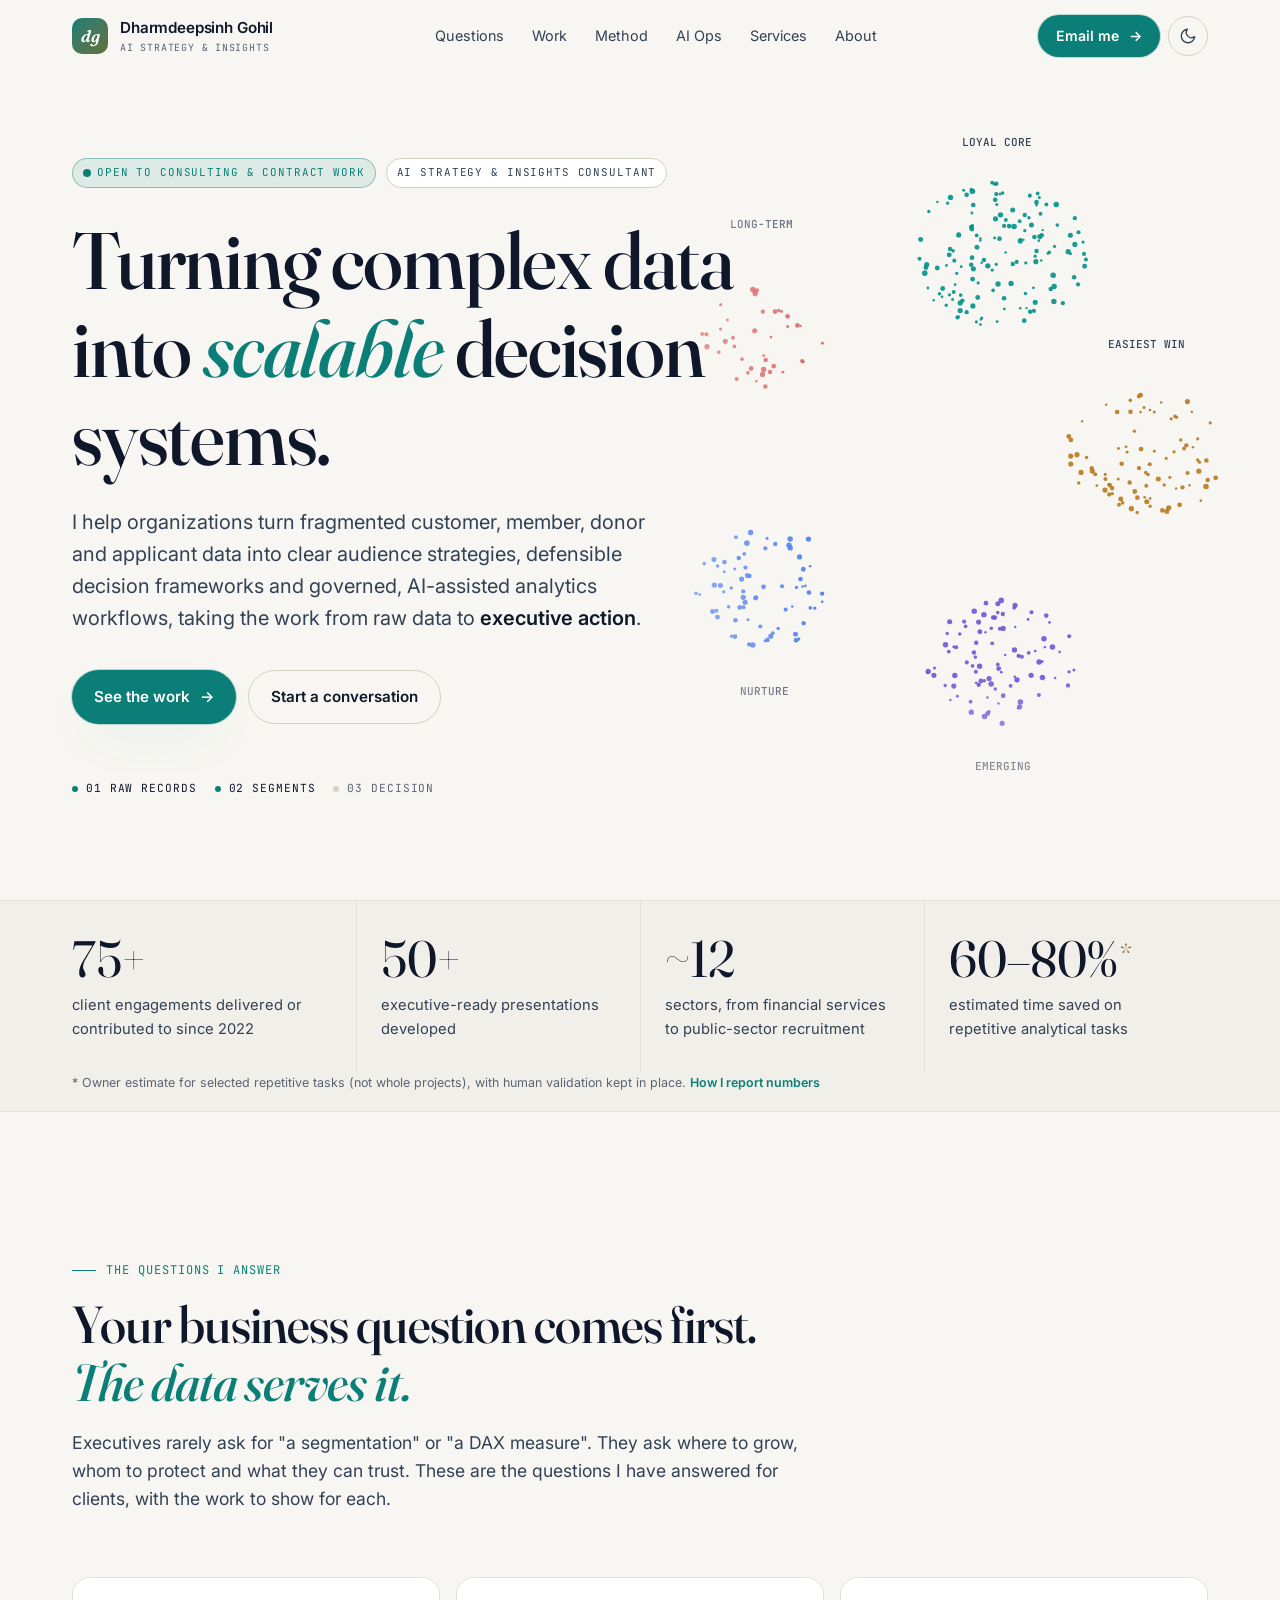
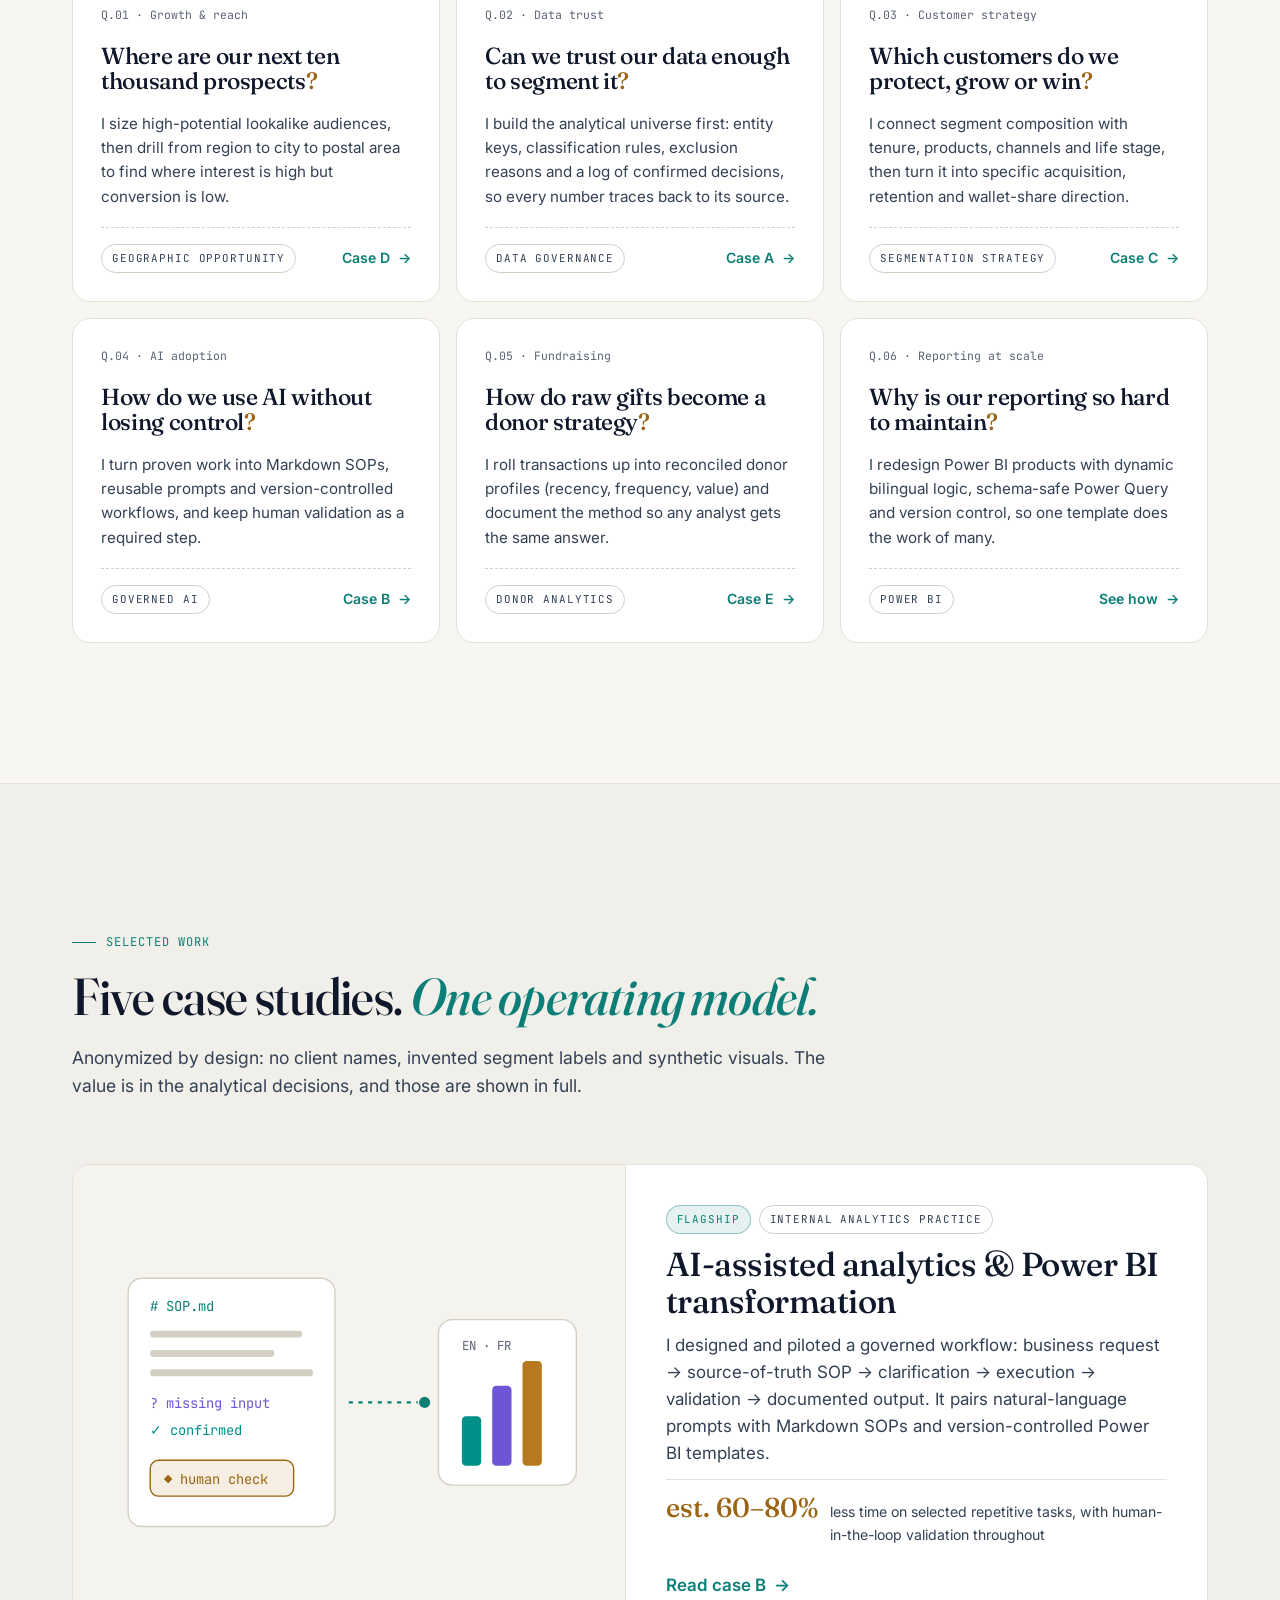
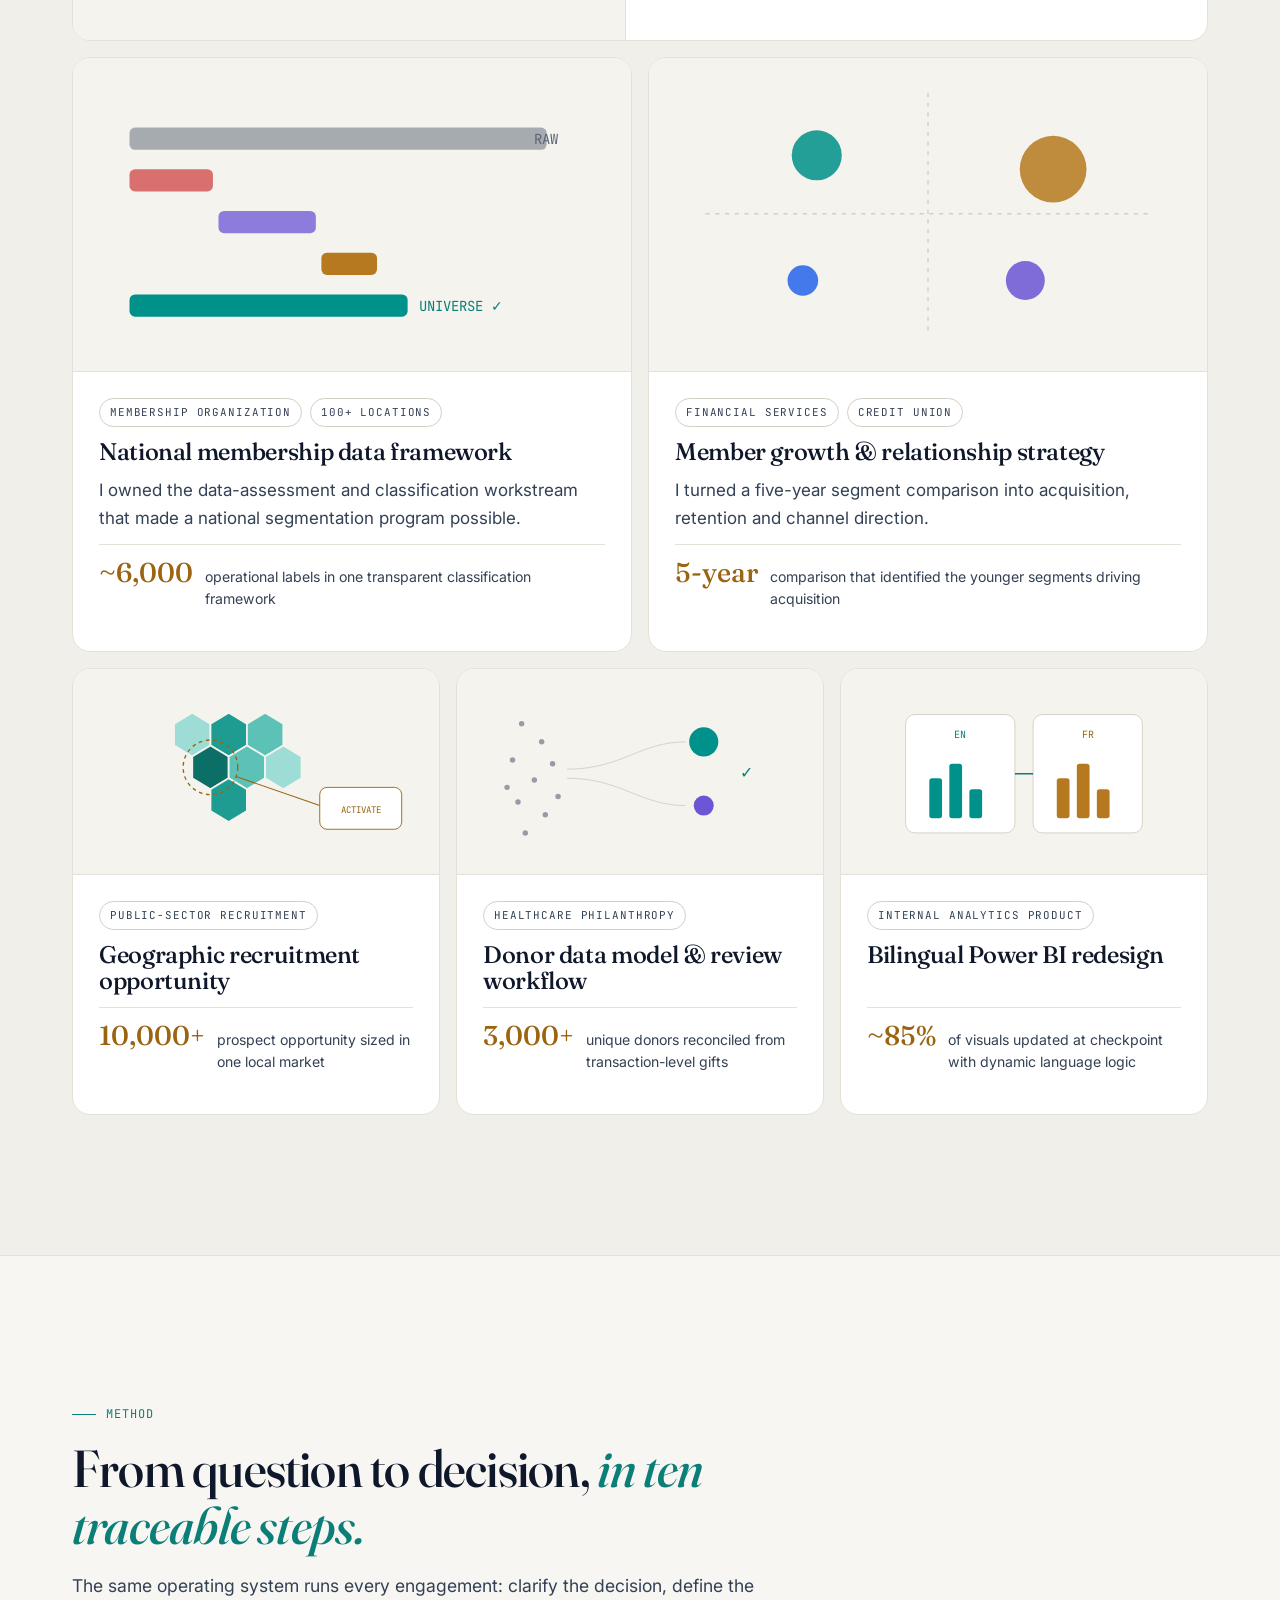
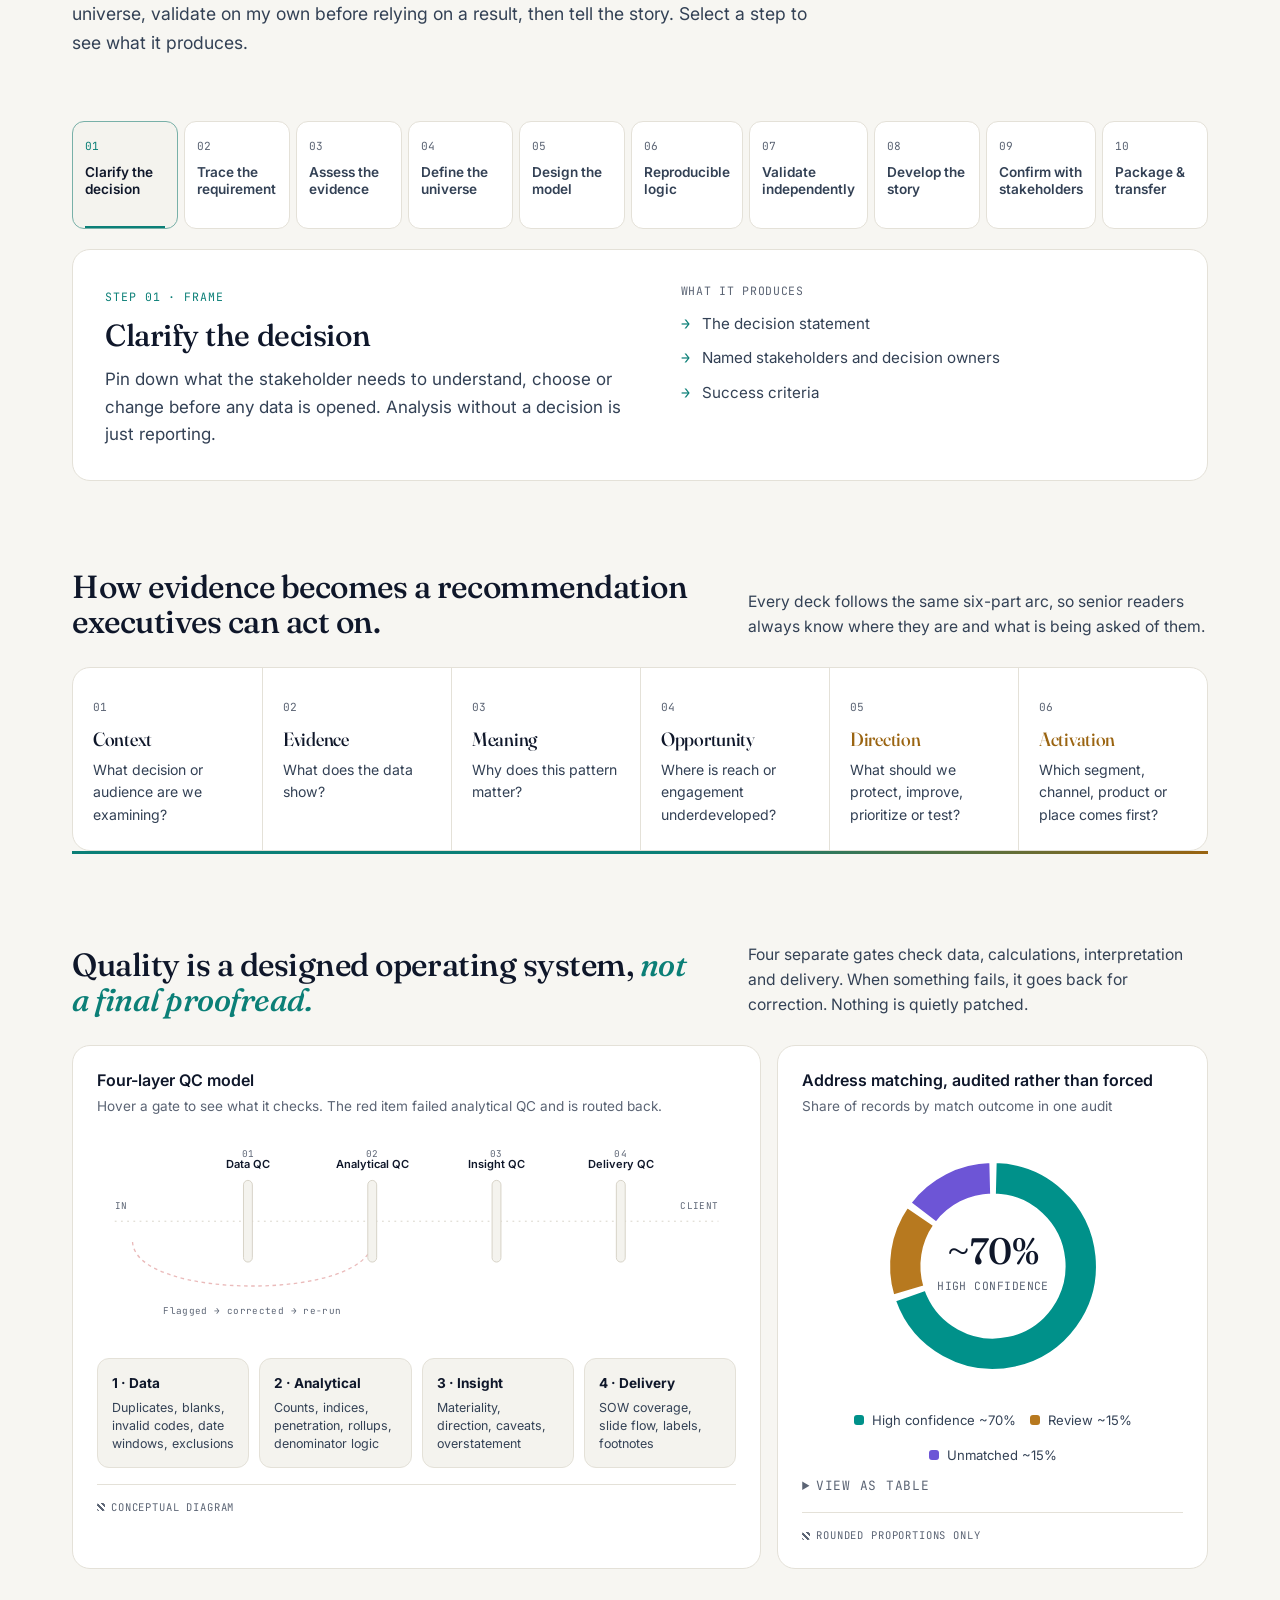
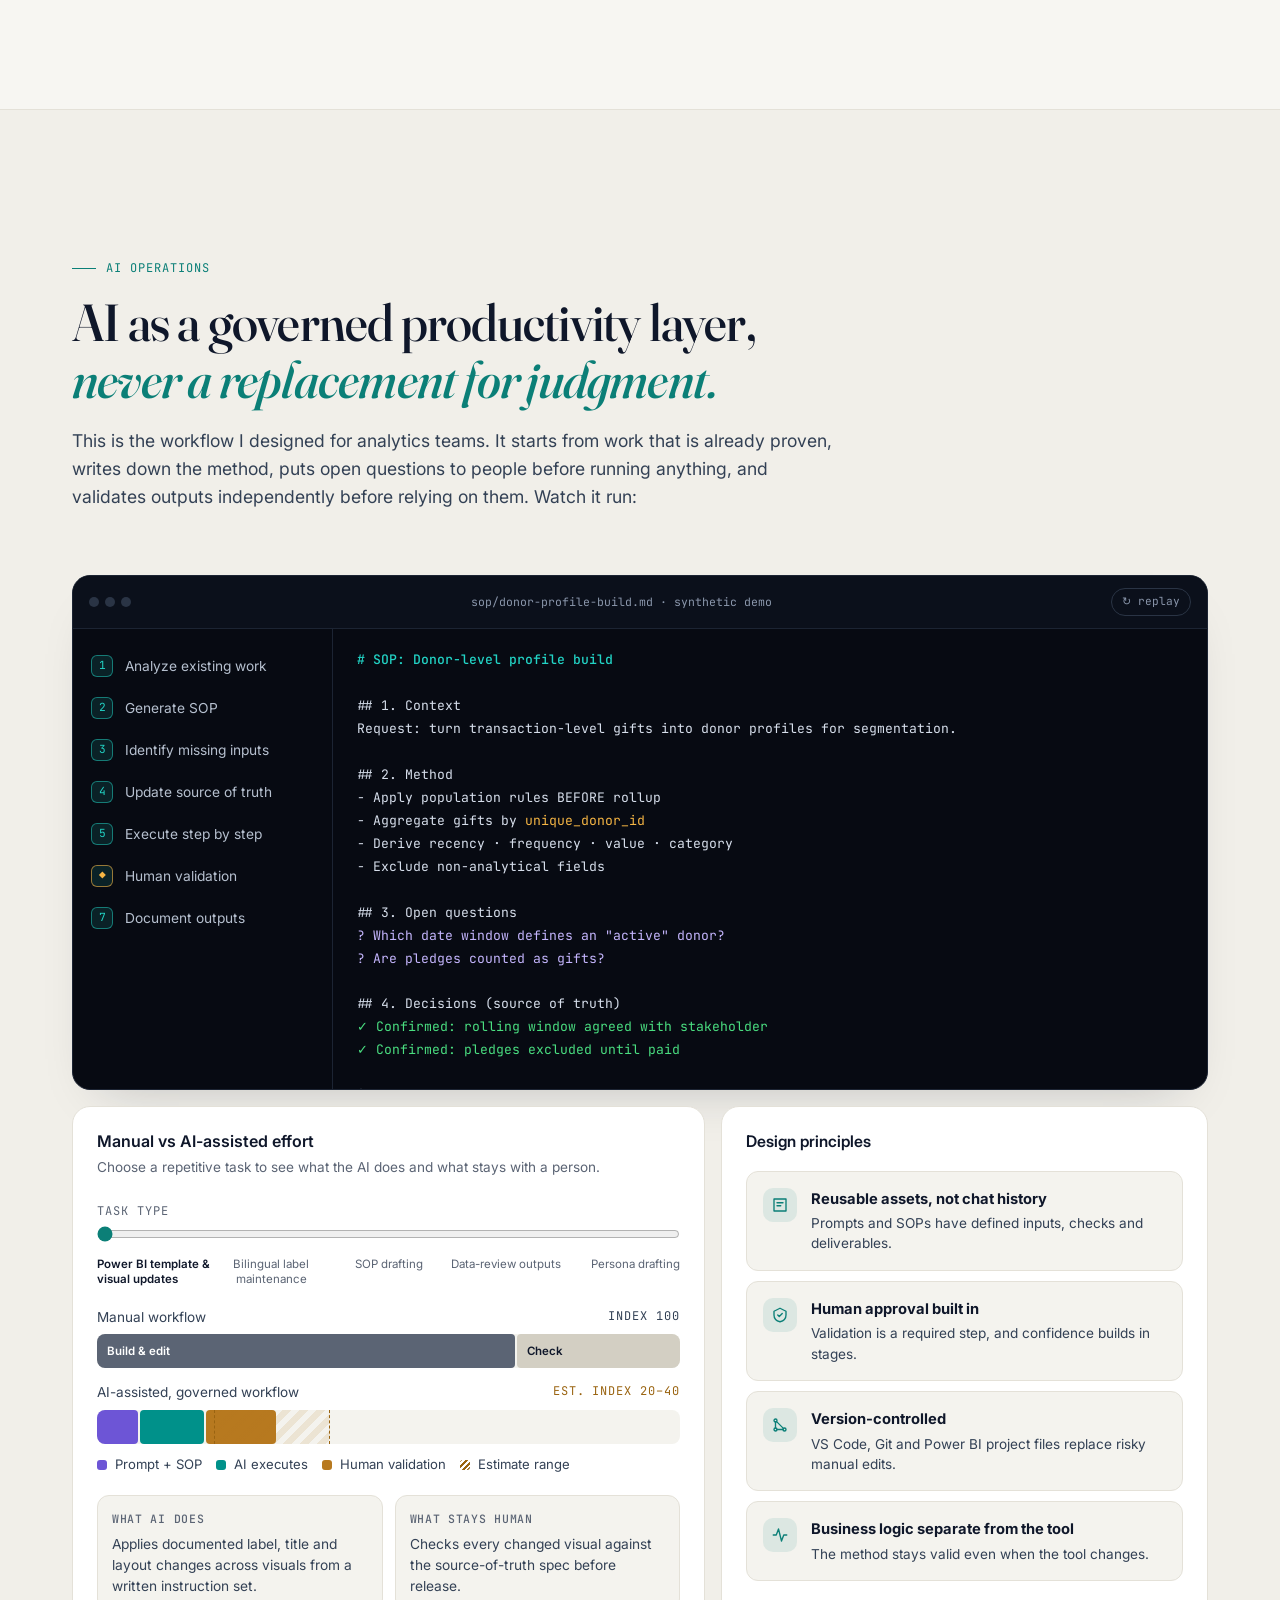
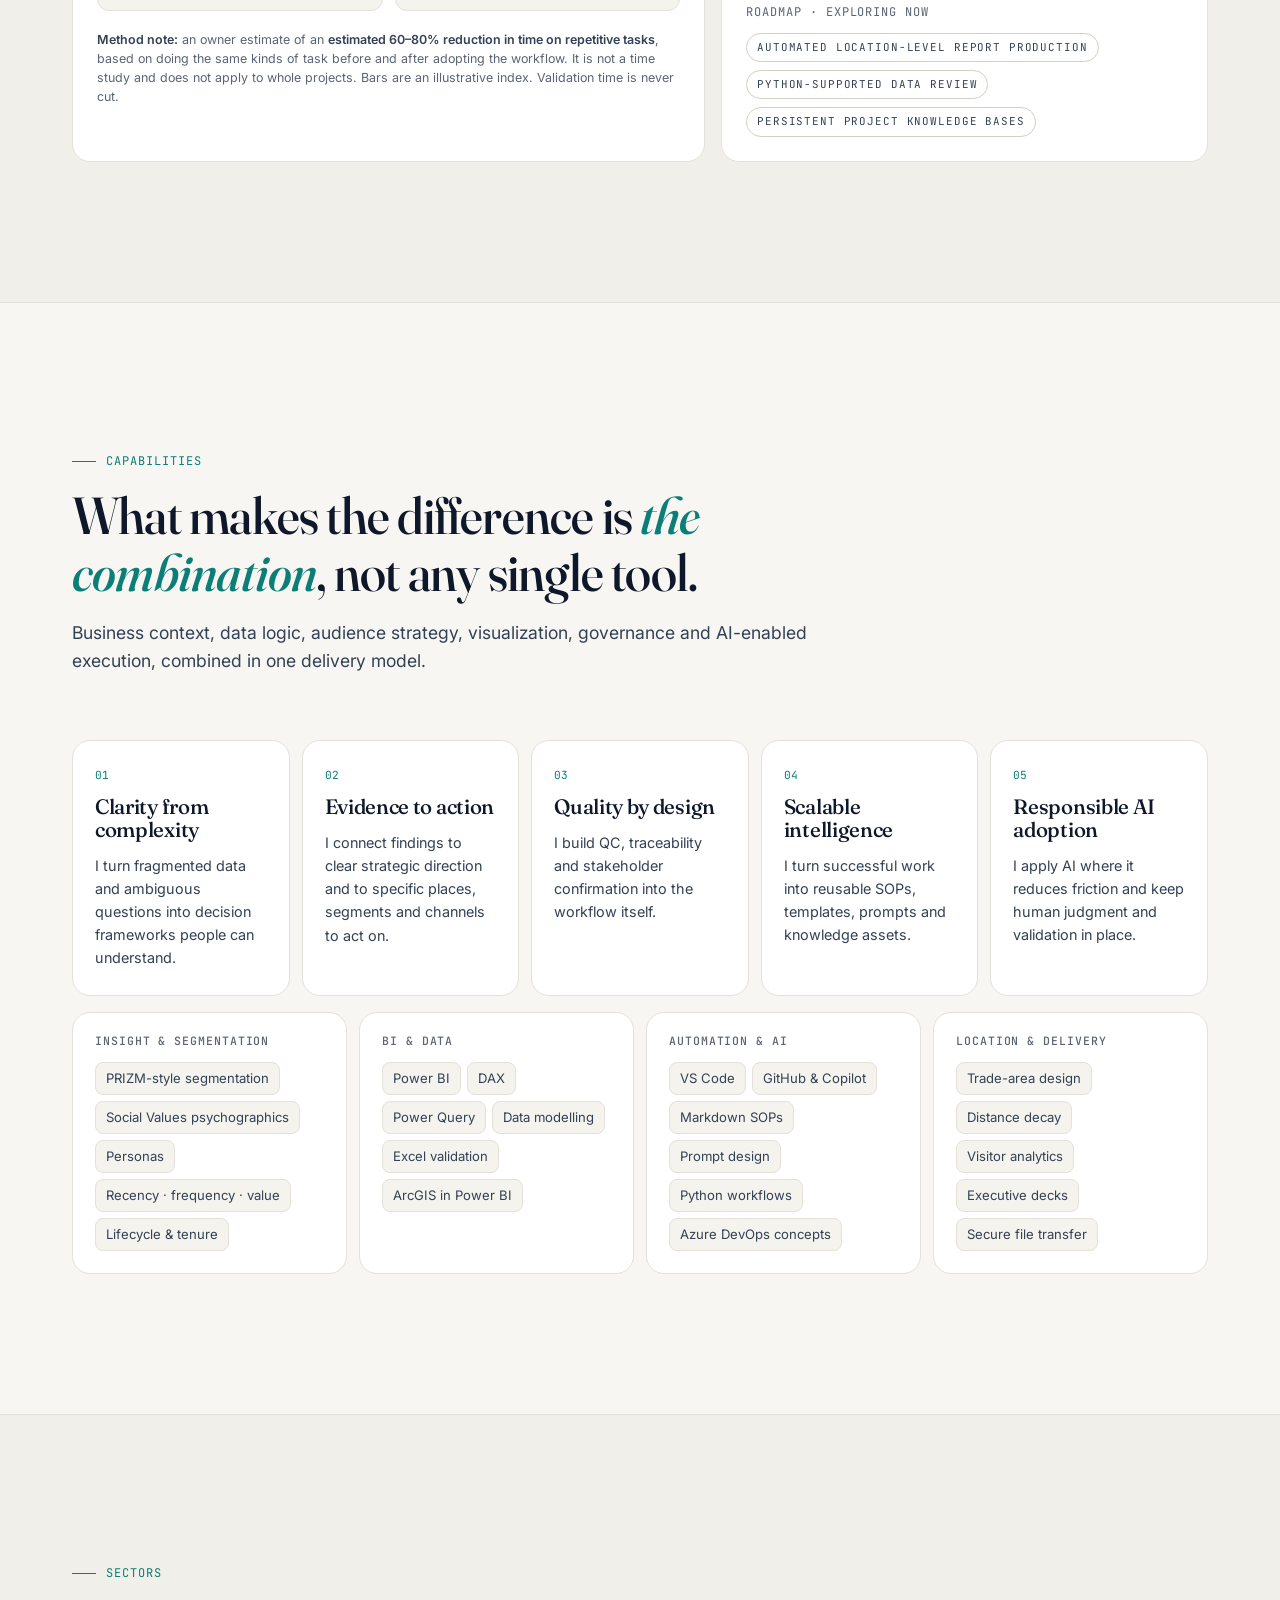
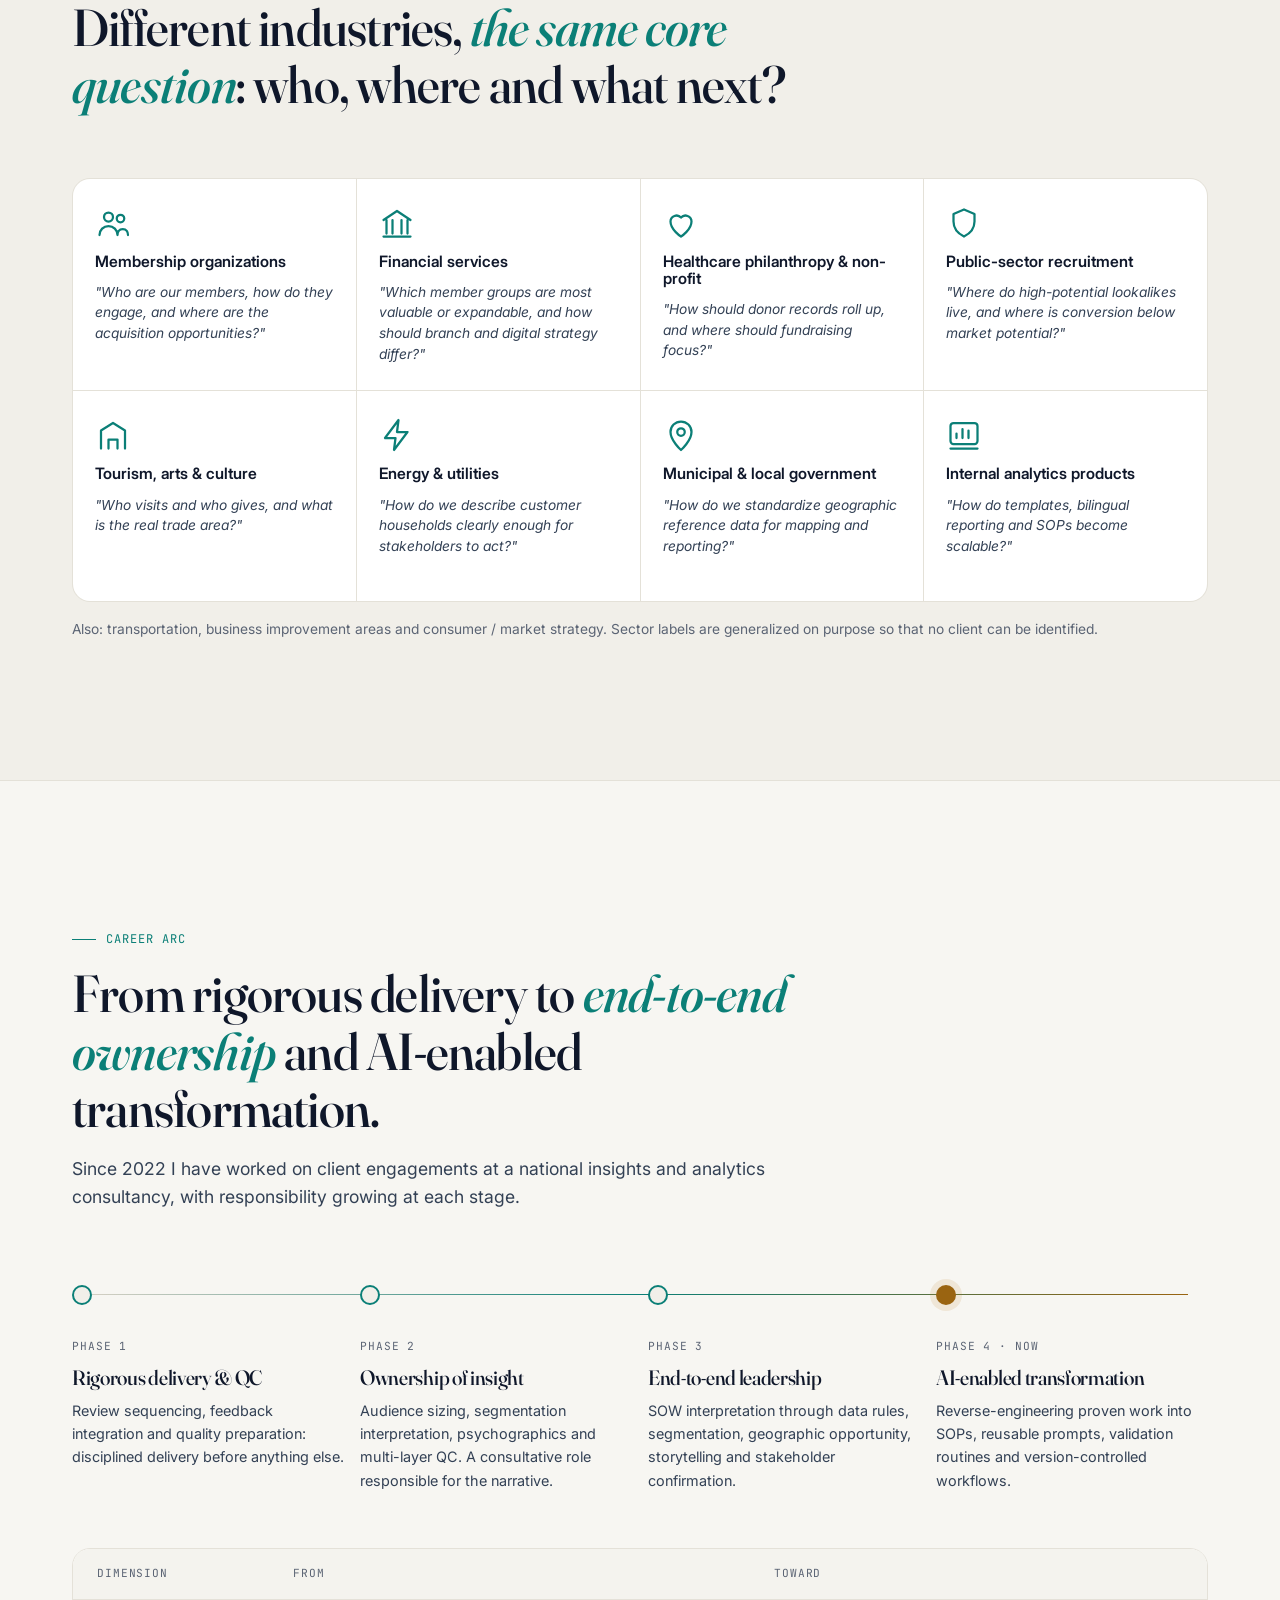
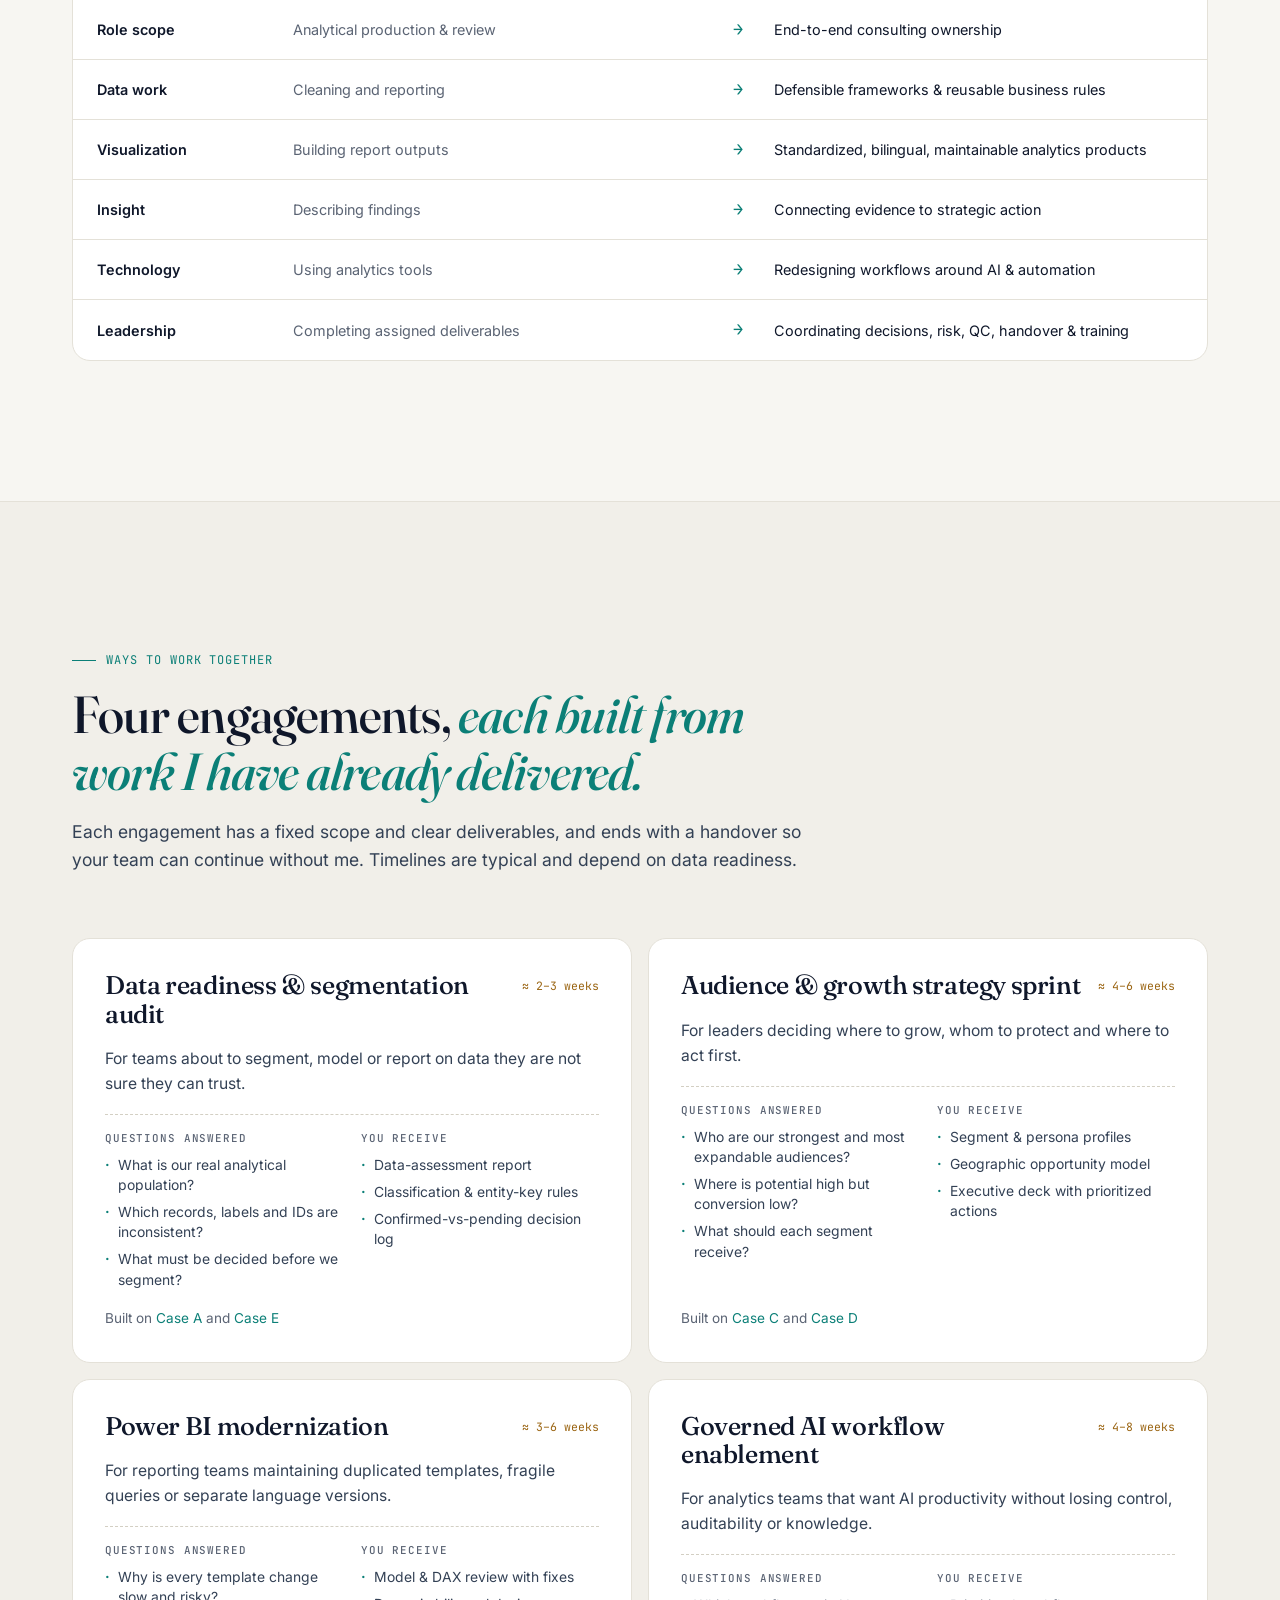
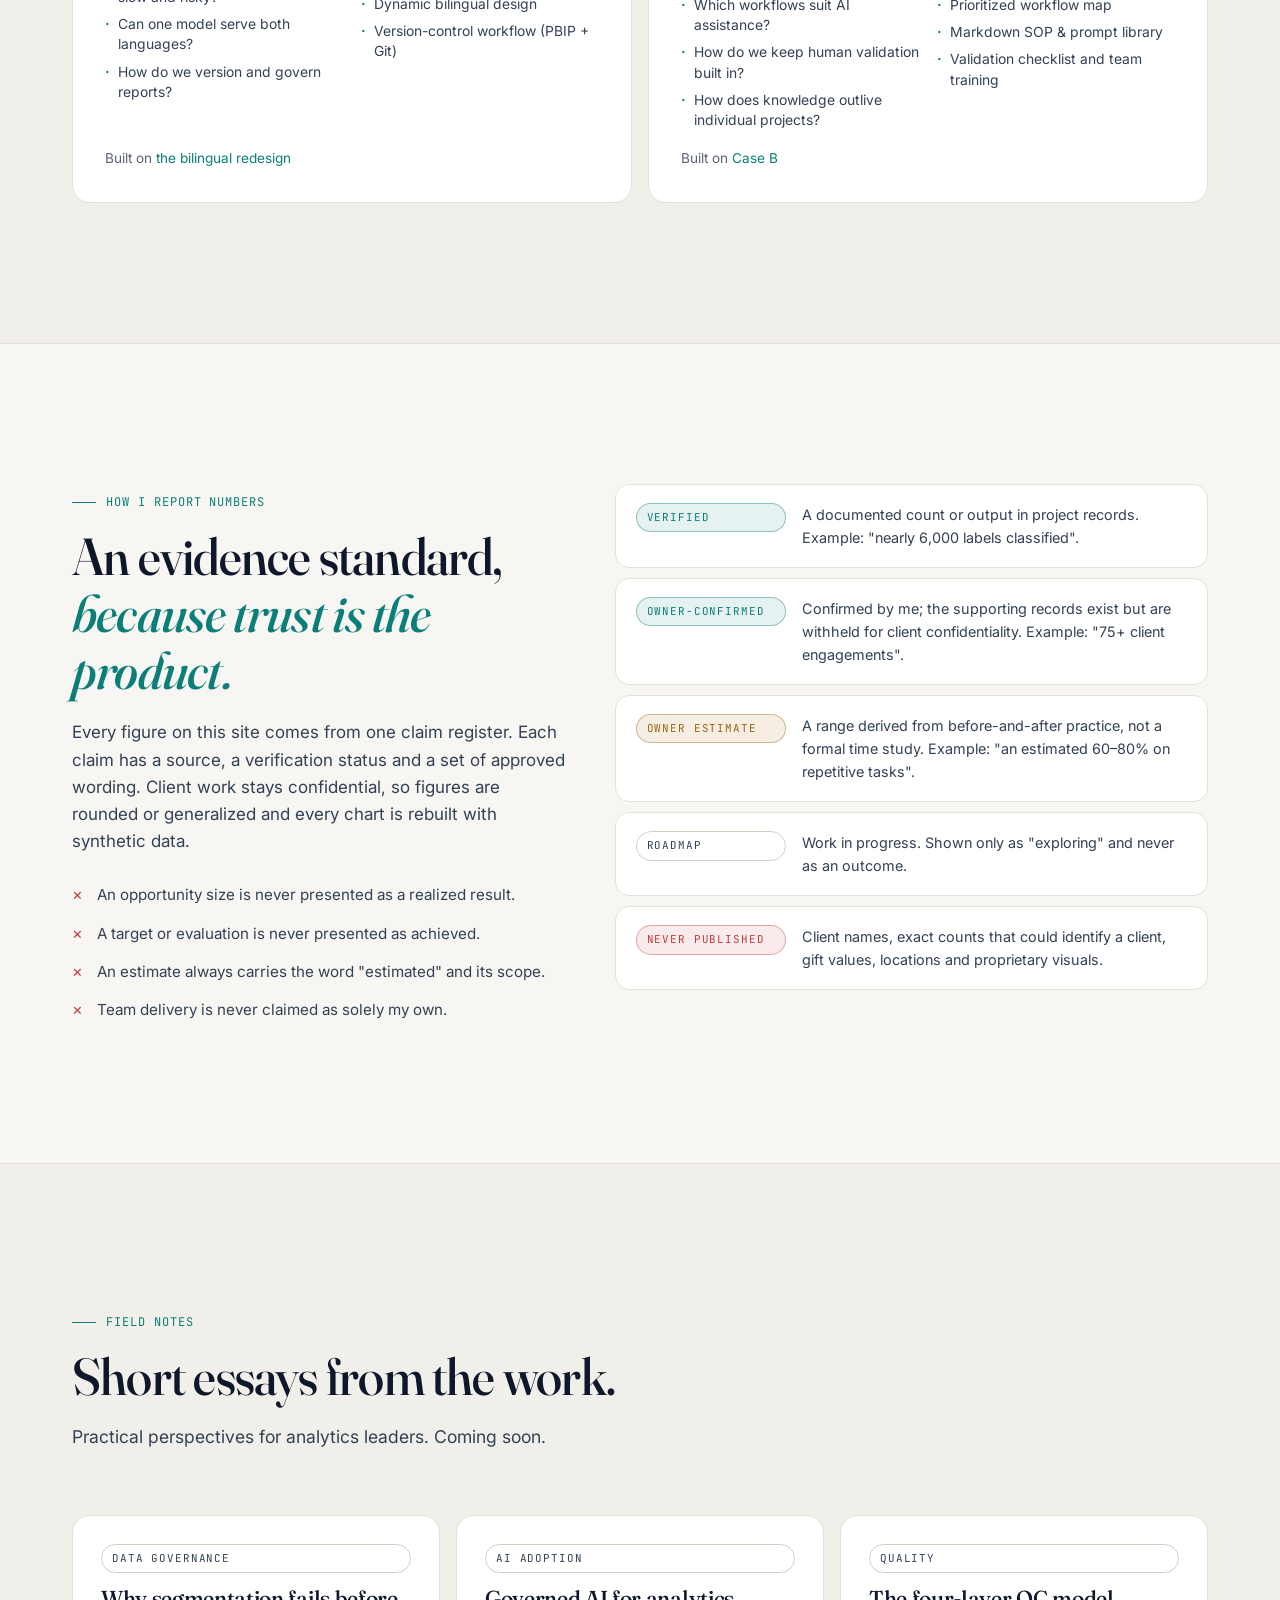
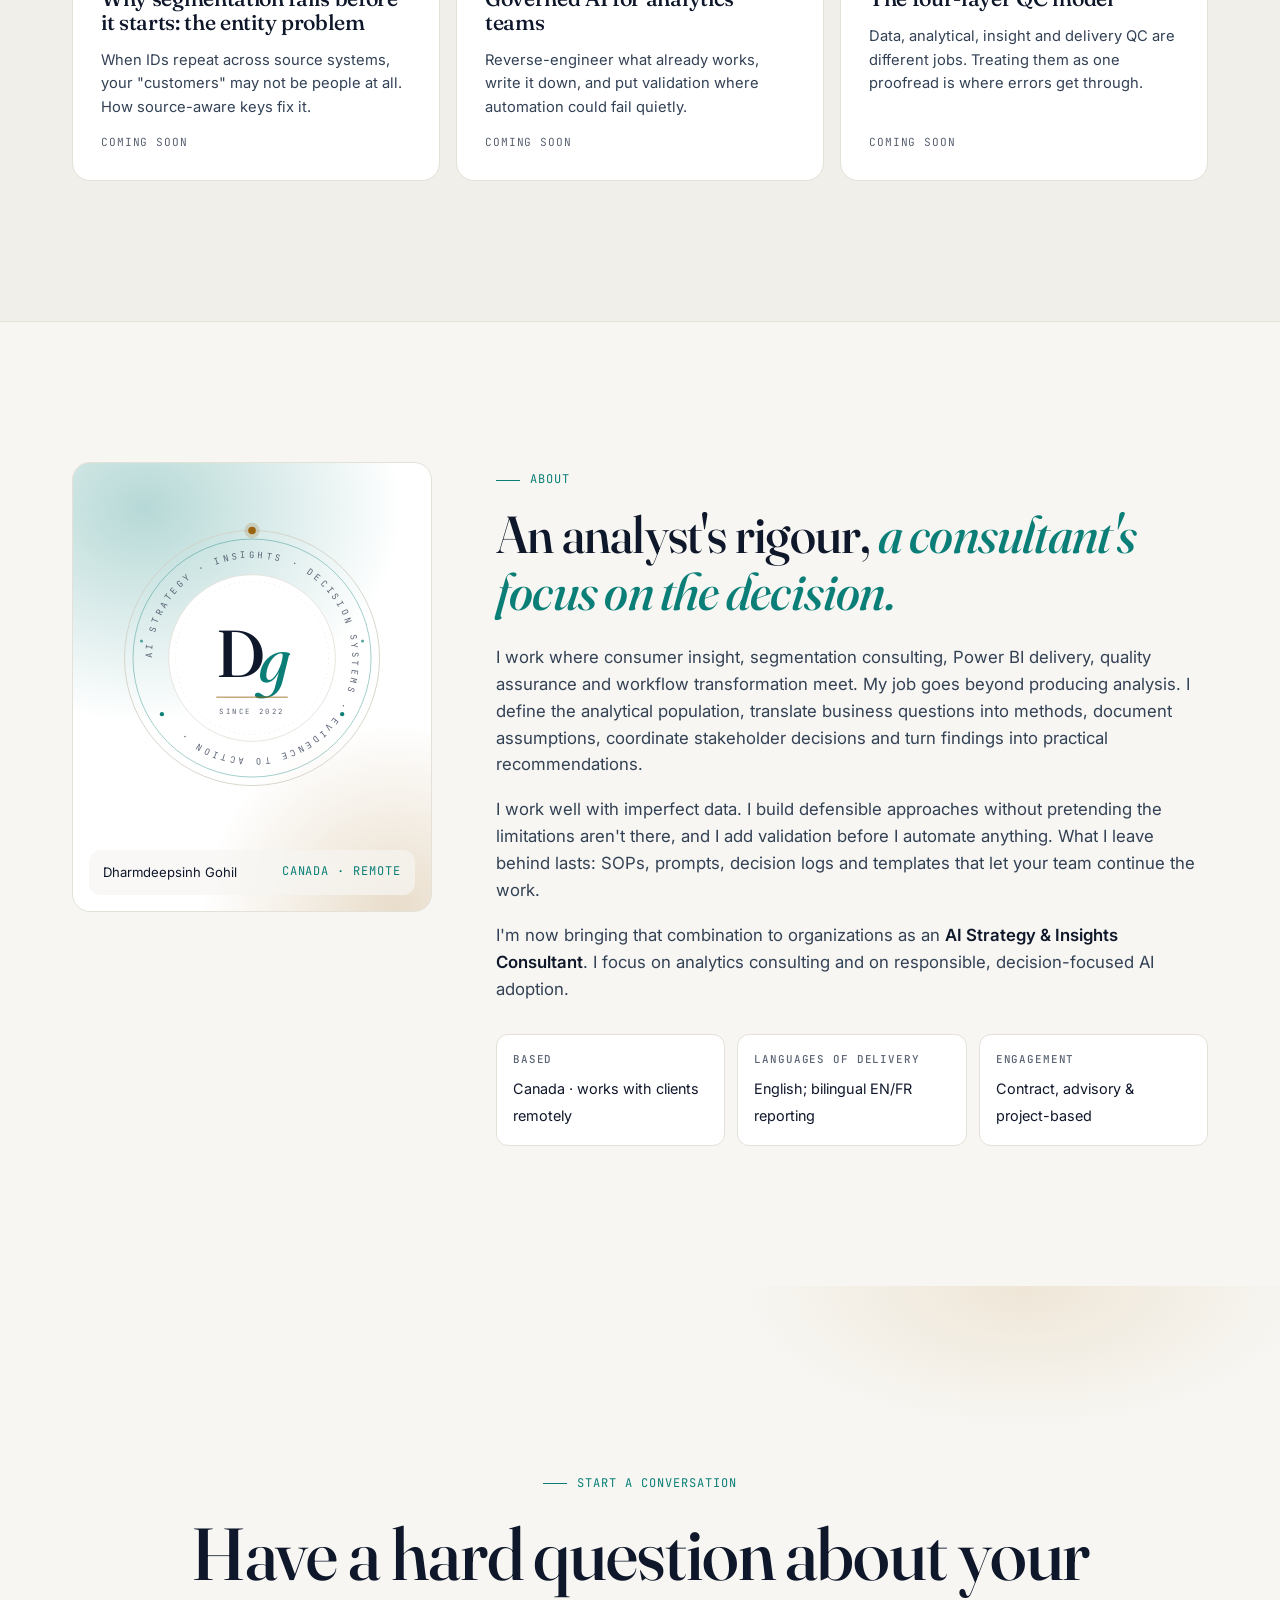
<file: index.html>
<!DOCTYPE html>
<html lang="en" class="no-js">
<head>
<meta charset="UTF-8">
<meta name="viewport" content="width=device-width, initial-scale=1">
<title>Dharmdeepsinh Gohil | AI Strategy &amp; Insights Consultant</title>
<meta name="description" content="AI Strategy & Insights Consultant. I turn fragmented customer, member, donor and applicant data into audience strategies, defensible decision frameworks and governed AI-assisted analytics workflows. 75+ client engagements.">
<meta name="author" content="Dharmdeepsinh Gohil">
<meta name="theme-color" content="#0A0E17">
<link rel="canonical" href="https://www.dharmdeepsinh-gohil.com/">
<meta property="og:type" content="website">
<meta property="og:title" content="Dharmdeepsinh Gohil | AI Strategy & Insights Consultant">
<meta property="og:description" content="Turning complex data into scalable decision systems: segmentation, audience strategy, Power BI and governed AI workflows.">
<meta property="og:image" content="https://www.dharmdeepsinh-gohil.com/assets/img/og.png">
<meta property="og:url" content="https://www.dharmdeepsinh-gohil.com/">
<meta name="twitter:card" content="summary_large_image">
<link rel="icon" href="assets/img/favicon.svg" type="image/svg+xml">
<script>
  try { var t = localStorage.getItem('theme'); if (t === 'light' || t === 'dark') document.documentElement.setAttribute('data-theme', t); } catch (e) {}
</script>
<link rel="preconnect" href="https://fonts.googleapis.com">
<link rel="preconnect" href="https://fonts.gstatic.com" crossorigin>
<link href="https://fonts.googleapis.com/css2?family=Fraunces:ital,opsz,wght@0,9..144,400;0,9..144,500;0,9..144,600;1,9..144,400;1,9..144,500&family=Inter:wght@400;500;600;700&family=JetBrains+Mono:wght@400;500&display=swap" rel="stylesheet">
<link rel="stylesheet" href="styles.css">
<script type="application/ld+json">
{
  "@context": "https://schema.org",
  "@graph": [
    {
      "@type": "Person",
      "name": "Dharmdeepsinh Gohil",
      "jobTitle": "AI Strategy & Insights Consultant",
      "url": "https://www.dharmdeepsinh-gohil.com/",
      "email": "mailto:connect.dharmdeepsinh.gohil@gmail.com",
      "sameAs": ["https://www.linkedin.com/in/dharmdeepsinh"],
      "knowsAbout": ["Customer segmentation", "Audience strategy", "Power BI", "DAX", "Data governance", "AI-assisted analytics workflows", "Geographic opportunity analysis", "Executive storytelling"]
    },
    {
      "@type": "ProfessionalService",
      "name": "Dharmdeepsinh Gohil: Insights & AI Strategy Consulting",
      "url": "https://www.dharmdeepsinh-gohil.com/",
      "areaServed": "Worldwide (remote)",
      "serviceType": ["Data readiness & segmentation audit", "Audience & growth strategy", "Power BI modernization", "Governed AI workflow enablement"]
    }
  ]
}
</script>
</head>
<body>
<a class="skip-link" href="#main">Skip to content</a>

<header class="nav">
  <div class="container nav-inner">
    <a href="#top" class="brand" aria-label="Dharmdeepsinh Gohil, home">
      <span class="brand-mark">dg</span>
      <span class="brand-name">Dharmdeepsinh Gohil<small>AI Strategy &amp; Insights</small></span>
    </a>
    <nav class="nav-links" id="navLinks" aria-label="Primary">
      <a href="#questions">Questions</a>
      <a href="#work">Work</a>
      <a href="#method">Method</a>
      <a href="#ai">AI&nbsp;Ops</a>
      <a href="#services">Services</a>
      <a href="#about">About</a>
    </nav>
    <div class="nav-actions">
      <a class="btn btn-primary nav-cta" data-email href="#contact">Email me <span class="arrow">→</span></a>
      <button class="icon-btn theme-toggle" id="themeToggle" type="button" aria-label="Toggle theme">
        <svg class="moon" viewBox="0 0 24 24" fill="none" stroke="currentColor" stroke-width="1.8" stroke-linecap="round" stroke-linejoin="round"><path d="M21 12.8A9 9 0 1 1 11.2 3a7 7 0 0 0 9.8 9.8z"/></svg>
        <svg class="sun" viewBox="0 0 24 24" fill="none" stroke="currentColor" stroke-width="1.8" stroke-linecap="round"><circle cx="12" cy="12" r="4"/><path d="M12 2v2M12 20v2M4.9 4.9l1.4 1.4M17.7 17.7l1.4 1.4M2 12h2M20 12h2M4.9 19.1l1.4-1.4M17.7 6.3l1.4-1.4"/></svg>
      </button>
      <button class="icon-btn menu-btn" id="menuBtn" type="button" aria-label="Open menu" aria-expanded="false" aria-controls="navLinks">
        <svg viewBox="0 0 24 24" fill="none" stroke="currentColor" stroke-width="1.8" stroke-linecap="round"><path d="M4 7h16M4 12h16M4 17h10"/></svg>
      </button>
    </div>
  </div>
</header>

<main id="main">

<!-- ============ HERO ============ -->
<section class="hero" id="top">
  <div class="hero-canvas-wrap" data-viz="hero-field"></div>
  <div class="container">
    <div class="hero-content">
      <div class="hero-kicker reveal">
        <span class="chip signal"><span class="status-dot" aria-hidden="true"></span>Open to consulting &amp; contract work</span>
        <span class="chip">AI Strategy &amp; Insights Consultant</span>
      </div>
      <h1 class="reveal reveal-d1">
        <span class="line">Turning complex data</span>
        <span class="line">into <em class="accent">scalable</em> decision</span>
        <span class="line">systems.</span>
      </h1>
      <p class="hero-lede reveal reveal-d2">
        I help organizations turn fragmented customer, member, donor and applicant data into clear audience strategies,
        defensible decision frameworks and governed, AI-assisted analytics workflows, taking the work from raw data to
        <strong>executive action</strong>.
      </p>
      <div class="hero-ctas reveal reveal-d3">
        <a href="#work" class="btn btn-primary">See the work <span class="arrow">→</span></a>
        <a href="#contact" class="btn btn-ghost">Start a conversation</a>
      </div>
      <div class="phase-indicator reveal reveal-d3" aria-hidden="true">
        <span data-phase="0">01 Raw records</span>
        <span data-phase="1">02 Segments</span>
        <span data-phase="2">03 Decision</span>
      </div>
    </div>
  </div>
</section>

<!-- ============ PROOF ============ -->
<section class="proof" aria-label="Career evidence at a glance">
  <div class="container">
    <div class="proof-grid">
      <div class="proof-item"><div class="proof-num"><span data-count="75" data-suffix="+">75+</span></div><div class="proof-label">client engagements delivered or contributed to since 2022</div></div>
      <div class="proof-item"><div class="proof-num"><span data-count="50" data-suffix="+">50+</span></div><div class="proof-label">executive-ready presentations developed</div></div>
      <div class="proof-item"><div class="proof-num">~<span data-count="12">12</span></div><div class="proof-label">sectors, from financial services to public-sector recruitment</div></div>
      <div class="proof-item"><div class="proof-num">60–80%<sup>*</sup></div><div class="proof-label">estimated time saved on repetitive analytical tasks</div></div>
    </div>
    <p class="proof-note">* Owner estimate for selected repetitive tasks (not whole projects), with human validation kept in place. <a class="link-arrow" href="#evidence" style="font-size:inherit">How I report numbers</a></p>
  </div>
</section>

<!-- ============ QUESTIONS ============ -->
<section class="section" id="questions">
  <div class="container">
    <div class="section-head reveal">
      <span class="eyebrow">The questions I answer</span>
      <h2>Your business question comes first. <em class="accent">The data serves it.</em></h2>
      <p>Executives rarely ask for "a segmentation" or "a DAX measure". They ask where to grow, whom to protect and what they can trust. These are the questions I have answered for clients, with the work to show for each.</p>
    </div>
    <div class="questions-grid">
      <a class="q-card reveal" href="work/geographic-recruitment.html">
        <span class="q-num">Q.01 · Growth &amp; reach</span>
        <h3>Where are our next ten thousand prospects<span class="qmark">?</span></h3>
        <p class="q-answer">I size high-potential lookalike audiences, then drill from region to city to postal area to find where interest is high but conversion is low.</p>
        <div class="q-meta"><span class="chip">Geographic opportunity</span><span class="link-arrow">Case D <span class="arrow">→</span></span></div>
      </a>
      <a class="q-card reveal reveal-d1" href="work/membership-data-framework.html">
        <span class="q-num">Q.02 · Data trust</span>
        <h3>Can we trust our data enough to segment it<span class="qmark">?</span></h3>
        <p class="q-answer">I build the analytical universe first: entity keys, classification rules, exclusion reasons and a log of confirmed decisions, so every number traces back to its source.</p>
        <div class="q-meta"><span class="chip">Data governance</span><span class="link-arrow">Case A <span class="arrow">→</span></span></div>
      </a>
      <a class="q-card reveal reveal-d2" href="work/financial-growth-strategy.html">
        <span class="q-num">Q.03 · Customer strategy</span>
        <h3>Which customers do we protect, grow or win<span class="qmark">?</span></h3>
        <p class="q-answer">I connect segment composition with tenure, products, channels and life stage, then turn it into specific acquisition, retention and wallet-share direction.</p>
        <div class="q-meta"><span class="chip">Segmentation strategy</span><span class="link-arrow">Case C <span class="arrow">→</span></span></div>
      </a>
      <a class="q-card reveal" href="work/ai-analytics-transformation.html">
        <span class="q-num">Q.04 · AI adoption</span>
        <h3>How do we use AI without losing control<span class="qmark">?</span></h3>
        <p class="q-answer">I turn proven work into Markdown SOPs, reusable prompts and version-controlled workflows, and keep human validation as a required step.</p>
        <div class="q-meta"><span class="chip">Governed AI</span><span class="link-arrow">Case B <span class="arrow">→</span></span></div>
      </a>
      <a class="q-card reveal reveal-d1" href="work/donor-data-model.html">
        <span class="q-num">Q.05 · Fundraising</span>
        <h3>How do raw gifts become a donor strategy<span class="qmark">?</span></h3>
        <p class="q-answer">I roll transactions up into reconciled donor profiles (recency, frequency, value) and document the method so any analyst gets the same answer.</p>
        <div class="q-meta"><span class="chip">Donor analytics</span><span class="link-arrow">Case E <span class="arrow">→</span></span></div>
      </a>
      <a class="q-card reveal reveal-d2" href="work/ai-analytics-transformation.html#bilingual">
        <span class="q-num">Q.06 · Reporting at scale</span>
        <h3>Why is our reporting so hard to maintain<span class="qmark">?</span></h3>
        <p class="q-answer">I redesign Power BI products with dynamic bilingual logic, schema-safe Power Query and version control, so one template does the work of many.</p>
        <div class="q-meta"><span class="chip">Power BI</span><span class="link-arrow">See how <span class="arrow">→</span></span></div>
      </a>
    </div>
  </div>
</section>

<!-- ============ WORK ============ -->
<section class="section section-alt" id="work">
  <div class="container">
    <div class="section-head reveal">
      <span class="eyebrow">Selected work</span>
      <h2>Five case studies. <em class="accent">One operating model.</em></h2>
      <p>Anonymized by design: no client names, invented segment labels and synthetic visuals. The value is in the analytical decisions, and those are shown in full.</p>
    </div>

    <div class="work-grid">
      <a class="work-card feature reveal" href="work/ai-analytics-transformation.html">
        <div class="work-visual">
          <svg class="thumb" viewBox="0 0 400 260" aria-hidden="true">
            <g font-family="JetBrains Mono, monospace" font-size="10">
              <rect x="40" y="40" width="150" height="180" rx="10" fill="var(--surface)" stroke="var(--line-strong)"/>
              <text x="56" y="64" fill="var(--signal)"># SOP.md</text>
              <rect x="56" y="78" width="110" height="5" rx="2" fill="var(--line-strong)"/>
              <rect x="56" y="92" width="90" height="5" rx="2" fill="var(--line-strong)"/>
              <rect x="56" y="106" width="118" height="5" rx="2" fill="var(--line-strong)"/>
              <text x="56" y="134" fill="var(--s3)">? missing input</text>
              <text x="56" y="154" fill="var(--s1)">✓ confirmed</text>
              <rect x="56" y="172" width="104" height="26" rx="6" fill="var(--decision-soft)" stroke="var(--decision)"/>
              <text x="66" y="189" fill="var(--decision)">◆ human check</text>
            </g>
            <g class="t-dot t-move" style="--tx:-8px">
              <path d="M200 130 H250" stroke="var(--signal)" stroke-width="1.5" stroke-dasharray="3 4"/>
              <circle cx="255" cy="130" r="4" fill="var(--signal)"/>
            </g>
            <rect x="265" y="70" width="100" height="120" rx="10" fill="var(--surface)" stroke="var(--line-strong)"/>
            <rect class="t-bar t-grow" x="282" y="140" width="14" height="36" rx="3" fill="var(--s1)"/>
            <rect class="t-bar t-grow" x="304" y="118" width="14" height="58" rx="3" fill="var(--s3)"/>
            <rect class="t-bar t-grow" x="326" y="100" width="14" height="76" rx="3" fill="var(--s2)"/>
            <text x="282" y="92" font-family="JetBrains Mono, monospace" font-size="9" fill="var(--muted)">EN · FR</text>
          </svg>
        </div>
        <div class="work-body">
          <div class="work-tags"><span class="chip signal">Flagship</span><span class="chip">Internal analytics practice</span></div>
          <h3>AI-assisted analytics &amp; Power BI transformation</h3>
          <p>I designed and piloted a governed workflow: business request → source-of-truth SOP → clarification → execution → validation → documented output. It pairs natural-language prompts with Markdown SOPs and version-controlled Power BI templates.</p>
          <div class="work-metric"><b>est. 60–80%</b><span>less time on selected repetitive tasks, with human-in-the-loop validation throughout</span></div>
          <span class="link-arrow">Read case B <span class="arrow">→</span></span>
        </div>
      </a>

      <a class="work-card reveal" href="work/membership-data-framework.html">
        <div class="work-visual">
          <svg class="thumb" viewBox="0 0 400 225" aria-hidden="true">
            <g>
              <rect x="40" y="50" width="300" height="16" rx="4" fill="var(--muted)" opacity=".5"/>
              <rect class="t-bar" x="40" y="80" width="60" height="16" rx="4" fill="var(--s4)" opacity=".75"/>
              <rect class="t-bar" x="104" y="110" width="70" height="16" rx="4" fill="var(--s3)" opacity=".75"/>
              <rect class="t-bar" x="178" y="140" width="40" height="16" rx="4" fill="var(--s2)"/>
              <rect x="40" y="170" width="200" height="16" rx="4" fill="var(--s1)"/>
              <text x="248" y="182" font-family="JetBrains Mono, monospace" font-size="10" fill="var(--signal)">UNIVERSE ✓</text>
              <text x="348" y="62" font-family="JetBrains Mono, monospace" font-size="10" fill="var(--muted)" text-anchor="end">RAW</text>
            </g>
          </svg>
        </div>
        <div class="work-body">
          <div class="work-tags"><span class="chip">Membership organization</span><span class="chip">100+ locations</span></div>
          <h3>National membership data framework</h3>
          <p>I owned the data-assessment and classification workstream that made a national segmentation program possible.</p>
          <div class="work-metric"><b>~6,000</b><span>operational labels in one transparent classification framework</span></div>
        </div>
      </a>

      <a class="work-card reveal reveal-d1" href="work/financial-growth-strategy.html">
        <div class="work-visual">
          <svg class="thumb" viewBox="0 0 400 225" aria-hidden="true">
            <line x1="200" y1="25" x2="200" y2="200" stroke="var(--line-strong)" stroke-dasharray="3 4"/>
            <line x1="40" y1="112" x2="360" y2="112" stroke="var(--line-strong)" stroke-dasharray="3 4"/>
            <circle class="t-dot t-move" style="--tx:10px;--ty:-8px" cx="120" cy="70" r="18" fill="var(--s1)" opacity=".85"/>
            <circle class="t-dot t-move" style="--tx:-6px;--ty:-10px" cx="290" cy="80" r="24" fill="var(--s2)" opacity=".85"/>
            <circle class="t-dot t-move" style="--tx:8px;--ty:6px" cx="270" cy="160" r="14" fill="var(--s3)" opacity=".85"/>
            <circle class="t-dot" cx="110" cy="160" r="11" fill="var(--s5)" opacity=".85"/>
          </svg>
        </div>
        <div class="work-body">
          <div class="work-tags"><span class="chip">Financial services</span><span class="chip">Credit union</span></div>
          <h3>Member growth &amp; relationship strategy</h3>
          <p>I turned a five-year segment comparison into acquisition, retention and channel direction.</p>
          <div class="work-metric"><b>5-year</b><span>comparison that identified the younger segments driving acquisition</span></div>
        </div>
      </a>

      <a class="work-card third reveal" href="work/geographic-recruitment.html">
        <div class="work-visual">
          <svg class="thumb" viewBox="0 0 400 225" aria-hidden="true">
            <g stroke="var(--surface-2)" stroke-width="2">
              <polygon points="110,60 130,48 150,60 150,84 130,96 110,84" fill="var(--q2)"/>
              <polygon points="150,60 170,48 190,60 190,84 170,96 150,84" fill="var(--q4)"/>
              <polygon points="190,60 210,48 230,60 230,84 210,96 190,84" fill="var(--q3)"/>
              <polygon points="130,96 150,84 170,96 170,120 150,132 130,120" fill="var(--q5)"/>
              <polygon points="170,96 190,84 210,96 210,120 190,132 170,120" fill="var(--q3)"/>
              <polygon points="210,96 230,84 250,96 250,120 230,132 210,120" fill="var(--q2)"/>
              <polygon points="150,132 170,120 190,132 190,156 170,168 150,156" fill="var(--q4)"/>
            </g>
            <circle class="t-dot" cx="150" cy="108" r="30" fill="none" stroke="var(--decision)" stroke-width="1.5" stroke-dasharray="4 4"/>
            <path d="M178 118 L270 150" stroke="var(--decision)" stroke-width="1.2"/>
            <rect x="270" y="130" width="90" height="46" rx="8" fill="var(--surface)" stroke="var(--decision)"/>
            <text x="315" y="158" text-anchor="middle" font-family="JetBrains Mono, monospace" font-size="10" fill="var(--decision)">ACTIVATE</text>
          </svg>
        </div>
        <div class="work-body">
          <div class="work-tags"><span class="chip">Public-sector recruitment</span></div>
          <h3>Geographic recruitment opportunity</h3>
          <div class="work-metric"><b>10,000+</b><span>prospect opportunity sized in one local market</span></div>
        </div>
      </a>

      <a class="work-card third reveal reveal-d1" href="work/donor-data-model.html">
        <div class="work-visual">
          <svg class="thumb" viewBox="0 0 400 225" aria-hidden="true">
            <g fill="var(--muted)" opacity=".6">
              <circle cx="70" cy="60" r="3"/><circle cx="92" cy="80" r="3"/><circle cx="60" cy="100" r="3"/><circle cx="84" cy="122" r="3"/><circle cx="66" cy="146" r="3"/><circle cx="96" cy="160" r="3"/><circle cx="74" cy="180" r="3"/><circle cx="104" cy="104" r="3"/><circle cx="110" cy="140" r="3"/><circle cx="54" cy="130" r="3"/>
            </g>
            <path d="M120 110 C 180 110, 200 80, 250 80 M120 120 C 180 120, 200 150, 250 150" fill="none" stroke="var(--line-strong)"/>
            <circle class="t-dot" cx="270" cy="80" r="16" fill="var(--s1)"/>
            <circle class="t-dot" cx="270" cy="150" r="11" fill="var(--s3)"/>
            <text x="310" y="120" font-family="JetBrains Mono, monospace" font-size="18" fill="var(--signal)">✓</text>
          </svg>
        </div>
        <div class="work-body">
          <div class="work-tags"><span class="chip">Healthcare philanthropy</span></div>
          <h3>Donor data model &amp; review workflow</h3>
          <div class="work-metric"><b>3,000+</b><span>unique donors reconciled from transaction-level gifts</span></div>
        </div>
      </a>

      <a class="work-card third reveal reveal-d2" href="work/ai-analytics-transformation.html#bilingual">
        <div class="work-visual">
          <svg class="thumb" viewBox="0 0 400 225" aria-hidden="true">
            <rect x="70" y="50" width="120" height="130" rx="10" fill="var(--surface)" stroke="var(--line-strong)"/>
            <rect x="210" y="50" width="120" height="130" rx="10" fill="var(--surface)" stroke="var(--line-strong)"/>
            <text x="130" y="76" text-anchor="middle" font-family="JetBrains Mono, monospace" font-size="11" fill="var(--signal)">EN</text>
            <text x="270" y="76" text-anchor="middle" font-family="JetBrains Mono, monospace" font-size="11" fill="var(--decision)">FR</text>
            <rect class="t-bar t-grow" x="96" y="120" width="14" height="44" rx="3" fill="var(--s1)"/><rect class="t-bar t-grow" x="118" y="104" width="14" height="60" rx="3" fill="var(--s1)"/><rect class="t-bar t-grow" x="140" y="132" width="14" height="32" rx="3" fill="var(--s1)"/>
            <rect class="t-bar t-grow" x="236" y="120" width="14" height="44" rx="3" fill="var(--s2)"/><rect class="t-bar t-grow" x="258" y="104" width="14" height="60" rx="3" fill="var(--s2)"/><rect class="t-bar t-grow" x="280" y="132" width="14" height="32" rx="3" fill="var(--s2)"/>
            <path d="M190 115 H210" stroke="var(--signal)" stroke-width="1.5"/>
          </svg>
        </div>
        <div class="work-body">
          <div class="work-tags"><span class="chip">Internal analytics product</span></div>
          <h3>Bilingual Power BI redesign</h3>
          <div class="work-metric"><b>~85%</b><span>of visuals updated at checkpoint with dynamic language logic</span></div>
        </div>
      </a>
    </div>
  </div>
</section>

<!-- ============ METHOD ============ -->
<section class="section" id="method">
  <div class="container">
    <div class="section-head reveal">
      <span class="eyebrow">Method</span>
      <h2>From question to decision, <em class="accent">in ten traceable steps.</em></h2>
      <p>The same operating system runs every engagement: clarify the decision, define the universe, validate on my own before relying on a result, then tell the story. Select a step to see what it produces.</p>
    </div>

    <div class="method-rail reveal" role="tablist" aria-label="Methodology steps">
      <button class="method-step" role="tab" id="ms-0" aria-controls="methodPanel"><span class="n">01</span><span class="t">Clarify the decision</span></button>
      <button class="method-step" role="tab" id="ms-1" aria-controls="methodPanel"><span class="n">02</span><span class="t">Trace the requirement</span></button>
      <button class="method-step" role="tab" id="ms-2" aria-controls="methodPanel"><span class="n">03</span><span class="t">Assess the evidence</span></button>
      <button class="method-step" role="tab" id="ms-3" aria-controls="methodPanel"><span class="n">04</span><span class="t">Define the universe</span></button>
      <button class="method-step" role="tab" id="ms-4" aria-controls="methodPanel"><span class="n">05</span><span class="t">Design the model</span></button>
      <button class="method-step" role="tab" id="ms-5" aria-controls="methodPanel"><span class="n">06</span><span class="t">Reproducible logic</span></button>
      <button class="method-step" role="tab" id="ms-6" aria-controls="methodPanel"><span class="n">07</span><span class="t">Validate independently</span></button>
      <button class="method-step group-decide" role="tab" id="ms-7" aria-controls="methodPanel"><span class="n">08</span><span class="t">Develop the story</span></button>
      <button class="method-step group-decide" role="tab" id="ms-8" aria-controls="methodPanel"><span class="n">09</span><span class="t">Confirm with stakeholders</span></button>
      <button class="method-step group-decide" role="tab" id="ms-9" aria-controls="methodPanel"><span class="n">10</span><span class="t">Package &amp; transfer</span></button>
    </div>
    <div class="method-panel reveal" id="methodPanel" role="tabpanel" aria-live="polite"></div>
    <script type="application/json" id="method-data">
    [
      {"phase":"Frame","title":"Clarify the decision","body":"Pin down what the stakeholder needs to understand, choose or change before any data is opened. Analysis without a decision is just reporting.","outputs":["The decision statement","Named stakeholders and decision owners","Success criteria"]},
      {"phase":"Frame","title":"Trace the requirement","body":"Map the decision to the SOW, business question, project objective or stakeholder request. The SOW is treated as a scope control, not background reading.","outputs":["Question-to-deliverable map","Explicit scope boundaries","Early risk flags"]},
      {"phase":"Evidence","title":"Assess the evidence","body":"Review source files, metadata, record structures, known limitations and missing information, and surface the issues that need a stakeholder decision.","outputs":["Data-assessment document","Open-questions list","Source-coverage summary"]},
      {"phase":"Evidence","title":"Define the analytical universe","body":"Set inclusion, exclusion, time-period, geography, entity and source-of-truth rules. Separate operational records from analytical entities.","outputs":["Population rules","Exclusion reasons, recorded rather than silently dropped","Entity and key definitions"]},
      {"phase":"Build","title":"Design the analytical model","body":"Select units of analysis, rollups, cohorts, profiles, comparison groups and validation metrics that answer the decision.","outputs":["Model design","Comparison basis","Metric definitions"]},
      {"phase":"Build","title":"Create reproducible logic","body":"Document classifications, calculations, assumptions, dependencies and exception handling so another analyst can follow every rollup.","outputs":["Classification logic","Calculation notes","Assumption register"]},
      {"phase":"Build","title":"Validate independently","body":"Recreate distributions, spot-check records and compare outputs across tools. Automated outputs are trusted only after an independent check.","outputs":["Reconciliation tables","Spot-check log","Cross-tool comparison"]},
      {"phase":"Decide","title":"Develop the story","body":"Move from finding to meaning, implication, opportunity and action: context, evidence, meaning, opportunity, direction and activation.","outputs":["Takeaway headlines","Executive narrative","Speaker notes"]},
      {"phase":"Decide","title":"Confirm with stakeholders","body":"Separate confirmed decisions from assumptions and unresolved items, so nothing becomes a hidden assumption.","outputs":["Confirmed-vs-pending decision log","Client choices required","Updated source of truth"]},
      {"phase":"Decide","title":"Package & transfer","body":"Produce executive-ready outputs plus the SOPs, logs and knowledge-transfer materials that let the work continue without me.","outputs":["Executive deck & full report","SOPs and handover notes","Secure delivery and data deletion"]}
    ]
    </script>

    <div class="subhead reveal">
      <h3>How evidence becomes a recommendation executives can act on.</h3>
      <p>Every deck follows the same six-part arc, so senior readers always know where they are and what is being asked of them.</p>
    </div>
    <div class="reveal">
      <div class="story-arc">
        <div class="arc-step"><span class="n">01</span><h4>Context</h4><p>What decision or audience are we examining?</p></div>
        <div class="arc-step"><span class="n">02</span><h4>Evidence</h4><p>What does the data show?</p></div>
        <div class="arc-step"><span class="n">03</span><h4>Meaning</h4><p>Why does this pattern matter?</p></div>
        <div class="arc-step"><span class="n">04</span><h4>Opportunity</h4><p>Where is reach or engagement underdeveloped?</p></div>
        <div class="arc-step"><span class="n">05</span><h4>Direction</h4><p>What should we protect, improve, prioritize or test?</p></div>
        <div class="arc-step"><span class="n">06</span><h4>Activation</h4><p>Which segment, channel, product or place comes first?</p></div>
      </div>
      <div class="arc-bar" aria-hidden="true"></div>
    </div>

    <div class="subhead reveal">
      <h3>Quality is a designed operating system, <em class="accent">not a final proofread.</em></h3>
      <p>Four separate gates check data, calculations, interpretation and delivery. When something fails, it goes back for correction. Nothing is quietly patched.</p>
    </div>
    <div class="qc-layout">
      <figure class="viz-card reveal">
        <div class="viz-head">
          <div><figcaption class="viz-title">Four-layer QC model</figcaption><p class="viz-sub">Hover a gate to see what it checks. The red item failed analytical QC and is routed back.</p></div>
        </div>
        <div class="viz-body" data-viz="qc-gates"></div>
        <div class="qc-list">
          <div><b>1 · Data</b><p>Duplicates, blanks, invalid codes, date windows, exclusions</p></div>
          <div><b>2 · Analytical</b><p>Counts, indices, penetration, rollups, denominator logic</p></div>
          <div><b>3 · Insight</b><p>Materiality, direction, caveats, overstatement</p></div>
          <div><b>4 · Delivery</b><p>SOW coverage, slide flow, labels, footnotes</p></div>
        </div>
        <div class="viz-foot"><span class="synthetic-badge">Conceptual diagram</span></div>
      </figure>
      <figure class="viz-card reveal reveal-d1">
        <div class="viz-head">
          <div><figcaption class="viz-title">Address matching, audited rather than forced</figcaption><p class="viz-sub">Share of records by match outcome in one audit</p></div>
        </div>
        <div class="viz-body" data-viz="match-donut"></div>
        <div class="legend" style="justify-content:center;margin-top:14px">
          <span><i style="background:var(--s1)"></i>High confidence ~70%</span>
          <span><i style="background:var(--s2)"></i>Review ~15%</span>
          <span><i style="background:var(--s3)"></i>Unmatched ~15%</span>
        </div>
        <details class="viz-table"><summary>View as table</summary>
          <table><thead><tr><th>Outcome</th><th>Share (rounded)</th></tr></thead>
          <tbody><tr><td>High-confidence match</td><td>~70%</td></tr><tr><td>Routed to review</td><td>~15%</td></tr><tr><td>Left unmatched</td><td>~15%</td></tr></tbody></table>
        </details>
        <div class="viz-foot"><span class="synthetic-badge">Rounded proportions only</span></div>
      </figure>
    </div>
  </div>
</section>

<!-- ============ AI OPS ============ -->
<section class="section section-alt" id="ai">
  <div class="container">
    <div class="section-head reveal">
      <span class="eyebrow">AI operations</span>
      <h2>AI as a governed productivity layer, <em class="accent">never a replacement for judgment.</em></h2>
      <p>This is the workflow I designed for analytics teams. It starts from work that is already proven, writes down the method, puts open questions to people before running anything, and validates outputs independently before relying on them. Watch it run:</p>
    </div>

    <div class="ai-grid">
      <div class="terminal reveal" data-viz="sop-terminal" aria-label="Animated demonstration of an AI-assisted SOP workflow with a human approval step">
        <div class="term-bar">
          <div class="term-dots" aria-hidden="true"><i></i><i></i><i></i></div>
          <span class="term-file">sop/donor-profile-build.md · synthetic demo</span>
          <button class="term-replay" type="button">↻ replay</button>
        </div>
        <div class="term-body">
          <ol class="term-steps"></ol>
          <div class="term-code" aria-live="off"></div>
        </div>
      </div>

      <div class="ai-row">
        <figure class="viz-card reveal">
          <div class="viz-head">
            <div><figcaption class="viz-title">Manual vs AI-assisted effort</figcaption><p class="viz-sub">Choose a repetitive task to see what the AI does and what stays with a person.</p></div>
          </div>
          <div class="viz-body" data-viz="effort-slider"></div>
        </figure>
        <div class="viz-card reveal reveal-d1">
          <div class="viz-head"><div><h3 class="viz-title">Design principles</h3></div></div>
          <div class="principles">
            <div class="principle"><span class="ic"><svg viewBox="0 0 24 24" fill="none" stroke="currentColor" stroke-width="1.8" stroke-linecap="round" stroke-linejoin="round"><path d="M4 4h16v16H4z"/><path d="M8 9h8M8 13h5"/></svg></span><div><b>Reusable assets, not chat history</b><p>Prompts and SOPs have defined inputs, checks and deliverables.</p></div></div>
            <div class="principle"><span class="ic"><svg viewBox="0 0 24 24" fill="none" stroke="currentColor" stroke-width="1.8" stroke-linecap="round" stroke-linejoin="round"><path d="M12 3l8 4v5c0 5-3.5 8-8 9-4.5-1-8-4-8-9V7z"/><path d="M9 12l2 2 4-4"/></svg></span><div><b>Human approval built in</b><p>Validation is a required step, and confidence builds in stages.</p></div></div>
            <div class="principle"><span class="ic"><svg viewBox="0 0 24 24" fill="none" stroke="currentColor" stroke-width="1.8" stroke-linecap="round" stroke-linejoin="round"><circle cx="6" cy="6" r="2"/><circle cx="18" cy="18" r="2"/><circle cx="6" cy="18" r="2"/><path d="M6 8v8M8 18h8M7.5 7.5l9 9"/></svg></span><div><b>Version-controlled</b><p>VS Code, Git and Power BI project files replace risky manual edits.</p></div></div>
            <div class="principle"><span class="ic"><svg viewBox="0 0 24 24" fill="none" stroke="currentColor" stroke-width="1.8" stroke-linecap="round" stroke-linejoin="round"><path d="M3 12h4l3-8 4 16 3-8h4"/></svg></span><div><b>Business logic separate from the tool</b><p>The method stays valid even when the tool changes.</p></div></div>
          </div>
          <p class="mono" style="color:var(--muted);margin:22px 0 10px">Roadmap · exploring now</p>
          <div class="roadmap">
            <span class="chip">Automated location-level report production</span>
            <span class="chip">Python-supported data review</span>
            <span class="chip">Persistent project knowledge bases</span>
          </div>
        </div>
      </div>
    </div>
  </div>
</section>

<!-- ============ CAPABILITIES ============ -->
<section class="section" id="capabilities">
  <div class="container">
    <div class="section-head reveal">
      <span class="eyebrow">Capabilities</span>
      <h2>What makes the difference is <em class="accent">the combination</em>, not any single tool.</h2>
      <p>Business context, data logic, audience strategy, visualization, governance and AI-enabled execution, combined in one delivery model.</p>
    </div>
    <div class="pillars">
      <div class="pillar reveal"><span class="n">01</span><h3>Clarity from complexity</h3><p>I turn fragmented data and ambiguous questions into decision frameworks people can understand.</p></div>
      <div class="pillar reveal reveal-d1"><span class="n">02</span><h3>Evidence to action</h3><p>I connect findings to clear strategic direction and to specific places, segments and channels to act on.</p></div>
      <div class="pillar reveal reveal-d2"><span class="n">03</span><h3>Quality by design</h3><p>I build QC, traceability and stakeholder confirmation into the workflow itself.</p></div>
      <div class="pillar reveal reveal-d3"><span class="n">04</span><h3>Scalable intelligence</h3><p>I turn successful work into reusable SOPs, templates, prompts and knowledge assets.</p></div>
      <div class="pillar reveal"><span class="n">05</span><h3>Responsible AI adoption</h3><p>I apply AI where it reduces friction and keep human judgment and validation in place.</p></div>
    </div>
    <div class="toolbelt reveal">
      <div class="tool-group"><h4>Insight &amp; segmentation</h4><ul><li>PRIZM-style segmentation</li><li>Social Values psychographics</li><li>Personas</li><li>Recency · frequency · value</li><li>Lifecycle &amp; tenure</li></ul></div>
      <div class="tool-group"><h4>BI &amp; data</h4><ul><li>Power BI</li><li>DAX</li><li>Power Query</li><li>Data modelling</li><li>Excel validation</li><li>ArcGIS in Power BI</li></ul></div>
      <div class="tool-group"><h4>Automation &amp; AI</h4><ul><li>VS Code</li><li>GitHub &amp; Copilot</li><li>Markdown SOPs</li><li>Prompt design</li><li>Python workflows</li><li>Azure DevOps concepts</li></ul></div>
      <div class="tool-group"><h4>Location &amp; delivery</h4><ul><li>Trade-area design</li><li>Distance decay</li><li>Visitor analytics</li><li>Executive decks</li><li>Secure file transfer</li></ul></div>
    </div>
  </div>
</section>

<!-- ============ SECTORS ============ -->
<section class="section section-alt" id="sectors">
  <div class="container">
    <div class="section-head reveal">
      <span class="eyebrow">Sectors</span>
      <h2>Different industries, <em class="accent">the same core question</em>: who, where and what next?</h2>
    </div>
    <div class="sectors reveal">
      <div class="sector"><svg class="ic" viewBox="0 0 24 24" fill="none" stroke="currentColor" stroke-width="1.5" stroke-linecap="round" stroke-linejoin="round"><circle cx="9" cy="8" r="3"/><circle cx="17" cy="9" r="2.5"/><path d="M3 20c0-3.3 2.7-6 6-6s6 2.7 6 6M15 20c0-2 1-4 3.5-4S22 18 22 20"/></svg><h4>Membership organizations</h4><p>"Who are our members, how do they engage, and where are the acquisition opportunities?"</p></div>
      <div class="sector"><svg class="ic" viewBox="0 0 24 24" fill="none" stroke="currentColor" stroke-width="1.5" stroke-linecap="round" stroke-linejoin="round"><path d="M3 10l9-6 9 6M5 10v9M19 10v9M9 10v9M15 10v9M3 21h18"/></svg><h4>Financial services</h4><p>"Which member groups are most valuable or expandable, and how should branch and digital strategy differ?"</p></div>
      <div class="sector"><svg class="ic" viewBox="0 0 24 24" fill="none" stroke="currentColor" stroke-width="1.5" stroke-linecap="round" stroke-linejoin="round"><path d="M12 21s-7-4.5-7-10a4 4 0 0 1 7-2.6A4 4 0 0 1 19 11c0 5.5-7 10-7 10z"/></svg><h4>Healthcare philanthropy &amp; non-profit</h4><p>"How should donor records roll up, and where should fundraising focus?"</p></div>
      <div class="sector"><svg class="ic" viewBox="0 0 24 24" fill="none" stroke="currentColor" stroke-width="1.5" stroke-linecap="round" stroke-linejoin="round"><path d="M12 3l7 3v5c0 4.5-3 8-7 10-4-2-7-5.5-7-10V6z"/></svg><h4>Public-sector recruitment</h4><p>"Where do high-potential lookalikes live, and where is conversion below market potential?"</p></div>
      <div class="sector"><svg class="ic" viewBox="0 0 24 24" fill="none" stroke="currentColor" stroke-width="1.5" stroke-linecap="round" stroke-linejoin="round"><path d="M4 21V9l8-5 8 5v12M9 21v-6h6v6"/></svg><h4>Tourism, arts &amp; culture</h4><p>"Who visits and who gives, and what is the real trade area?"</p></div>
      <div class="sector"><svg class="ic" viewBox="0 0 24 24" fill="none" stroke="currentColor" stroke-width="1.5" stroke-linecap="round" stroke-linejoin="round"><path d="M13 2L4 14h7l-1 8 9-12h-7z"/></svg><h4>Energy &amp; utilities</h4><p>"How do we describe customer households clearly enough for stakeholders to act?"</p></div>
      <div class="sector"><svg class="ic" viewBox="0 0 24 24" fill="none" stroke="currentColor" stroke-width="1.5" stroke-linecap="round" stroke-linejoin="round"><path d="M12 22s7-6.2 7-12a7 7 0 1 0-14 0c0 5.8 7 12 7 12z"/><circle cx="12" cy="10" r="2.5"/></svg><h4>Municipal &amp; local government</h4><p>"How do we standardize geographic reference data for mapping and reporting?"</p></div>
      <div class="sector"><svg class="ic" viewBox="0 0 24 24" fill="none" stroke="currentColor" stroke-width="1.5" stroke-linecap="round" stroke-linejoin="round"><rect x="3" y="4" width="18" height="14" rx="2"/><path d="M7 14v-3M11 14V8M15 14v-5M3 21h18"/></svg><h4>Internal analytics products</h4><p>"How do templates, bilingual reporting and SOPs become scalable?"</p></div>
    </div>
    <p class="sector-note reveal">Also: transportation, business improvement areas and consumer / market strategy. Sector labels are generalized on purpose so that no client can be identified.</p>
  </div>
</section>

<!-- ============ CAREER ============ -->
<section class="section" id="career">
  <div class="container">
    <div class="section-head reveal">
      <span class="eyebrow">Career arc</span>
      <h2>From rigorous delivery to <em class="accent">end-to-end ownership</em> and AI-enabled transformation.</h2>
      <p>Since 2022 I have worked on client engagements at a national insights and analytics consultancy, with responsibility growing at each stage.</p>
    </div>
    <div class="phases reveal">
      <div class="phase"><span class="dot"></span><span class="n">Phase 1</span><h4>Rigorous delivery &amp; QC</h4><p>Review sequencing, feedback integration and quality preparation: disciplined delivery before anything else.</p></div>
      <div class="phase"><span class="dot"></span><span class="n">Phase 2</span><h4>Ownership of insight</h4><p>Audience sizing, segmentation interpretation, psychographics and multi-layer QC. A consultative role responsible for the narrative.</p></div>
      <div class="phase"><span class="dot"></span><span class="n">Phase 3</span><h4>End-to-end leadership</h4><p>SOW interpretation through data rules, segmentation, geographic opportunity, storytelling and stakeholder confirmation.</p></div>
      <div class="phase"><span class="dot"></span><span class="n">Phase 4 · now</span><h4>AI-enabled transformation</h4><p>Reverse-engineering proven work into SOPs, reusable prompts, validation routines and version-controlled workflows.</p></div>
    </div>
    <div class="shift reveal" role="table" aria-label="How the role has evolved">
      <div class="shift-row head" role="row"><span role="columnheader">Dimension</span><span role="columnheader">From</span><span aria-hidden="true"></span><span role="columnheader">Toward</span></div>
      <div class="shift-row" role="row"><span class="dim" role="cell">Role scope</span><span class="from" role="cell">Analytical production &amp; review</span><span class="arr" aria-hidden="true">→</span><span class="to" role="cell">End-to-end consulting ownership</span></div>
      <div class="shift-row" role="row"><span class="dim" role="cell">Data work</span><span class="from" role="cell">Cleaning and reporting</span><span class="arr" aria-hidden="true">→</span><span class="to" role="cell">Defensible frameworks &amp; reusable business rules</span></div>
      <div class="shift-row" role="row"><span class="dim" role="cell">Visualization</span><span class="from" role="cell">Building report outputs</span><span class="arr" aria-hidden="true">→</span><span class="to" role="cell">Standardized, bilingual, maintainable analytics products</span></div>
      <div class="shift-row" role="row"><span class="dim" role="cell">Insight</span><span class="from" role="cell">Describing findings</span><span class="arr" aria-hidden="true">→</span><span class="to" role="cell">Connecting evidence to strategic action</span></div>
      <div class="shift-row" role="row"><span class="dim" role="cell">Technology</span><span class="from" role="cell">Using analytics tools</span><span class="arr" aria-hidden="true">→</span><span class="to" role="cell">Redesigning workflows around AI &amp; automation</span></div>
      <div class="shift-row" role="row"><span class="dim" role="cell">Leadership</span><span class="from" role="cell">Completing assigned deliverables</span><span class="arr" aria-hidden="true">→</span><span class="to" role="cell">Coordinating decisions, risk, QC, handover &amp; training</span></div>
    </div>
  </div>
</section>

<!-- ============ SERVICES ============ -->
<section class="section section-alt" id="services">
  <div class="container">
    <div class="section-head reveal">
      <span class="eyebrow">Ways to work together</span>
      <h2>Four engagements, <em class="accent">each built from work I have already delivered.</em></h2>
      <p>Each engagement has a fixed scope and clear deliverables, and ends with a handover so your team can continue without me. Timelines are typical and depend on data readiness.</p>
    </div>
    <div class="services">
      <article class="service reveal">
        <div class="service-top"><h3>Data readiness &amp; segmentation audit</h3><span class="dur">≈ 2–3 weeks</span></div>
        <p class="for">For teams about to segment, model or report on data they are not sure they can trust.</p>
        <div class="service-cols">
          <div><h4>Questions answered</h4><ul><li>What is our real analytical population?</li><li>Which records, labels and IDs are inconsistent?</li><li>What must be decided before we segment?</li></ul></div>
          <div><h4>You receive</h4><ul><li>Data-assessment report</li><li>Classification &amp; entity-key rules</li><li>Confirmed-vs-pending decision log</li></ul></div>
        </div>
        <p class="proof-link">Built on <a href="work/membership-data-framework.html">Case A</a> and <a href="work/donor-data-model.html">Case E</a></p>
      </article>
      <article class="service reveal reveal-d1">
        <div class="service-top"><h3>Audience &amp; growth strategy sprint</h3><span class="dur">≈ 4–6 weeks</span></div>
        <p class="for">For leaders deciding where to grow, whom to protect and where to act first.</p>
        <div class="service-cols">
          <div><h4>Questions answered</h4><ul><li>Who are our strongest and most expandable audiences?</li><li>Where is potential high but conversion low?</li><li>What should each segment receive?</li></ul></div>
          <div><h4>You receive</h4><ul><li>Segment &amp; persona profiles</li><li>Geographic opportunity model</li><li>Executive deck with prioritized actions</li></ul></div>
        </div>
        <p class="proof-link">Built on <a href="work/financial-growth-strategy.html">Case C</a> and <a href="work/geographic-recruitment.html">Case D</a></p>
      </article>
      <article class="service reveal">
        <div class="service-top"><h3>Power BI modernization</h3><span class="dur">≈ 3–6 weeks</span></div>
        <p class="for">For reporting teams maintaining duplicated templates, fragile queries or separate language versions.</p>
        <div class="service-cols">
          <div><h4>Questions answered</h4><ul><li>Why is every template change slow and risky?</li><li>Can one model serve both languages?</li><li>How do we version and govern reports?</li></ul></div>
          <div><h4>You receive</h4><ul><li>Model &amp; DAX review with fixes</li><li>Dynamic bilingual design</li><li>Version-control workflow (PBIP + Git)</li></ul></div>
        </div>
        <p class="proof-link">Built on <a href="work/ai-analytics-transformation.html#bilingual">the bilingual redesign</a></p>
      </article>
      <article class="service reveal reveal-d1">
        <div class="service-top"><h3>Governed AI workflow enablement</h3><span class="dur">≈ 4–8 weeks</span></div>
        <p class="for">For analytics teams that want AI productivity without losing control, auditability or knowledge.</p>
        <div class="service-cols">
          <div><h4>Questions answered</h4><ul><li>Which workflows suit AI assistance?</li><li>How do we keep human validation built in?</li><li>How does knowledge outlive individual projects?</li></ul></div>
          <div><h4>You receive</h4><ul><li>Prioritized workflow map</li><li>Markdown SOP &amp; prompt library</li><li>Validation checklist and team training</li></ul></div>
        </div>
        <p class="proof-link">Built on <a href="work/ai-analytics-transformation.html">Case B</a></p>
      </article>
    </div>
  </div>
</section>

<!-- ============ EVIDENCE STANDARD ============ -->
<section class="section" id="evidence">
  <div class="container evidence">
    <div class="reveal">
      <span class="eyebrow">How I report numbers</span>
      <h2 style="margin:16px 0 20px">An evidence standard, <em class="accent">because trust is the product.</em></h2>
      <p>Every figure on this site comes from one claim register. Each claim has a source, a verification status and a set of approved wording. Client work stays confidential, so figures are rounded or generalized and every chart is rebuilt with synthetic data.</p>
      <ul class="rules">
        <li>An opportunity size is never presented as a realized result.</li>
        <li>A target or evaluation is never presented as achieved.</li>
        <li>An estimate always carries the word "estimated" and its scope.</li>
        <li>Team delivery is never claimed as solely my own.</li>
      </ul>
    </div>
    <div class="tags-table reveal reveal-d1">
      <div class="tag-row"><span class="chip signal">Verified</span><p>A documented count or output in project records. Example: "nearly 6,000 labels classified".</p></div>
      <div class="tag-row"><span class="chip signal">Owner-confirmed</span><p>Confirmed by me; the supporting records exist but are withheld for client confidentiality. Example: "75+ client engagements".</p></div>
      <div class="tag-row"><span class="chip decision">Owner estimate</span><p>A range derived from before-and-after practice, not a formal time study. Example: "an estimated 60–80% on repetitive tasks".</p></div>
      <div class="tag-row"><span class="chip">Roadmap</span><p>Work in progress. Shown only as "exploring" and never as an outcome.</p></div>
      <div class="tag-row"><span class="chip risk">Never published</span><p>Client names, exact counts that could identify a client, gift values, locations and proprietary visuals.</p></div>
    </div>
  </div>
</section>

<!-- ============ FIELD NOTES ============ -->
<section class="section section-alt" id="notes">
  <div class="container">
    <div class="section-head reveal">
      <span class="eyebrow">Field notes</span>
      <h2>Short essays from the work.</h2>
      <p>Practical perspectives for analytics leaders. Coming soon.</p>
    </div>
    <div class="notes">
      <article class="note reveal"><span class="chip">Data governance</span><h3>Why segmentation fails before it starts: the entity problem</h3><p>When IDs repeat across source systems, your "customers" may not be people at all. How source-aware keys fix it.</p><span class="soon">Coming soon</span></article>
      <article class="note reveal reveal-d1"><span class="chip">AI adoption</span><h3>Governed AI for analytics teams</h3><p>Reverse-engineer what already works, write it down, and put validation where automation could fail quietly.</p><span class="soon">Coming soon</span></article>
      <article class="note reveal reveal-d2"><span class="chip">Quality</span><h3>The four-layer QC model</h3><p>Data, analytical, insight and delivery QC are different jobs. Treating them as one proofread is where errors get through.</p><span class="soon">Coming soon</span></article>
    </div>
  </div>
</section>

<!-- ============ ABOUT ============ -->
<section class="section" id="about">
  <div class="container about">
    <figure class="portrait reveal">
      <!-- Emblem placeholder. To use a photo instead: <img src="assets/img/headshot.jpg" alt="Dharmdeepsinh Gohil"> -->
      <svg class="emblem" viewBox="0 0 320 320" role="img" aria-label="Dharmdeepsinh Gohil monogram emblem">
        <defs><path id="emblemRing" d="M160 160 m-118 0 a118 118 0 1 1 236 0 a118 118 0 1 1 -236 0"/></defs>
        <circle cx="160" cy="160" r="150" fill="none" stroke="var(--line-strong)" stroke-width="1"/>
        <circle cx="160" cy="160" r="140" fill="none" stroke="var(--signal)" stroke-width="0.8" opacity=".55"/>
        <g class="emblem-ring">
          <text font-family="JetBrains Mono, monospace" font-size="10.5" letter-spacing="4.2" fill="var(--muted)">
            <textPath href="#emblemRing">AI STRATEGY · INSIGHTS · DECISION SYSTEMS · EVIDENCE TO ACTION ·</textPath>
          </text>
        </g>
        <circle cx="160" cy="160" r="98" fill="var(--surface)" stroke="var(--line)" stroke-width="1"/>
        <circle cx="160" cy="160" r="90" fill="none" stroke="var(--line-strong)" stroke-width="0.6" stroke-dasharray="1 5"/>
        <text x="146" y="182" text-anchor="middle" font-family="Fraunces, Georgia, serif" font-size="78" font-weight="500" fill="var(--text)">D</text>
        <text x="186" y="188" text-anchor="middle" font-family="Fraunces, Georgia, serif" font-style="italic" font-size="78" font-weight="400" fill="var(--signal)">g</text>
        <line x1="118" y1="206" x2="202" y2="206" stroke="var(--decision)" stroke-width="1"/>
        <text x="160" y="226" text-anchor="middle" font-family="JetBrains Mono, monospace" font-size="8.5" letter-spacing="3" fill="var(--muted)">SINCE 2022</text>
        <circle cx="160" cy="10" r="4.5" fill="var(--decision)"/>
        <circle cx="160" cy="10" r="9" fill="var(--decision)" opacity=".2"/>
        <circle cx="266" cy="226" r="2.5" fill="var(--signal)"/>
        <circle cx="54" cy="226" r="2.5" fill="var(--signal)"/>
        <circle cx="30" cy="140" r="1.8" fill="var(--signal)" opacity=".7"/>
        <circle cx="290" cy="140" r="1.8" fill="var(--signal)" opacity=".7"/>
      </svg>
      <figcaption><span>Dharmdeepsinh Gohil</span><span class="mono" style="color:var(--signal)">Canada · Remote</span></figcaption>
    </figure>
    <div class="about-text reveal reveal-d1">
      <span class="eyebrow">About</span>
      <h2>An analyst's rigour, <em class="accent">a consultant's focus on the decision.</em></h2>
      <p>I work where consumer insight, segmentation consulting, Power BI delivery, quality assurance and workflow transformation meet. My job goes beyond producing analysis. I define the analytical population, translate business questions into methods, document assumptions, coordinate stakeholder decisions and turn findings into practical recommendations.</p>
      <p>I work well with imperfect data. I build defensible approaches without pretending the limitations aren't there, and I add validation before I automate anything. What I leave behind lasts: SOPs, prompts, decision logs and templates that let your team continue the work.</p>
      <p>I'm now bringing that combination to organizations as an <strong>AI Strategy &amp; Insights Consultant</strong>. I focus on analytics consulting and on responsible, decision-focused AI adoption.</p>
      <div class="about-facts">
        <div><b>Based</b><span>Canada · works with clients remotely</span></div>
        <div><b>Languages of delivery</b><span>English; bilingual EN/FR reporting</span></div>
        <div><b>Engagement</b><span>Contract, advisory &amp; project-based</span></div>
      </div>
    </div>
  </div>
</section>

<!-- ============ CONTACT ============ -->
<section class="contact" id="contact">
  <div class="container">
    <span class="eyebrow reveal" style="justify-content:center">Start a conversation</span>
    <h2 class="reveal reveal-d1">Have a hard question about your data? <em class="accent">Let's make it a decision.</em></h2>
    <p class="reveal reveal-d2">Tell me the decision you're facing and the data you have. I'll reply with a first read on how I'd approach it.</p>
    <div class="contact-prompts reveal reveal-d2" aria-label="Typical starting points">
      <span class="chip">"We don't trust our member data"</span>
      <span class="chip">"Where should we grow next?"</span>
      <span class="chip">"Our Power BI is unmaintainable"</span>
      <span class="chip">"How do we adopt AI safely?"</span>
    </div>
    <div class="contact-actions reveal reveal-d3">
      <a class="btn btn-primary" data-email href="#">Email me <span class="arrow">→</span></a>
      <a class="btn btn-ghost" data-linkedin href="#">Connect on LinkedIn</a>
    </div>
    <a class="contact-email reveal" data-email data-email-text href="mailto:connect.dharmdeepsinh.gohil@gmail.com">connect.dharmdeepsinh.gohil@gmail.com</a>
  </div>
</section>

</main>

<footer class="footer">
  <div class="container footer-inner">
    <p>© <span data-year>2026</span> Dharmdeepsinh Gohil. Case studies are anonymized and use synthetic visuals. No client names, proprietary materials or identifying figures are published. Metrics follow the evidence standard above.</p>
    <div class="footer-links">
      <a data-linkedin href="#">LinkedIn</a>
      <a data-email href="#">Email</a>
      <a href="#top">Back to top ↑</a>
    </div>
  </div>
</footer>

<script src="assets/js/viz/core.js" defer></script>
<script src="assets/js/viz/hero-field.js" defer></script>
<script src="assets/js/viz/qc-gates.js" defer></script>
<script src="assets/js/viz/match-donut.js" defer></script>
<script src="assets/js/viz/sop-terminal.js" defer></script>
<script src="assets/js/viz/effort-slider.js" defer></script>
<script src="script.js" defer></script>
</body>
</html>
</file>
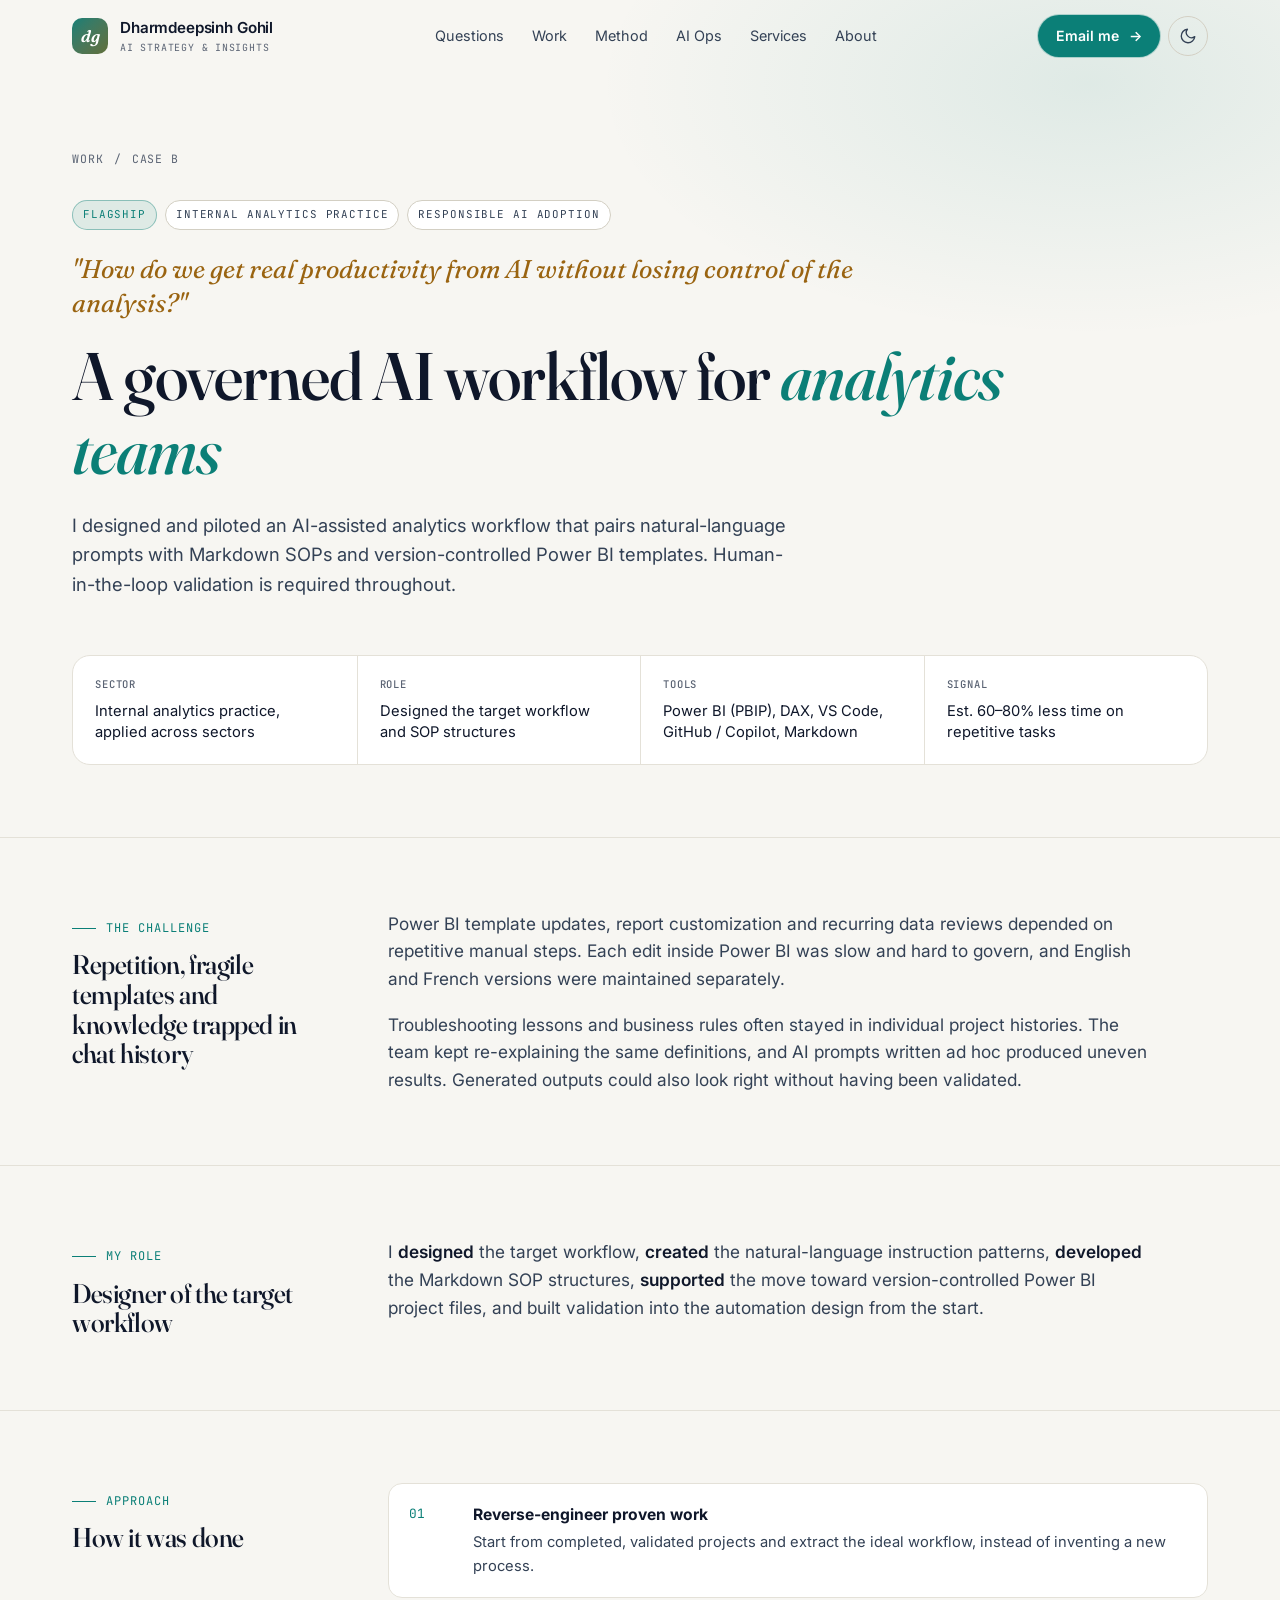
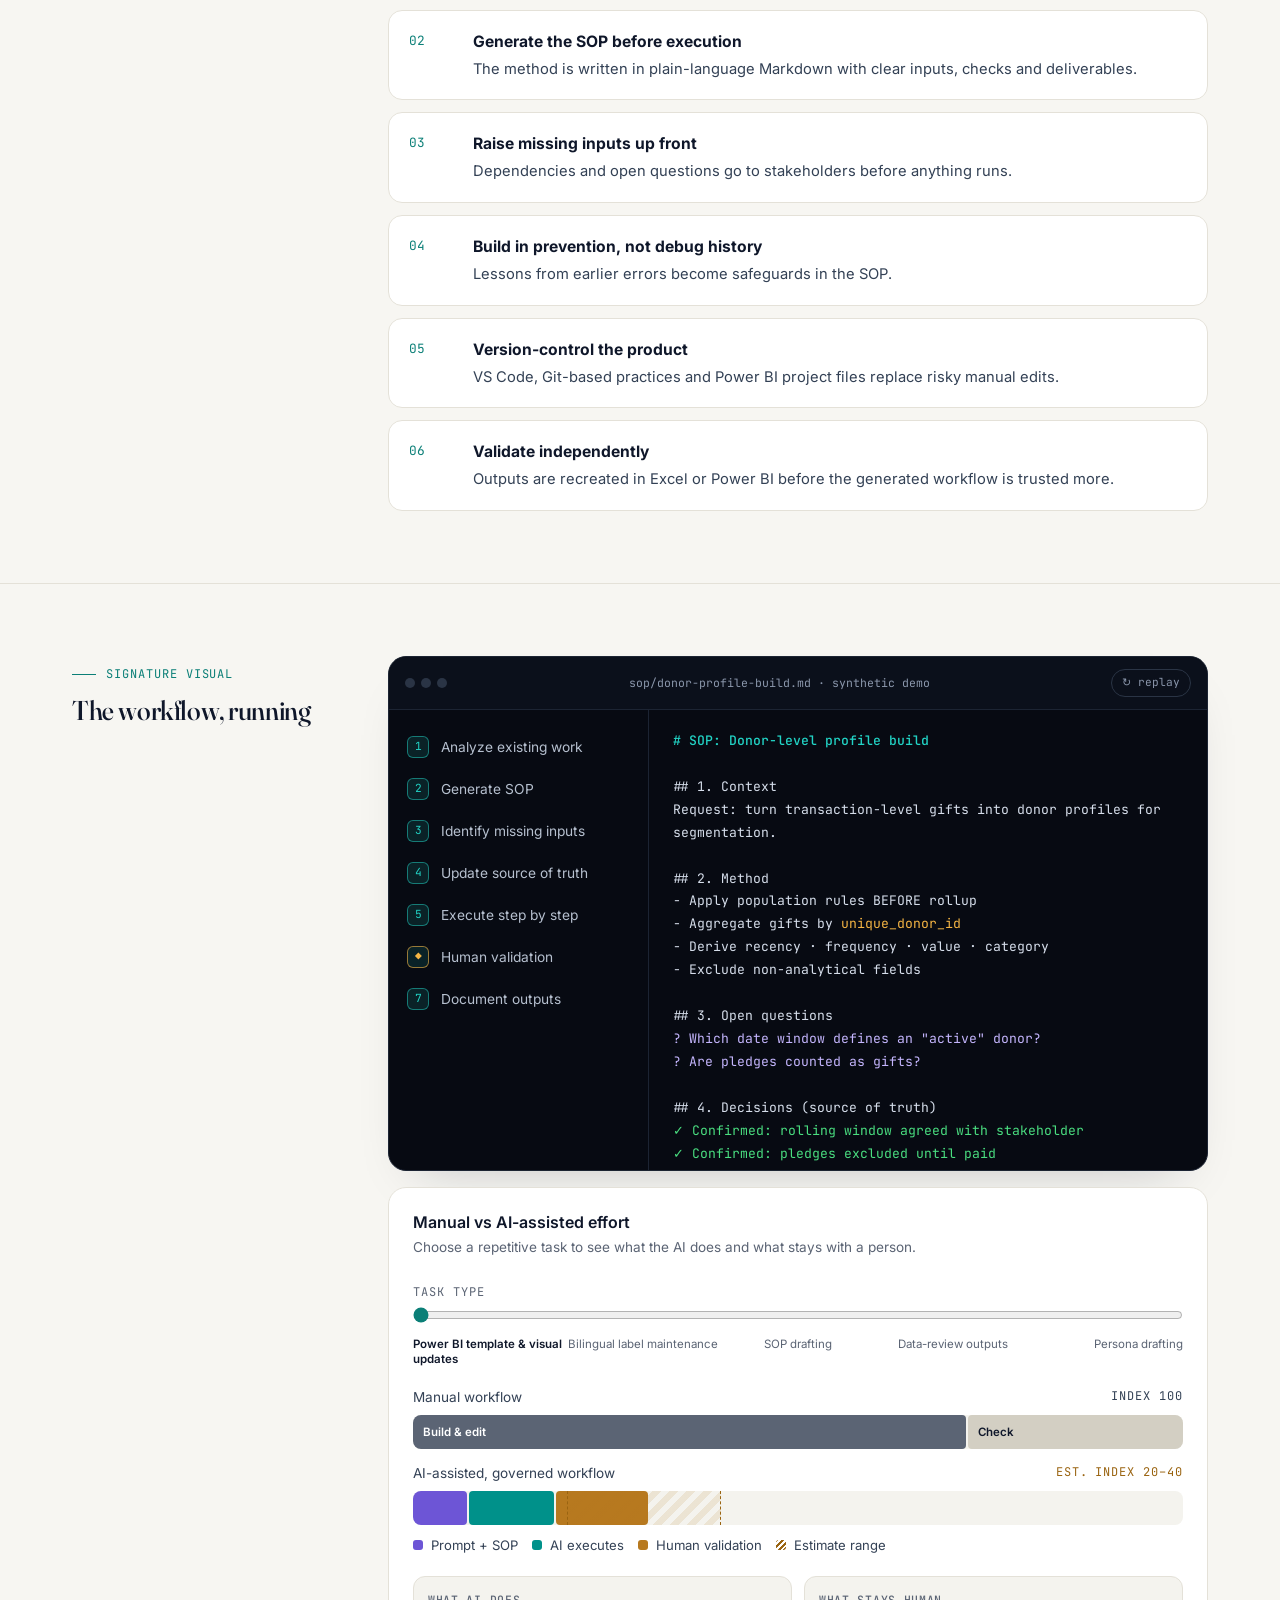
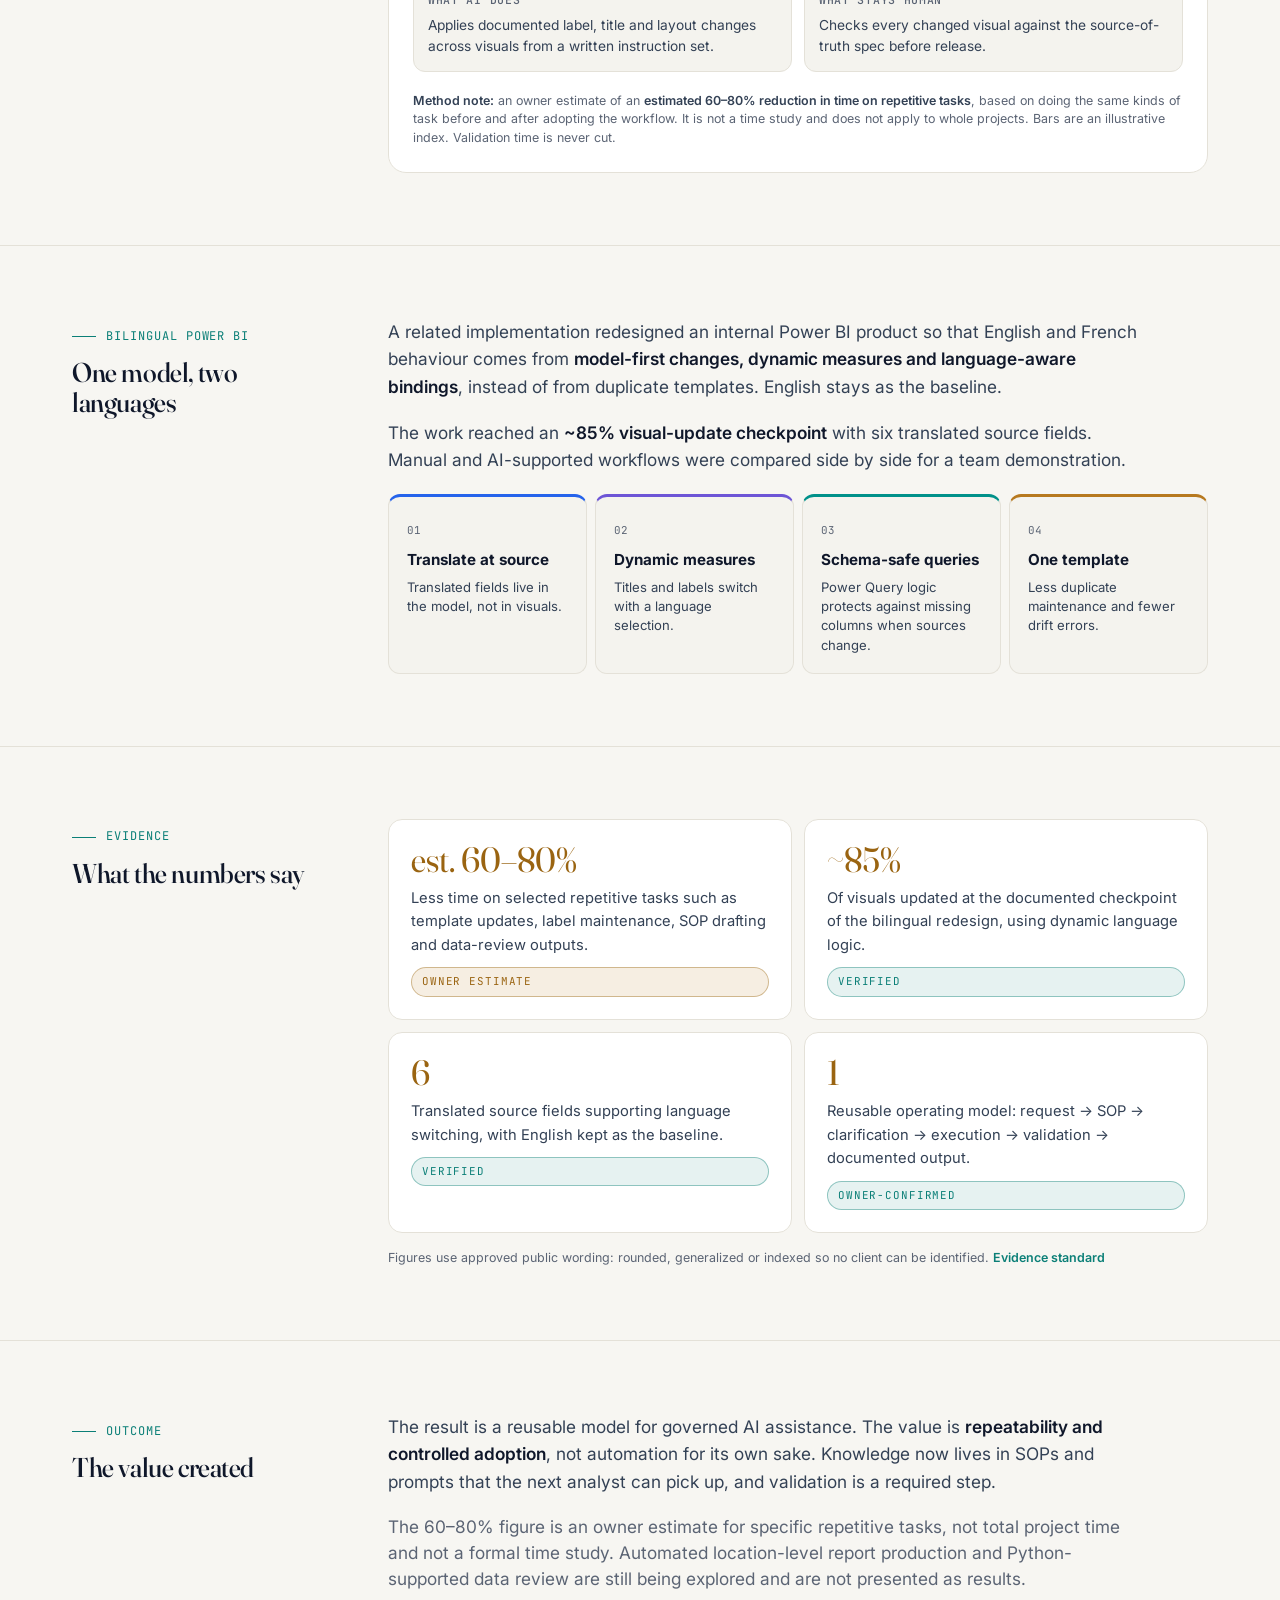
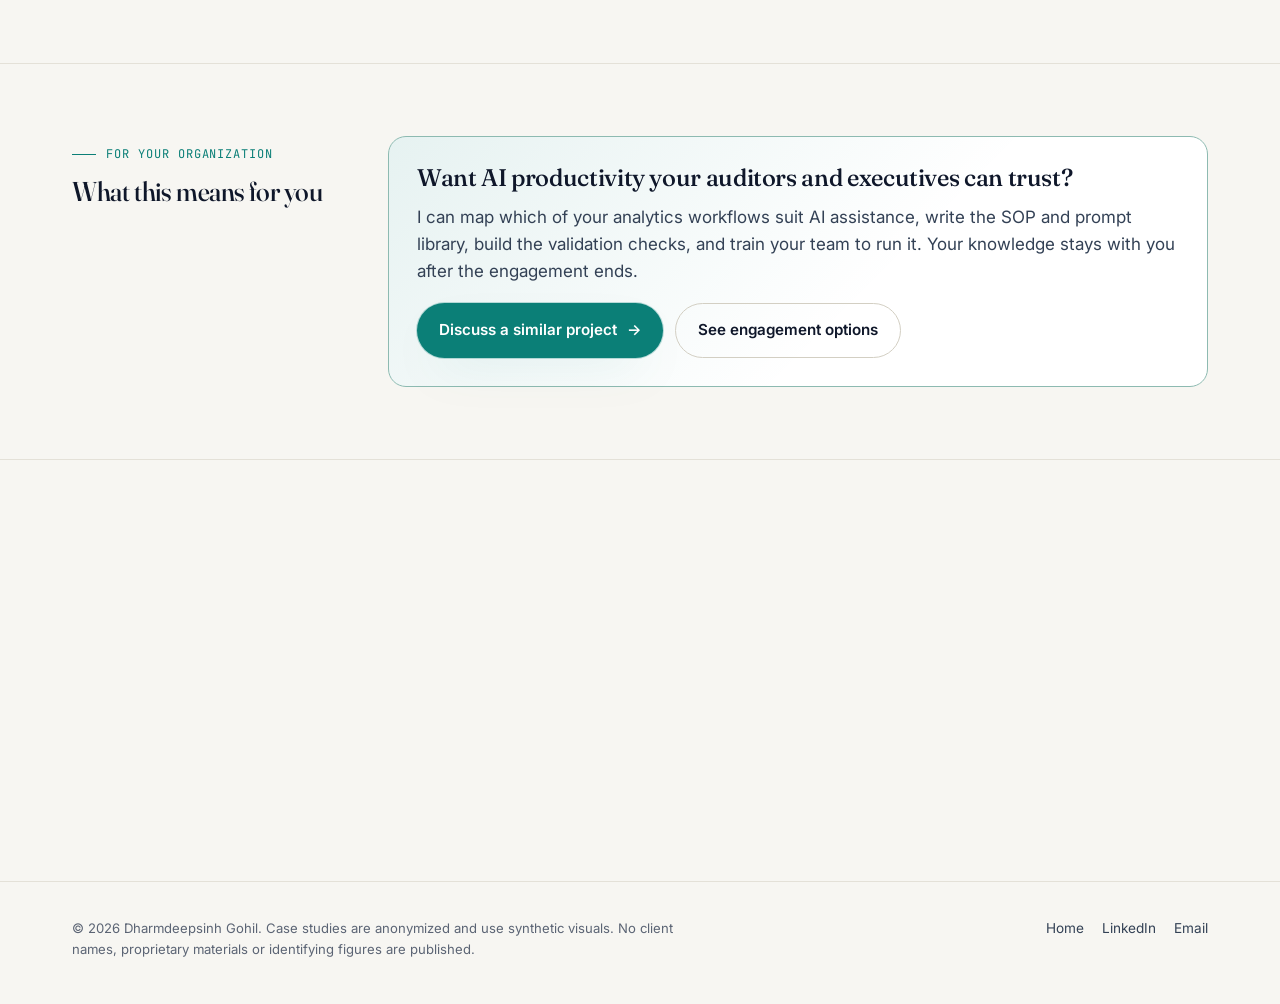
<file: work/ai-analytics-transformation.html>
<!DOCTYPE html>
<html lang="en" class="no-js">
<head>
<meta charset="UTF-8">
<meta name="viewport" content="width=device-width, initial-scale=1">
<title>AI-Assisted Analytics & Power BI Transformation | Dharmdeepsinh Gohil</title>
<meta name="description" content="Case study: a governed AI-assisted analytics workflow pairing natural-language prompts with Markdown SOPs and version-controlled Power BI templates, with an estimated 60–80% time saving on repetitive tasks.">
<meta name="theme-color" content="#0A0E17">
<link rel="canonical" href="https://www.dharmdeepsinh-gohil.com/work/ai-analytics-transformation.html">
<meta property="og:type" content="article">
<meta property="og:title" content="AI-Assisted Analytics &amp; Power BI Transformation | Case study">
<meta property="og:description" content="Case study: a governed AI-assisted analytics workflow pairing natural-language prompts with Markdown SOPs and version-controlled Power BI templates, with an estimated 60–80% time saving on repetitive tasks.">
<meta property="og:image" content="https://www.dharmdeepsinh-gohil.com/assets/img/og.png">
<meta name="twitter:card" content="summary_large_image">
<link rel="icon" href="../assets/img/favicon.svg" type="image/svg+xml">
<script>
  try { var t = localStorage.getItem('theme'); if (t === 'light' || t === 'dark') document.documentElement.setAttribute('data-theme', t); } catch (e) {}
</script>
<link rel="preconnect" href="https://fonts.googleapis.com">
<link rel="preconnect" href="https://fonts.gstatic.com" crossorigin>
<link href="https://fonts.googleapis.com/css2?family=Fraunces:ital,opsz,wght@0,9..144,400;0,9..144,500;0,9..144,600;1,9..144,400;1,9..144,500&family=Inter:wght@400;500;600;700&family=JetBrains+Mono:wght@400;500&display=swap" rel="stylesheet">
<link rel="stylesheet" href="../styles.css">
</head>
<body>
<a class="skip-link" href="#main">Skip to content</a>
<header class="nav">
  <div class="container nav-inner">
    <a href="../index.html" class="brand" aria-label="Dharmdeepsinh Gohil, home">
      <span class="brand-mark">dg</span>
      <span class="brand-name">Dharmdeepsinh Gohil<small>AI Strategy &amp; Insights</small></span>
    </a>
    <nav class="nav-links" id="navLinks" aria-label="Primary">
      <a href="../index.html#questions">Questions</a>
      <a href="../index.html#work">Work</a>
      <a href="../index.html#method">Method</a>
      <a href="../index.html#ai">AI&nbsp;Ops</a>
      <a href="../index.html#services">Services</a>
      <a href="../index.html#about">About</a>
    </nav>
    <div class="nav-actions">
      <a class="btn btn-primary nav-cta" data-email data-subject="Enquiry: AI-assisted analytics &amp; Power BI transformation" href="../index.html#contact">Email me <span class="arrow">→</span></a>
      <button class="icon-btn theme-toggle" id="themeToggle" type="button" aria-label="Toggle theme">
        <svg class="moon" viewBox="0 0 24 24" fill="none" stroke="currentColor" stroke-width="1.8" stroke-linecap="round" stroke-linejoin="round"><path d="M21 12.8A9 9 0 1 1 11.2 3a7 7 0 0 0 9.8 9.8z"/></svg>
        <svg class="sun" viewBox="0 0 24 24" fill="none" stroke="currentColor" stroke-width="1.8" stroke-linecap="round"><circle cx="12" cy="12" r="4"/><path d="M12 2v2M12 20v2M4.9 4.9l1.4 1.4M17.7 17.7l1.4 1.4M2 12h2M20 12h2M4.9 19.1l1.4-1.4M17.7 6.3l1.4-1.4"/></svg>
      </button>
      <button class="icon-btn menu-btn" id="menuBtn" type="button" aria-label="Open menu" aria-expanded="false" aria-controls="navLinks">
        <svg viewBox="0 0 24 24" fill="none" stroke="currentColor" stroke-width="1.8" stroke-linecap="round"><path d="M4 7h16M4 12h16M4 17h10"/></svg>
      </button>
    </div>
  </div>
</header>

<main id="main">
<section class="case-hero">
  <div class="container">
    <nav class="breadcrumb reveal" aria-label="Breadcrumb"><a href="../index.html#work">Work</a><span>/</span><span>Case B</span></nav>
    <div class="work-tags reveal"><span class="chip signal">Flagship</span><span class="chip ">Internal analytics practice</span><span class="chip ">Responsible AI adoption</span></div>
    <p class="q reveal">"How do we get real productivity from AI without losing control of the analysis?"</p>
    <h1 class="reveal reveal-d1">A governed AI workflow for <em class="accent">analytics teams</em></h1>
    <p class="lede reveal reveal-d2">I designed and piloted an AI-assisted analytics workflow that pairs natural-language prompts with Markdown SOPs and version-controlled Power BI templates. Human-in-the-loop validation is required throughout.</p>
    <div class="case-meta reveal reveal-d3"><div><b>Sector</b><span>Internal analytics practice, applied across sectors</span></div><div><b>Role</b><span>Designed the target workflow and SOP structures</span></div><div><b>Tools</b><span>Power BI (PBIP), DAX, VS Code, GitHub / Copilot, Markdown</span></div><div><b>Signal</b><span>Est. 60–80% less time on repetitive tasks</span></div></div>
  </div>
</section>

<section class="case-section">
  <div class="container case-grid">
    <div class="label reveal"><span class="eyebrow">The challenge</span><h2>Repetition, fragile templates and knowledge trapped in chat history</h2></div>
    <div class="reveal"><div class="prose"><p>Power BI template updates, report customization and recurring data reviews depended on repetitive manual steps. Each edit inside Power BI was slow and hard to govern, and English and French versions were maintained separately.</p><p>Troubleshooting lessons and business rules often stayed in individual project histories. The team kept re-explaining the same definitions, and AI prompts written ad hoc produced uneven results. Generated outputs could also look right without having been validated.</p></div></div>
  </div>
</section>
<section class="case-section">
  <div class="container case-grid">
    <div class="label reveal"><span class="eyebrow">My role</span><h2>Designer of the target workflow</h2></div>
    <div class="reveal"><div class="prose"><p>I <strong>designed</strong> the target workflow, <strong>created</strong> the natural-language instruction patterns, <strong>developed</strong> the Markdown SOP structures, <strong>supported</strong> the move toward version-controlled Power BI project files, and built validation into the automation design from the start.</p></div></div>
  </div>
</section>
<section class="case-section">
  <div class="container case-grid">
    <div class="label reveal"><span class="eyebrow">Approach</span><h2>How it was done</h2></div>
    <div class="reveal"><ol class="steps"><li><div><b>Reverse-engineer proven work</b><p>Start from completed, validated projects and extract the ideal workflow, instead of inventing a new process.</p></div></li><li><div><b>Generate the SOP before execution</b><p>The method is written in plain-language Markdown with clear inputs, checks and deliverables.</p></div></li><li><div><b>Raise missing inputs up front</b><p>Dependencies and open questions go to stakeholders before anything runs.</p></div></li><li><div><b>Build in prevention, not debug history</b><p>Lessons from earlier errors become safeguards in the SOP.</p></div></li><li><div><b>Version-control the product</b><p>VS Code, Git-based practices and Power BI project files replace risky manual edits.</p></div></li><li><div><b>Validate independently</b><p>Outputs are recreated in Excel or Power BI before the generated workflow is trusted more.</p></div></li></ol></div>
  </div>
</section>
<section class="case-section">
  <div class="container case-grid">
    <div class="label reveal"><span class="eyebrow">Signature visual</span><h2>The workflow, running</h2></div>
    <div class="reveal"><div class="viz-stack"><div class="terminal" data-viz="sop-terminal" aria-label="Animated demonstration of an AI-assisted SOP workflow with a human approval step">
  <div class="term-bar"><div class="term-dots" aria-hidden="true"><i></i><i></i><i></i></div><span class="term-file">sop/donor-profile-build.md · synthetic demo</span><button class="term-replay" type="button">↻ replay</button></div>
  <div class="term-body"><ol class="term-steps"></ol><div class="term-code" aria-live="off"></div></div>
</div>
<figure class="viz-card"><div class="viz-head"><div><figcaption class="viz-title">Manual vs AI-assisted effort</figcaption><p class="viz-sub">Choose a repetitive task to see what the AI does and what stays with a person.</p></div></div><div class="viz-body" data-viz="effort-slider"></div></figure></div></div>
  </div>
</section>
<section class="case-section" id="bilingual">
  <div class="container case-grid">
    <div class="label reveal"><span class="eyebrow">Bilingual Power BI</span><h2>One model, two languages</h2></div>
    <div class="reveal"><div class="prose"><p>A related implementation redesigned an internal Power BI product so that English and French behaviour comes from <strong>model-first changes, dynamic measures and language-aware bindings</strong>, instead of from duplicate templates. English stays as the baseline.</p><p>The work reached an <strong>~85% visual-update checkpoint</strong> with six translated source fields. Manual and AI-supported workflows were compared side by side for a team demonstration.</p></div>
<div class="ladder" style="margin-top:20px">
<div class="rung"><span class="n">01</span><b>Translate at source</b><p>Translated fields live in the model, not in visuals.</p></div>
<div class="rung"><span class="n">02</span><b>Dynamic measures</b><p>Titles and labels switch with a language selection.</p></div>
<div class="rung"><span class="n">03</span><b>Schema-safe queries</b><p>Power Query logic protects against missing columns when sources change.</p></div>
<div class="rung"><span class="n">04</span><b>One template</b><p>Less duplicate maintenance and fewer drift errors.</p></div>
</div></div>
  </div>
</section>
<section class="case-section">
  <div class="container case-grid">
    <div class="label reveal"><span class="eyebrow">Evidence</span><h2>What the numbers say</h2></div>
    <div class="reveal"><div class="evidence-list"><div class="ev"><span class="big">est. 60–80%</span><p>Less time on selected repetitive tasks such as template updates, label maintenance, SOP drafting and data-review outputs.</p><span class="chip decision">Owner estimate</span></div><div class="ev"><span class="big">~85%</span><p>Of visuals updated at the documented checkpoint of the bilingual redesign, using dynamic language logic.</p><span class="chip signal">Verified</span></div><div class="ev"><span class="big">6</span><p>Translated source fields supporting language switching, with English kept as the baseline.</p><span class="chip signal">Verified</span></div><div class="ev"><span class="big">1</span><p>Reusable operating model: request → SOP → clarification → execution → validation → documented output.</p><span class="chip signal">Owner-confirmed</span></div></div><p class="method-note" style="margin-top:16px">Figures use approved public wording: rounded, generalized or indexed so no client can be identified. <a class="link-arrow" style="font-size:inherit" href="../index.html#evidence">Evidence standard</a></p></div>
  </div>
</section>
<section class="case-section">
  <div class="container case-grid">
    <div class="label reveal"><span class="eyebrow">Outcome</span><h2>The value created</h2></div>
    <div class="reveal"><div class="prose"><p>The result is a reusable model for governed AI assistance. The value is <strong>repeatability and controlled adoption</strong>, not automation for its own sake. Knowledge now lives in SOPs and prompts that the next analyst can pick up, and validation is a required step.</p><p class="method-note">The 60–80% figure is an owner estimate for specific repetitive tasks, not total project time and not a formal time study. Automated location-level report production and Python-supported data review are still being explored and are not presented as results.</p></div></div>
  </div>
</section>
<section class="case-section">
  <div class="container case-grid">
    <div class="label reveal"><span class="eyebrow">For your organization</span><h2>What this means for you</h2></div>
    <div class="reveal"><div class="callout"><h3>Want AI productivity your auditors and executives can trust?</h3><p>I can map which of your analytics workflows suit AI assistance, write the SOP and prompt library, build the validation checks, and train your team to run it. Your knowledge stays with you after the engagement ends.</p><div class="hero-ctas" style="margin:0"><a class="btn btn-primary" data-email data-subject="Enquiry: AI-assisted analytics &amp; Power BI transformation" href="../index.html#contact">Discuss a similar project <span class="arrow">→</span></a><a class="btn btn-ghost" href="../index.html#services">See engagement options</a></div></div></div>
  </div>
</section>
<section class="case-section">
  <div class="container">
    <div class="confidential reveal"><svg viewBox="0 0 24 24" fill="none" stroke="currentColor" stroke-width="1.8" stroke-linecap="round" stroke-linejoin="round"><rect x="4" y="10" width="16" height="11" rx="2"/><path d="M8 10V7a4 4 0 0 1 8 0v3"/></svg><p>Confidentiality note: this case study is anonymized. The sector label is generalized and there are no client names, proprietary templates or source screenshots. All visuals are rebuilt with synthetic data that keeps the analytical concept but none of the original values. Contribution is described with specific verbs (owned, designed, developed) because this was delivered within a wider team.</p></div>
    <a class="next-case reveal" href="membership-data-framework.html" style="margin-top:16px">
      <div><span class="eyebrow">Next case · A</span><h3>National membership data framework</h3></div>
      <span class="link-arrow">Read next <span class="arrow">→</span></span>
    </a>
  </div>
</section>
</main>

<footer class="footer">
  <div class="container footer-inner">
    <p>© <span data-year>2026</span> Dharmdeepsinh Gohil. Case studies are anonymized and use synthetic visuals. No client names, proprietary materials or identifying figures are published.</p>
    <div class="footer-links">
      <a href="../index.html">Home</a>
      <a data-linkedin href="#">LinkedIn</a>
      <a data-email href="#">Email</a>
    </div>
  </div>
</footer>
<script src="../assets/js/viz/core.js" defer></script>
<script src="../assets/js/viz/sop-terminal.js" defer></script>
<script src="../assets/js/viz/effort-slider.js" defer></script>
<script src="../script.js" defer></script>
</body>
</html>
</file>
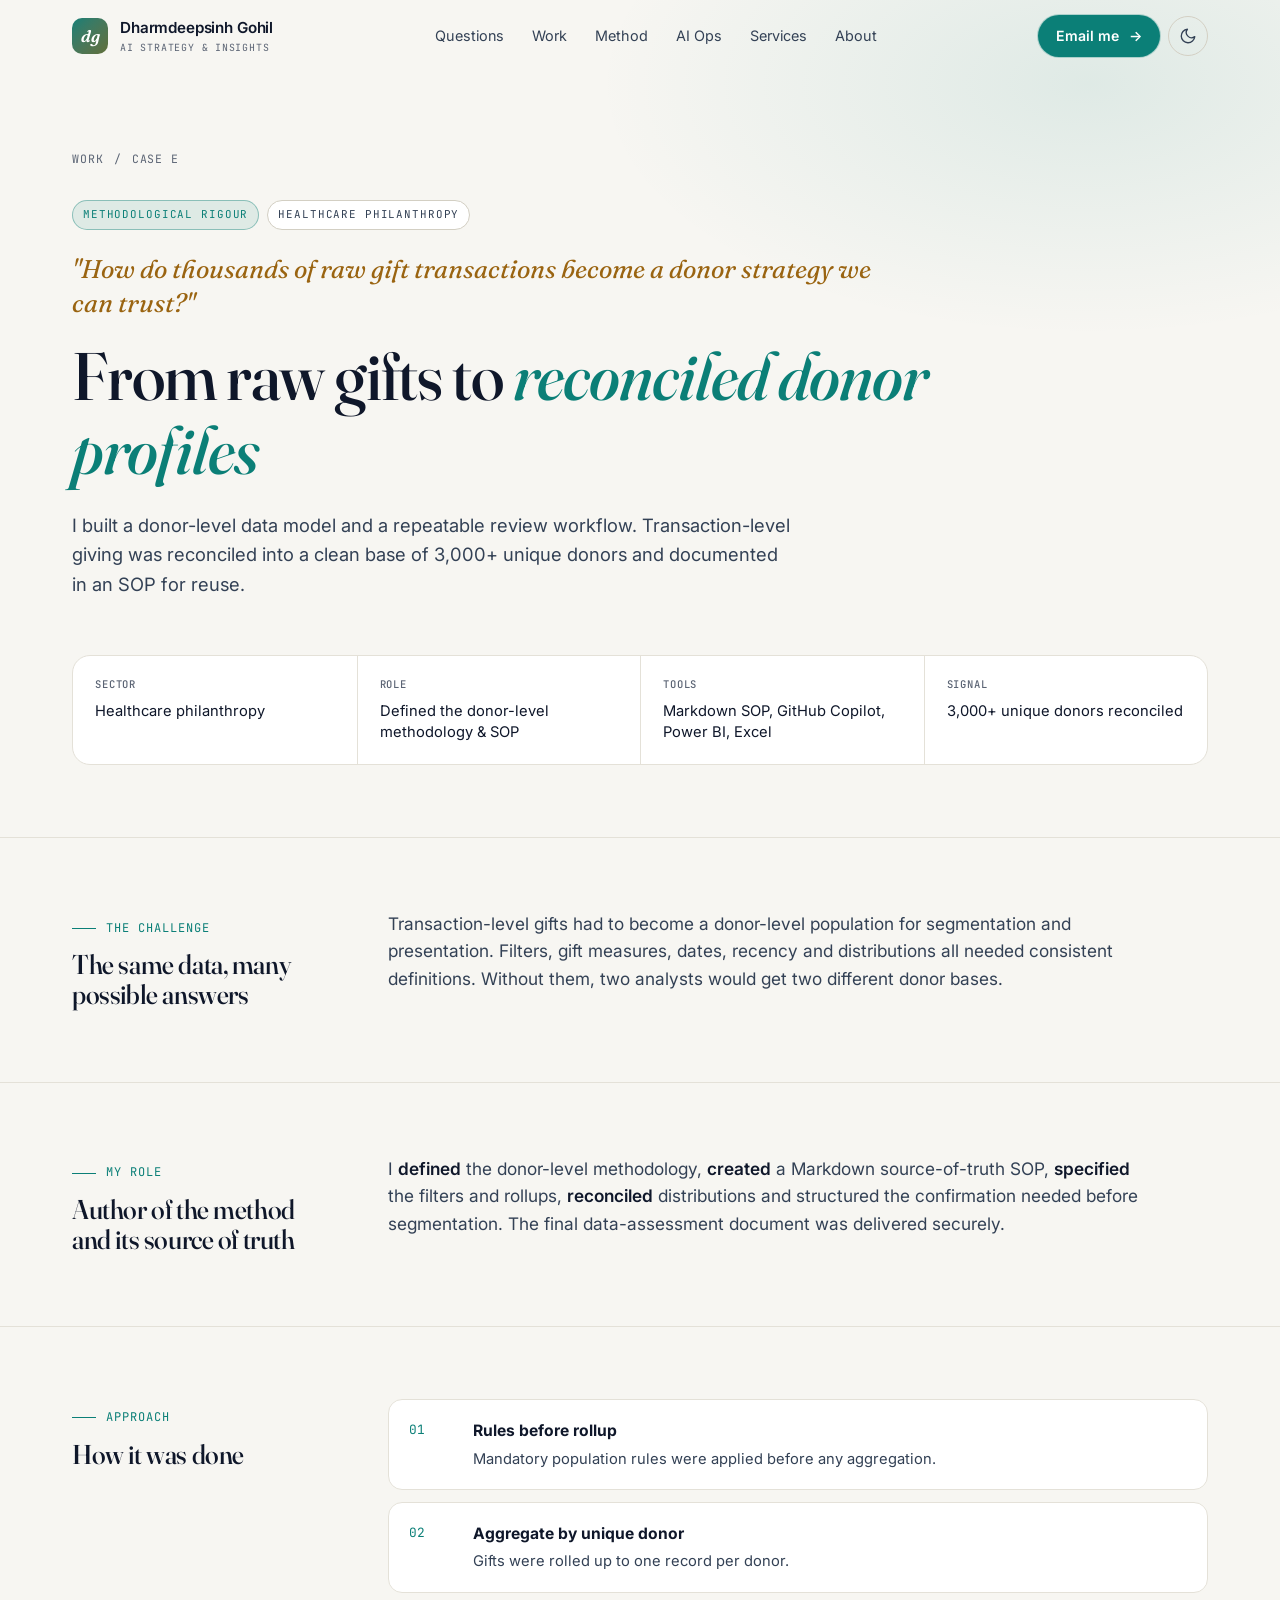
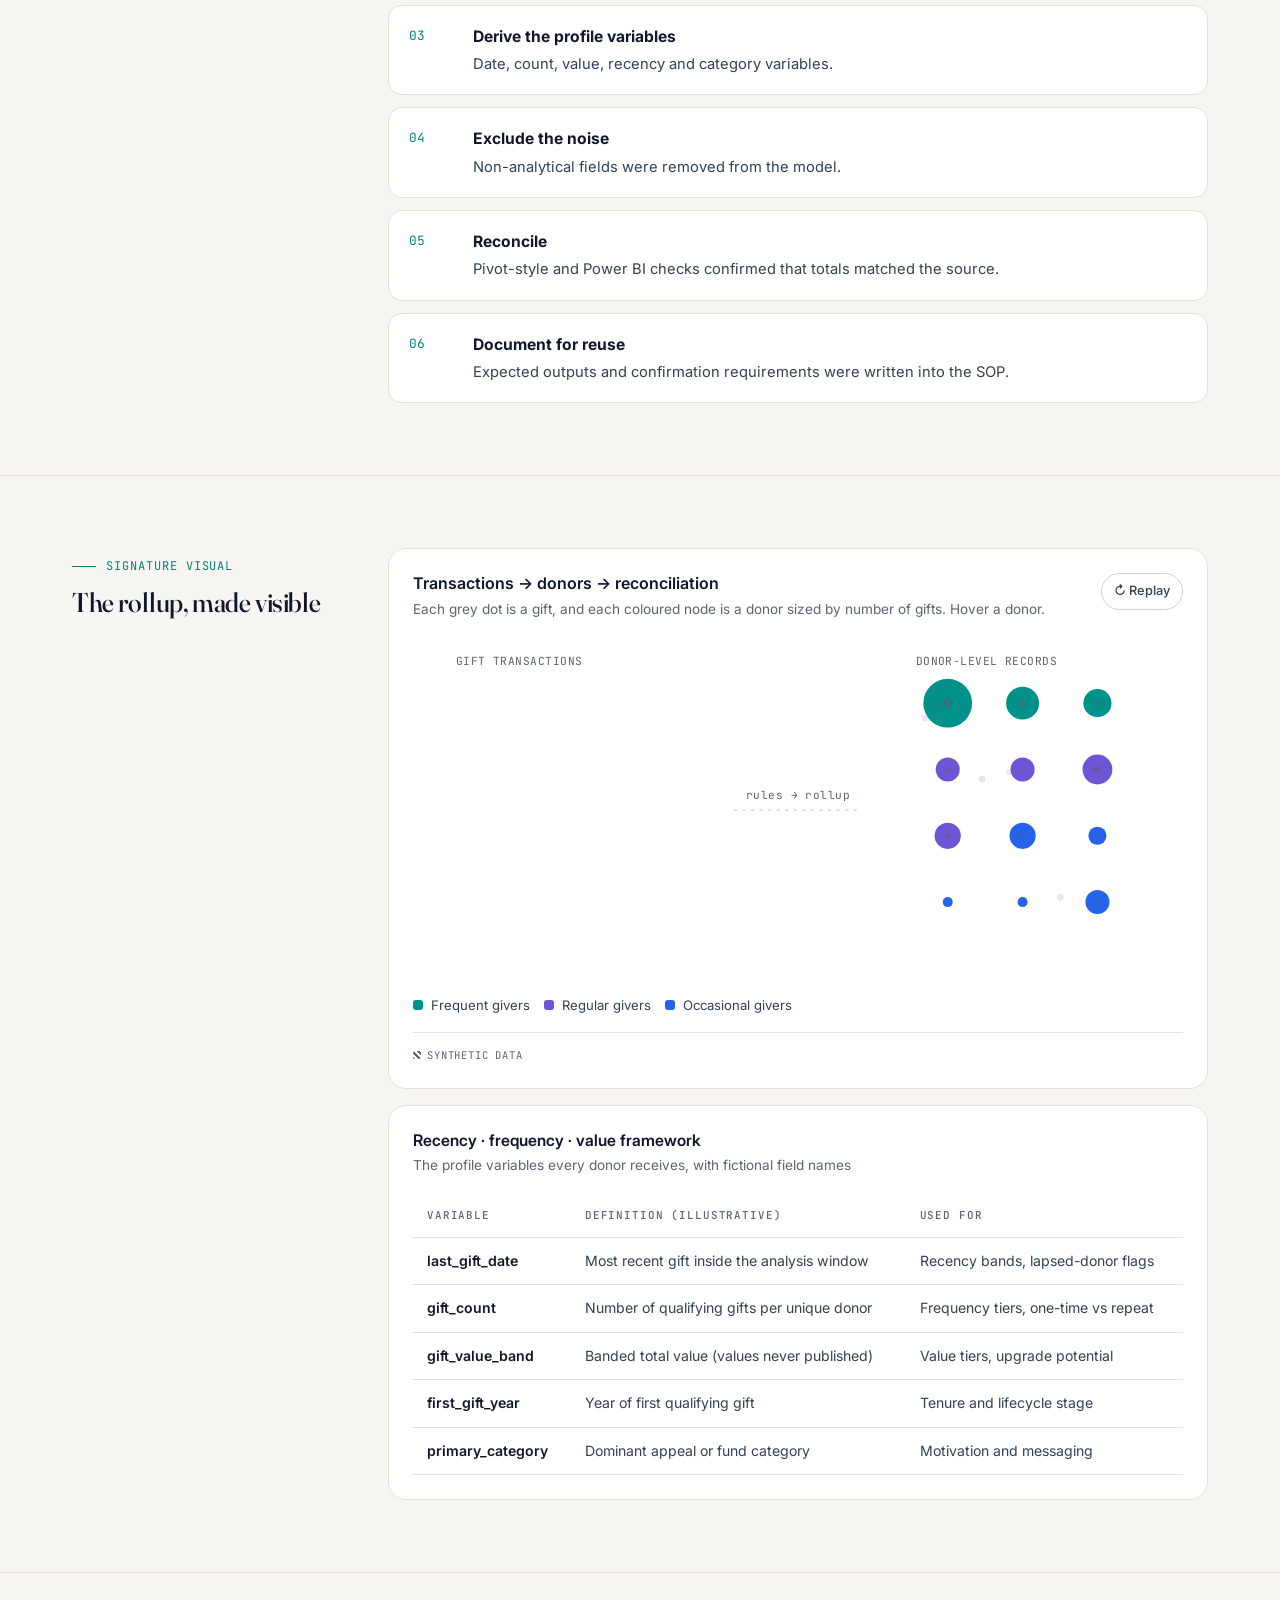
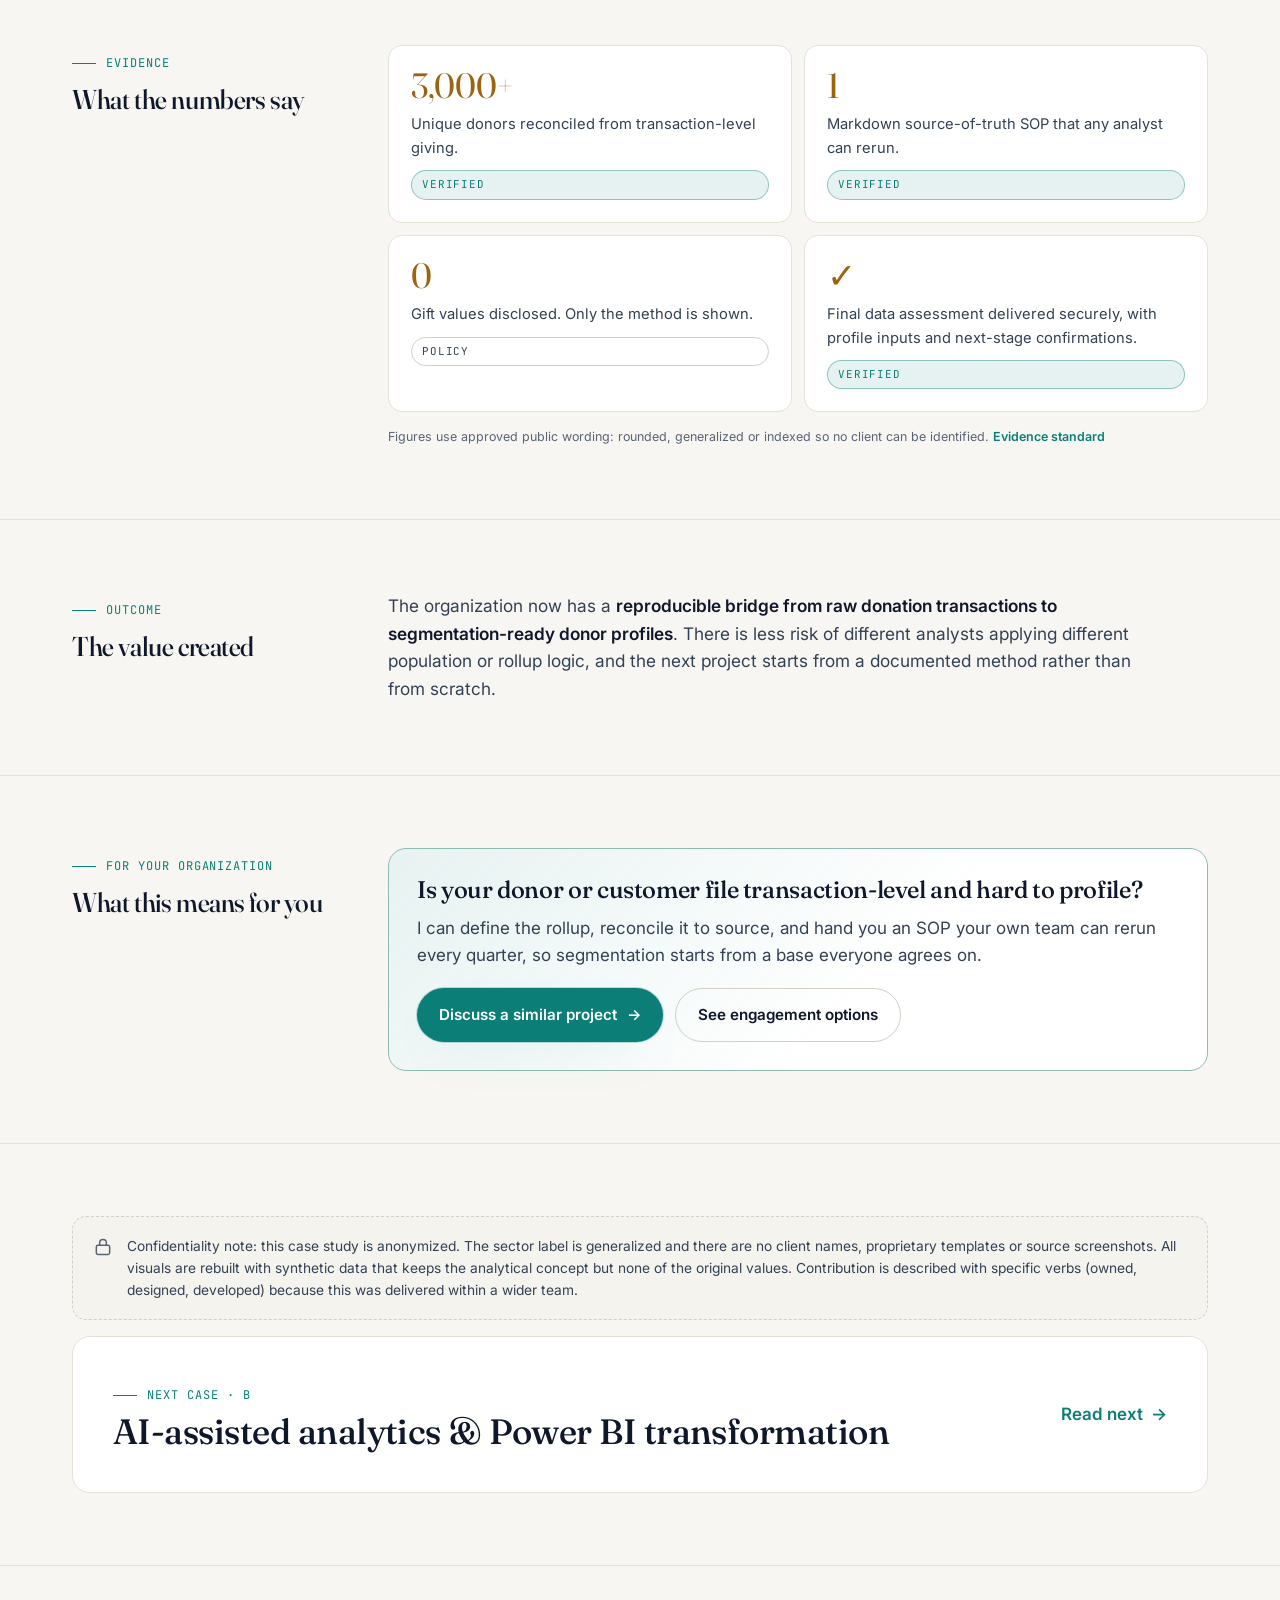
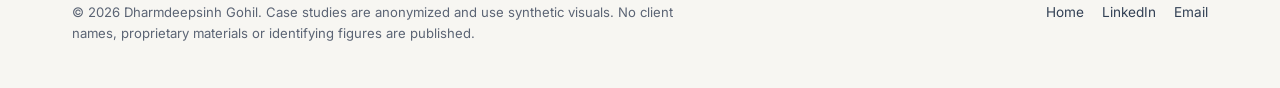
<file: work/donor-data-model.html>
<!DOCTYPE html>
<html lang="en" class="no-js">
<head>
<meta charset="UTF-8">
<meta name="viewport" content="width=device-width, initial-scale=1">
<title>Donor Data Model & Repeatable Review Workflow | Dharmdeepsinh Gohil</title>
<meta name="description" content="Case study: turning transaction-level gifts into a reconciled base of 3,000+ unique donors, documented in a reusable Markdown SOP.">
<meta name="theme-color" content="#0A0E17">
<link rel="canonical" href="https://www.dharmdeepsinh-gohil.com/work/donor-data-model.html">
<meta property="og:type" content="article">
<meta property="og:title" content="Donor Data Model &amp; Repeatable Review Workflow | Case study">
<meta property="og:description" content="Case study: turning transaction-level gifts into a reconciled base of 3,000+ unique donors, documented in a reusable Markdown SOP.">
<meta property="og:image" content="https://www.dharmdeepsinh-gohil.com/assets/img/og.png">
<meta name="twitter:card" content="summary_large_image">
<link rel="icon" href="../assets/img/favicon.svg" type="image/svg+xml">
<script>
  try { var t = localStorage.getItem('theme'); if (t === 'light' || t === 'dark') document.documentElement.setAttribute('data-theme', t); } catch (e) {}
</script>
<link rel="preconnect" href="https://fonts.googleapis.com">
<link rel="preconnect" href="https://fonts.gstatic.com" crossorigin>
<link href="https://fonts.googleapis.com/css2?family=Fraunces:ital,opsz,wght@0,9..144,400;0,9..144,500;0,9..144,600;1,9..144,400;1,9..144,500&family=Inter:wght@400;500;600;700&family=JetBrains+Mono:wght@400;500&display=swap" rel="stylesheet">
<link rel="stylesheet" href="../styles.css">
</head>
<body>
<a class="skip-link" href="#main">Skip to content</a>
<header class="nav">
  <div class="container nav-inner">
    <a href="../index.html" class="brand" aria-label="Dharmdeepsinh Gohil, home">
      <span class="brand-mark">dg</span>
      <span class="brand-name">Dharmdeepsinh Gohil<small>AI Strategy &amp; Insights</small></span>
    </a>
    <nav class="nav-links" id="navLinks" aria-label="Primary">
      <a href="../index.html#questions">Questions</a>
      <a href="../index.html#work">Work</a>
      <a href="../index.html#method">Method</a>
      <a href="../index.html#ai">AI&nbsp;Ops</a>
      <a href="../index.html#services">Services</a>
      <a href="../index.html#about">About</a>
    </nav>
    <div class="nav-actions">
      <a class="btn btn-primary nav-cta" data-email data-subject="Enquiry: Donor data model &amp; review workflow" href="../index.html#contact">Email me <span class="arrow">→</span></a>
      <button class="icon-btn theme-toggle" id="themeToggle" type="button" aria-label="Toggle theme">
        <svg class="moon" viewBox="0 0 24 24" fill="none" stroke="currentColor" stroke-width="1.8" stroke-linecap="round" stroke-linejoin="round"><path d="M21 12.8A9 9 0 1 1 11.2 3a7 7 0 0 0 9.8 9.8z"/></svg>
        <svg class="sun" viewBox="0 0 24 24" fill="none" stroke="currentColor" stroke-width="1.8" stroke-linecap="round"><circle cx="12" cy="12" r="4"/><path d="M12 2v2M12 20v2M4.9 4.9l1.4 1.4M17.7 17.7l1.4 1.4M2 12h2M20 12h2M4.9 19.1l1.4-1.4M17.7 6.3l1.4-1.4"/></svg>
      </button>
      <button class="icon-btn menu-btn" id="menuBtn" type="button" aria-label="Open menu" aria-expanded="false" aria-controls="navLinks">
        <svg viewBox="0 0 24 24" fill="none" stroke="currentColor" stroke-width="1.8" stroke-linecap="round"><path d="M4 7h16M4 12h16M4 17h10"/></svg>
      </button>
    </div>
  </div>
</header>

<main id="main">
<section class="case-hero">
  <div class="container">
    <nav class="breadcrumb reveal" aria-label="Breadcrumb"><a href="../index.html#work">Work</a><span>/</span><span>Case E</span></nav>
    <div class="work-tags reveal"><span class="chip signal">Methodological rigour</span><span class="chip ">Healthcare philanthropy</span></div>
    <p class="q reveal">"How do thousands of raw gift transactions become a donor strategy we can trust?"</p>
    <h1 class="reveal reveal-d1">From raw gifts to <em class="accent">reconciled donor profiles</em></h1>
    <p class="lede reveal reveal-d2">I built a donor-level data model and a repeatable review workflow. Transaction-level giving was reconciled into a clean base of 3,000+ unique donors and documented in an SOP for reuse.</p>
    <div class="case-meta reveal reveal-d3"><div><b>Sector</b><span>Healthcare philanthropy</span></div><div><b>Role</b><span>Defined the donor-level methodology & SOP</span></div><div><b>Tools</b><span>Markdown SOP, GitHub Copilot, Power BI, Excel</span></div><div><b>Signal</b><span>3,000+ unique donors reconciled</span></div></div>
  </div>
</section>

<section class="case-section">
  <div class="container case-grid">
    <div class="label reveal"><span class="eyebrow">The challenge</span><h2>The same data, many possible answers</h2></div>
    <div class="reveal"><div class="prose"><p>Transaction-level gifts had to become a donor-level population for segmentation and presentation. Filters, gift measures, dates, recency and distributions all needed consistent definitions. Without them, two analysts would get two different donor bases.</p></div></div>
  </div>
</section>
<section class="case-section">
  <div class="container case-grid">
    <div class="label reveal"><span class="eyebrow">My role</span><h2>Author of the method and its source of truth</h2></div>
    <div class="reveal"><div class="prose"><p>I <strong>defined</strong> the donor-level methodology, <strong>created</strong> a Markdown source-of-truth SOP, <strong>specified</strong> the filters and rollups, <strong>reconciled</strong> distributions and structured the confirmation needed before segmentation. The final data-assessment document was delivered securely.</p></div></div>
  </div>
</section>
<section class="case-section">
  <div class="container case-grid">
    <div class="label reveal"><span class="eyebrow">Approach</span><h2>How it was done</h2></div>
    <div class="reveal"><ol class="steps"><li><div><b>Rules before rollup</b><p>Mandatory population rules were applied before any aggregation.</p></div></li><li><div><b>Aggregate by unique donor</b><p>Gifts were rolled up to one record per donor.</p></div></li><li><div><b>Derive the profile variables</b><p>Date, count, value, recency and category variables.</p></div></li><li><div><b>Exclude the noise</b><p>Non-analytical fields were removed from the model.</p></div></li><li><div><b>Reconcile</b><p>Pivot-style and Power BI checks confirmed that totals matched the source.</p></div></li><li><div><b>Document for reuse</b><p>Expected outputs and confirmation requirements were written into the SOP.</p></div></li></ol></div>
  </div>
</section>
<section class="case-section">
  <div class="container case-grid">
    <div class="label reveal"><span class="eyebrow">Signature visual</span><h2>The rollup, made visible</h2></div>
    <div class="reveal"><figure class="viz-card">
  <div class="viz-head"><div><figcaption class="viz-title">Transactions → donors → reconciliation</figcaption><p class="viz-sub">Each grey dot is a gift, and each coloured node is a donor sized by number of gifts. Hover a donor.</p></div><button class="seg-btn" type="button" data-replay>↻ Replay</button></div>
  <div class="viz-body" data-viz="donor-rollup"></div>
  <div class="legend" style="margin-top:14px"><span><i style="background:var(--s1)"></i>Frequent givers</span><span><i style="background:var(--s3)"></i>Regular givers</span><span><i style="background:var(--s5)"></i>Occasional givers</span></div>
  
  <div class="viz-foot"><span class="synthetic-badge">Synthetic data</span></div>
</figure>
<div class="viz-card" style="margin-top:16px"><div class="viz-head"><div><h3 class="viz-title">Recency · frequency · value framework</h3><p class="viz-sub">The profile variables every donor receives, with fictional field names</p></div></div>
<div class="table-scroll"><table class="rfm"><thead><tr><th>Variable</th><th>Definition (illustrative)</th><th>Used for</th></tr></thead><tbody>
<tr><td>last_gift_date</td><td>Most recent gift inside the analysis window</td><td>Recency bands, lapsed-donor flags</td></tr>
<tr><td>gift_count</td><td>Number of qualifying gifts per unique donor</td><td>Frequency tiers, one-time vs repeat</td></tr>
<tr><td>gift_value_band</td><td>Banded total value (values never published)</td><td>Value tiers, upgrade potential</td></tr>
<tr><td>first_gift_year</td><td>Year of first qualifying gift</td><td>Tenure and lifecycle stage</td></tr>
<tr><td>primary_category</td><td>Dominant appeal or fund category</td><td>Motivation and messaging</td></tr>
</tbody></table></div></div></div>
  </div>
</section>
<section class="case-section">
  <div class="container case-grid">
    <div class="label reveal"><span class="eyebrow">Evidence</span><h2>What the numbers say</h2></div>
    <div class="reveal"><div class="evidence-list"><div class="ev"><span class="big">3,000+</span><p>Unique donors reconciled from transaction-level giving.</p><span class="chip signal">Verified</span></div><div class="ev"><span class="big">1</span><p>Markdown source-of-truth SOP that any analyst can rerun.</p><span class="chip signal">Verified</span></div><div class="ev"><span class="big">0</span><p>Gift values disclosed. Only the method is shown.</p><span class="chip ">Policy</span></div><div class="ev"><span class="big">✓</span><p>Final data assessment delivered securely, with profile inputs and next-stage confirmations.</p><span class="chip signal">Verified</span></div></div><p class="method-note" style="margin-top:16px">Figures use approved public wording: rounded, generalized or indexed so no client can be identified. <a class="link-arrow" style="font-size:inherit" href="../index.html#evidence">Evidence standard</a></p></div>
  </div>
</section>
<section class="case-section">
  <div class="container case-grid">
    <div class="label reveal"><span class="eyebrow">Outcome</span><h2>The value created</h2></div>
    <div class="reveal"><div class="prose"><p>The organization now has a <strong>reproducible bridge from raw donation transactions to segmentation-ready donor profiles</strong>. There is less risk of different analysts applying different population or rollup logic, and the next project starts from a documented method rather than from scratch.</p></div></div>
  </div>
</section>
<section class="case-section">
  <div class="container case-grid">
    <div class="label reveal"><span class="eyebrow">For your organization</span><h2>What this means for you</h2></div>
    <div class="reveal"><div class="callout"><h3>Is your donor or customer file transaction-level and hard to profile?</h3><p>I can define the rollup, reconcile it to source, and hand you an SOP your own team can rerun every quarter, so segmentation starts from a base everyone agrees on.</p><div class="hero-ctas" style="margin:0"><a class="btn btn-primary" data-email data-subject="Enquiry: Donor data model &amp; review workflow" href="../index.html#contact">Discuss a similar project <span class="arrow">→</span></a><a class="btn btn-ghost" href="../index.html#services">See engagement options</a></div></div></div>
  </div>
</section>
<section class="case-section">
  <div class="container">
    <div class="confidential reveal"><svg viewBox="0 0 24 24" fill="none" stroke="currentColor" stroke-width="1.8" stroke-linecap="round" stroke-linejoin="round"><rect x="4" y="10" width="16" height="11" rx="2"/><path d="M8 10V7a4 4 0 0 1 8 0v3"/></svg><p>Confidentiality note: this case study is anonymized. The sector label is generalized and there are no client names, proprietary templates or source screenshots. All visuals are rebuilt with synthetic data that keeps the analytical concept but none of the original values. Contribution is described with specific verbs (owned, designed, developed) because this was delivered within a wider team.</p></div>
    <a class="next-case reveal" href="ai-analytics-transformation.html" style="margin-top:16px">
      <div><span class="eyebrow">Next case · B</span><h3>AI-assisted analytics & Power BI transformation</h3></div>
      <span class="link-arrow">Read next <span class="arrow">→</span></span>
    </a>
  </div>
</section>
</main>

<footer class="footer">
  <div class="container footer-inner">
    <p>© <span data-year>2026</span> Dharmdeepsinh Gohil. Case studies are anonymized and use synthetic visuals. No client names, proprietary materials or identifying figures are published.</p>
    <div class="footer-links">
      <a href="../index.html">Home</a>
      <a data-linkedin href="#">LinkedIn</a>
      <a data-email href="#">Email</a>
    </div>
  </div>
</footer>
<script src="../assets/js/viz/core.js" defer></script>
<script src="../assets/js/viz/donor-rollup.js" defer></script>
<script src="../script.js" defer></script>
</body>
</html>
</file>
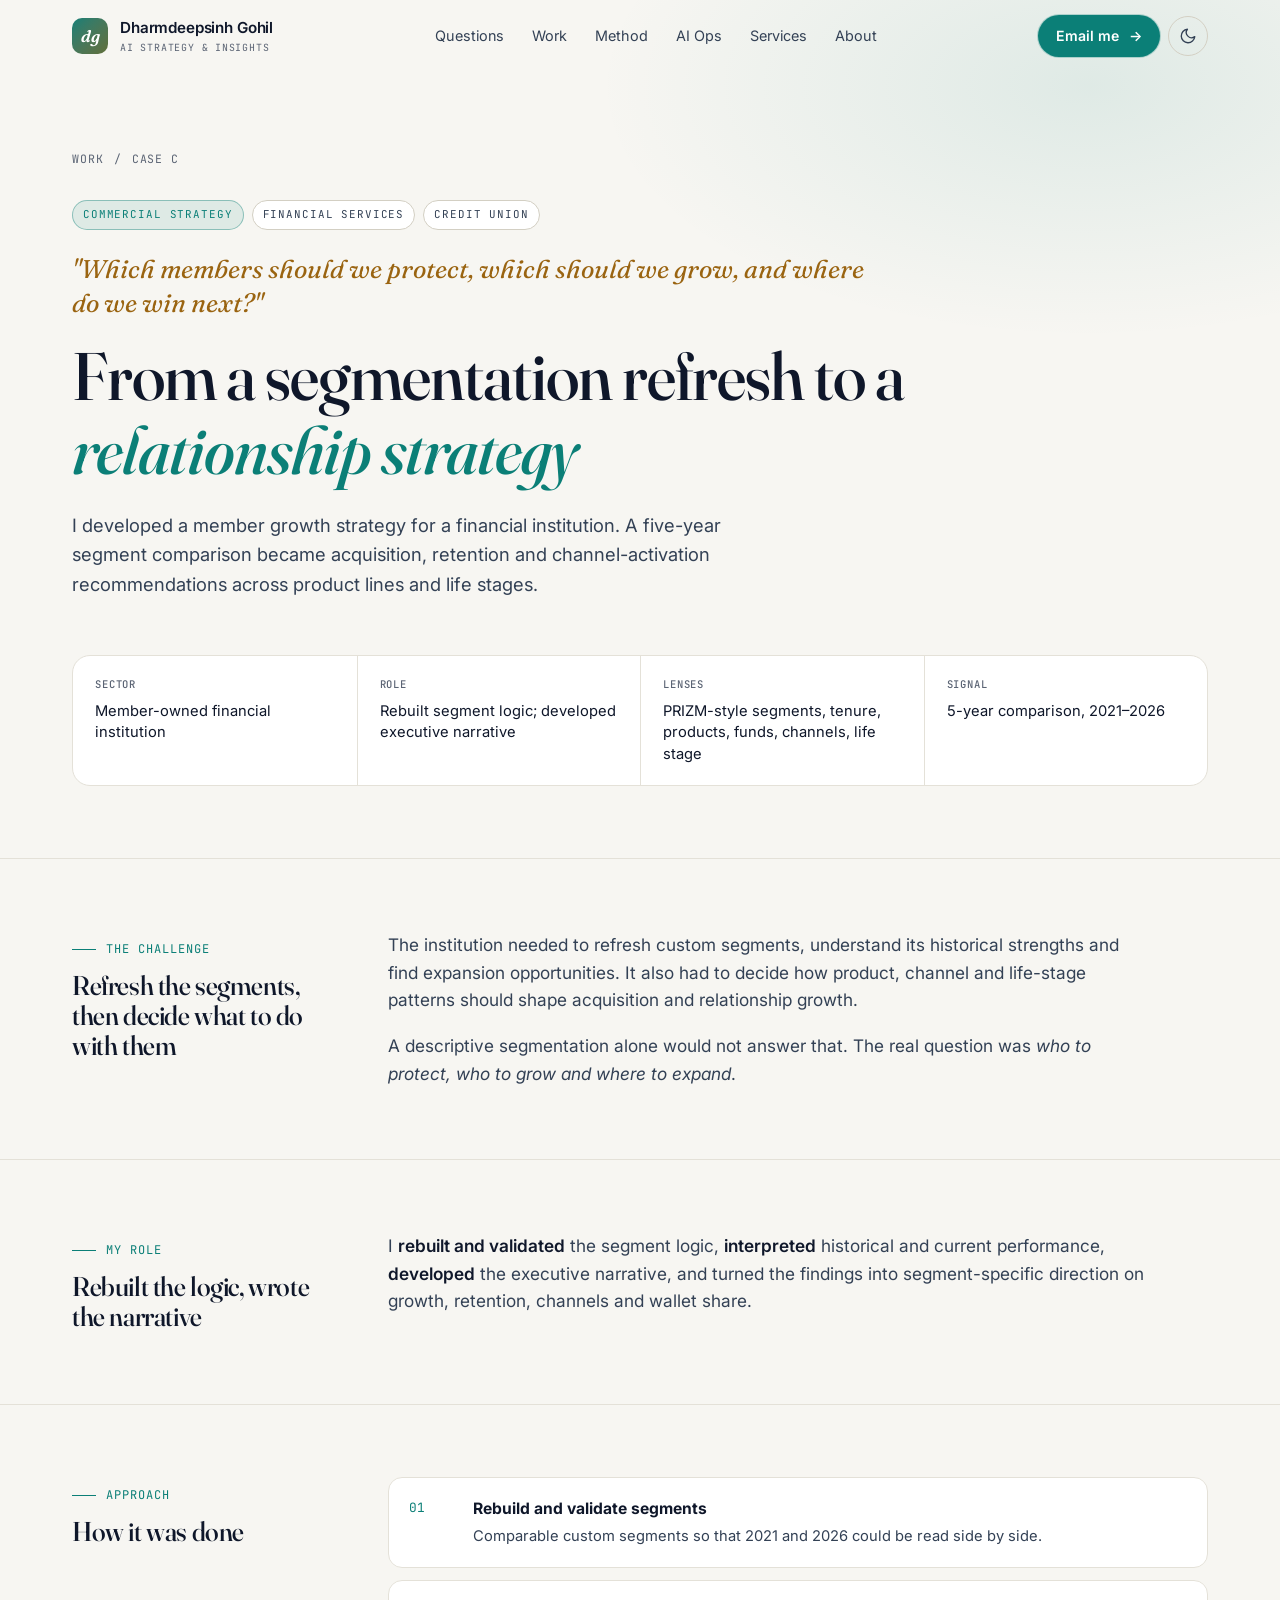
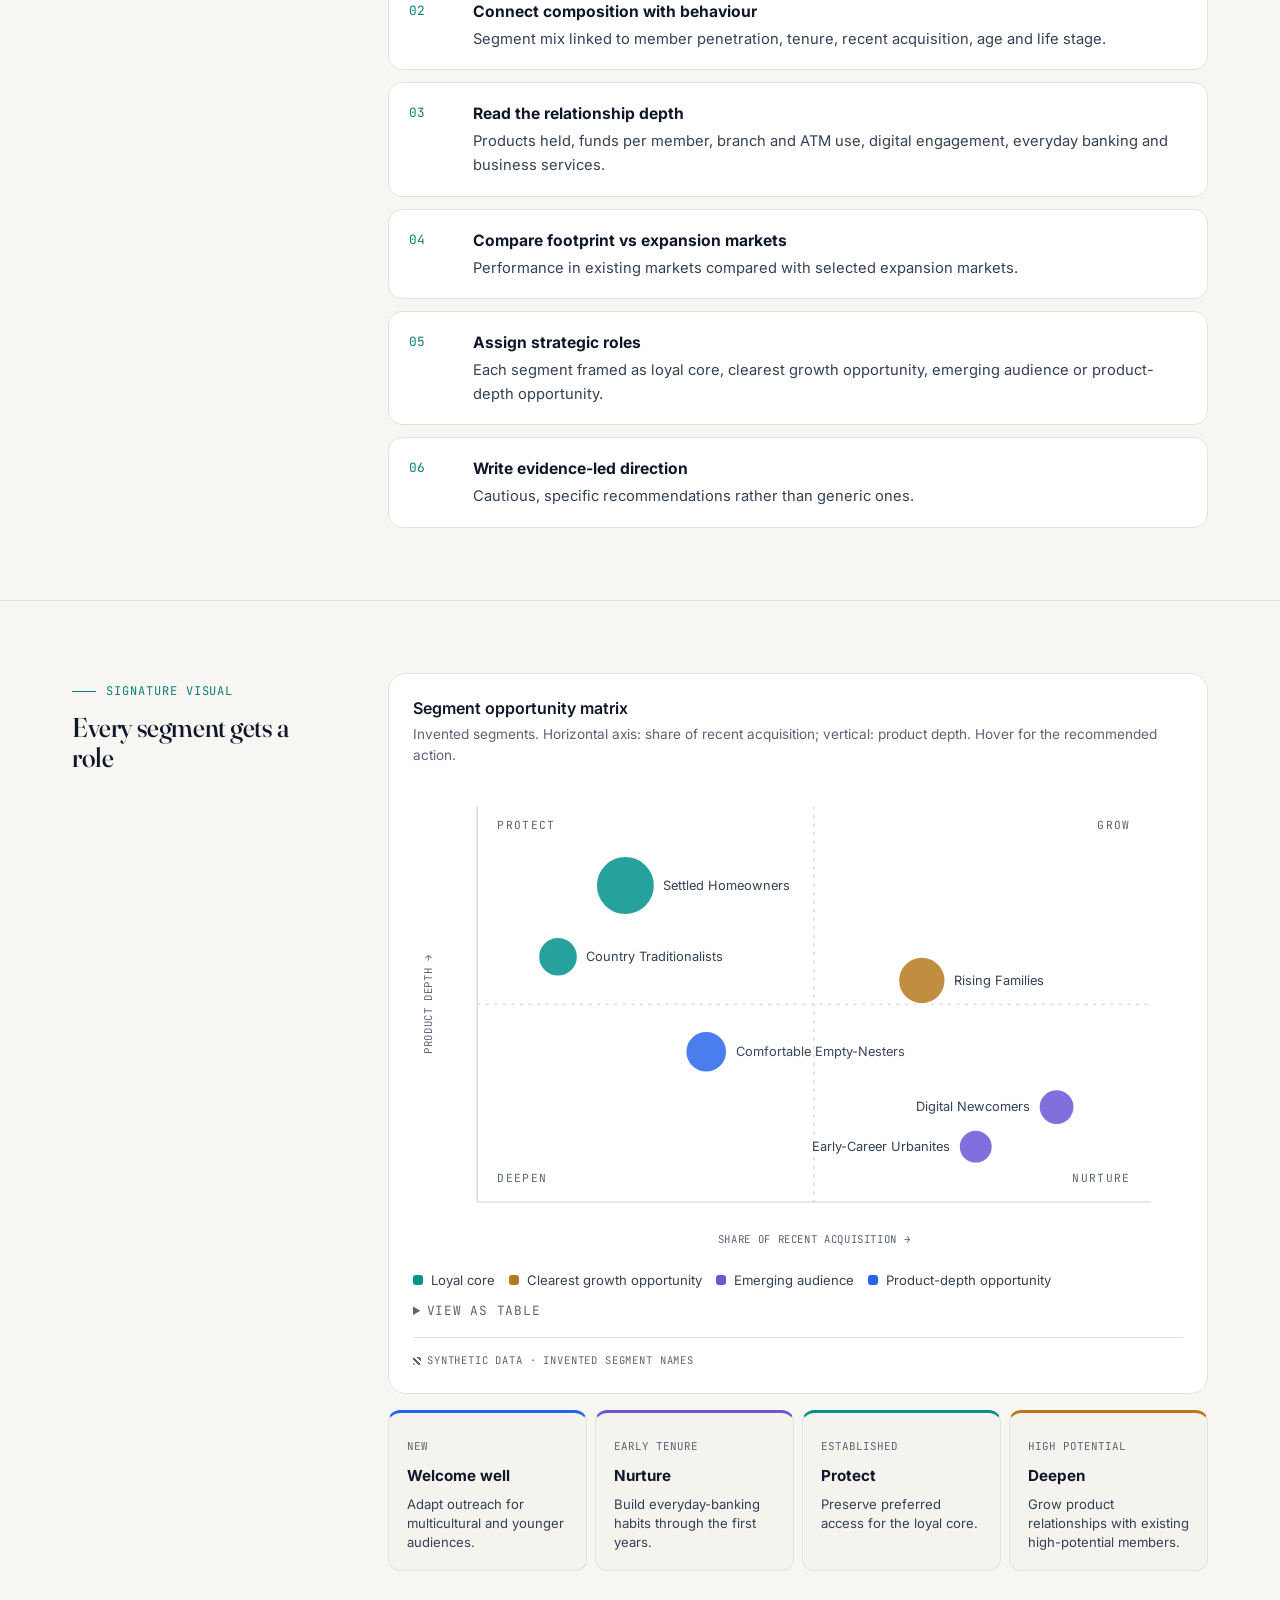
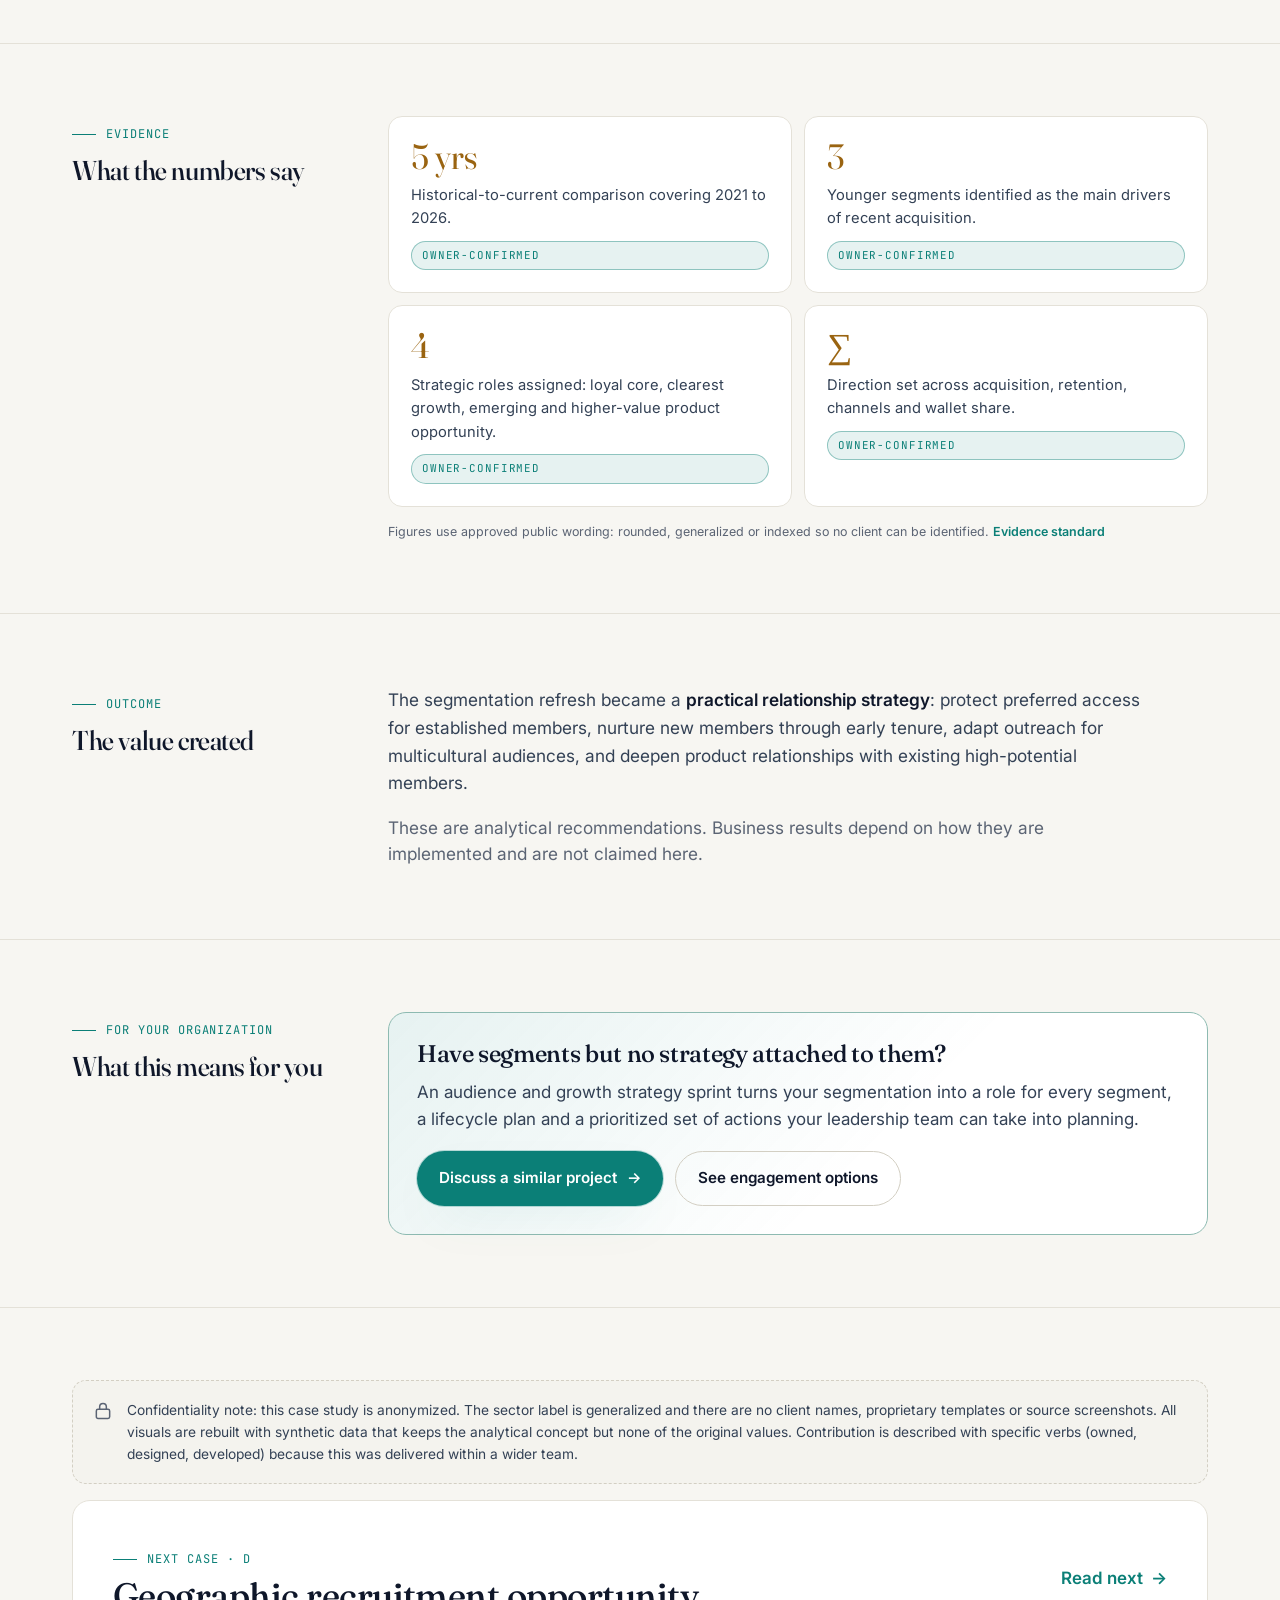
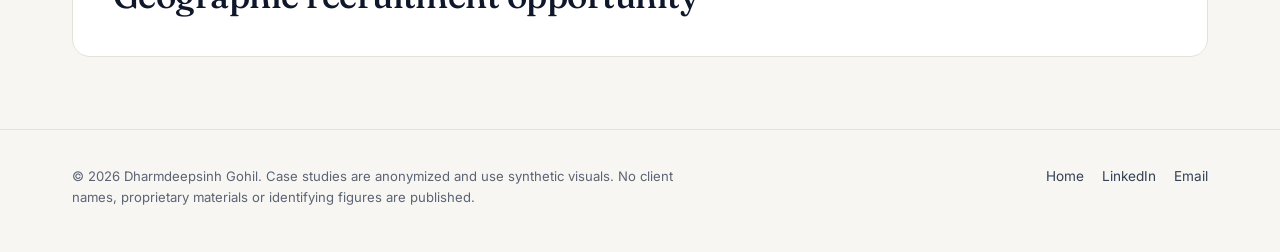
<file: work/financial-growth-strategy.html>
<!DOCTYPE html>
<html lang="en" class="no-js">
<head>
<meta charset="UTF-8">
<meta name="viewport" content="width=device-width, initial-scale=1">
<title>Financial-Services Growth & Relationship Strategy | Dharmdeepsinh Gohil</title>
<meta name="description" content="Case study: turning a five-year segment comparison for a member-owned financial institution into acquisition, retention, channel and wallet-share strategy.">
<meta name="theme-color" content="#0A0E17">
<link rel="canonical" href="https://www.dharmdeepsinh-gohil.com/work/financial-growth-strategy.html">
<meta property="og:type" content="article">
<meta property="og:title" content="Financial-Services Growth &amp; Relationship Strategy | Case study">
<meta property="og:description" content="Case study: turning a five-year segment comparison for a member-owned financial institution into acquisition, retention, channel and wallet-share strategy.">
<meta property="og:image" content="https://www.dharmdeepsinh-gohil.com/assets/img/og.png">
<meta name="twitter:card" content="summary_large_image">
<link rel="icon" href="../assets/img/favicon.svg" type="image/svg+xml">
<script>
  try { var t = localStorage.getItem('theme'); if (t === 'light' || t === 'dark') document.documentElement.setAttribute('data-theme', t); } catch (e) {}
</script>
<link rel="preconnect" href="https://fonts.googleapis.com">
<link rel="preconnect" href="https://fonts.gstatic.com" crossorigin>
<link href="https://fonts.googleapis.com/css2?family=Fraunces:ital,opsz,wght@0,9..144,400;0,9..144,500;0,9..144,600;1,9..144,400;1,9..144,500&family=Inter:wght@400;500;600;700&family=JetBrains+Mono:wght@400;500&display=swap" rel="stylesheet">
<link rel="stylesheet" href="../styles.css">
</head>
<body>
<a class="skip-link" href="#main">Skip to content</a>
<header class="nav">
  <div class="container nav-inner">
    <a href="../index.html" class="brand" aria-label="Dharmdeepsinh Gohil, home">
      <span class="brand-mark">dg</span>
      <span class="brand-name">Dharmdeepsinh Gohil<small>AI Strategy &amp; Insights</small></span>
    </a>
    <nav class="nav-links" id="navLinks" aria-label="Primary">
      <a href="../index.html#questions">Questions</a>
      <a href="../index.html#work">Work</a>
      <a href="../index.html#method">Method</a>
      <a href="../index.html#ai">AI&nbsp;Ops</a>
      <a href="../index.html#services">Services</a>
      <a href="../index.html#about">About</a>
    </nav>
    <div class="nav-actions">
      <a class="btn btn-primary nav-cta" data-email data-subject="Enquiry: Member growth &amp; relationship strategy" href="../index.html#contact">Email me <span class="arrow">→</span></a>
      <button class="icon-btn theme-toggle" id="themeToggle" type="button" aria-label="Toggle theme">
        <svg class="moon" viewBox="0 0 24 24" fill="none" stroke="currentColor" stroke-width="1.8" stroke-linecap="round" stroke-linejoin="round"><path d="M21 12.8A9 9 0 1 1 11.2 3a7 7 0 0 0 9.8 9.8z"/></svg>
        <svg class="sun" viewBox="0 0 24 24" fill="none" stroke="currentColor" stroke-width="1.8" stroke-linecap="round"><circle cx="12" cy="12" r="4"/><path d="M12 2v2M12 20v2M4.9 4.9l1.4 1.4M17.7 17.7l1.4 1.4M2 12h2M20 12h2M4.9 19.1l1.4-1.4M17.7 6.3l1.4-1.4"/></svg>
      </button>
      <button class="icon-btn menu-btn" id="menuBtn" type="button" aria-label="Open menu" aria-expanded="false" aria-controls="navLinks">
        <svg viewBox="0 0 24 24" fill="none" stroke="currentColor" stroke-width="1.8" stroke-linecap="round"><path d="M4 7h16M4 12h16M4 17h10"/></svg>
      </button>
    </div>
  </div>
</header>

<main id="main">
<section class="case-hero">
  <div class="container">
    <nav class="breadcrumb reveal" aria-label="Breadcrumb"><a href="../index.html#work">Work</a><span>/</span><span>Case C</span></nav>
    <div class="work-tags reveal"><span class="chip signal">Commercial strategy</span><span class="chip ">Financial services</span><span class="chip ">Credit union</span></div>
    <p class="q reveal">"Which members should we protect, which should we grow, and where do we win next?"</p>
    <h1 class="reveal reveal-d1">From a segmentation refresh to a <em class="accent">relationship strategy</em></h1>
    <p class="lede reveal reveal-d2">I developed a member growth strategy for a financial institution. A five-year segment comparison became acquisition, retention and channel-activation recommendations across product lines and life stages.</p>
    <div class="case-meta reveal reveal-d3"><div><b>Sector</b><span>Member-owned financial institution</span></div><div><b>Role</b><span>Rebuilt segment logic; developed executive narrative</span></div><div><b>Lenses</b><span>PRIZM-style segments, tenure, products, funds, channels, life stage</span></div><div><b>Signal</b><span>5-year comparison, 2021–2026</span></div></div>
  </div>
</section>

<section class="case-section">
  <div class="container case-grid">
    <div class="label reveal"><span class="eyebrow">The challenge</span><h2>Refresh the segments, then decide what to do with them</h2></div>
    <div class="reveal"><div class="prose"><p>The institution needed to refresh custom segments, understand its historical strengths and find expansion opportunities. It also had to decide how product, channel and life-stage patterns should shape acquisition and relationship growth.</p><p>A descriptive segmentation alone would not answer that. The real question was <em>who to protect, who to grow and where to expand</em>.</p></div></div>
  </div>
</section>
<section class="case-section">
  <div class="container case-grid">
    <div class="label reveal"><span class="eyebrow">My role</span><h2>Rebuilt the logic, wrote the narrative</h2></div>
    <div class="reveal"><div class="prose"><p>I <strong>rebuilt and validated</strong> the segment logic, <strong>interpreted</strong> historical and current performance, <strong>developed</strong> the executive narrative, and turned the findings into segment-specific direction on growth, retention, channels and wallet share.</p></div></div>
  </div>
</section>
<section class="case-section">
  <div class="container case-grid">
    <div class="label reveal"><span class="eyebrow">Approach</span><h2>How it was done</h2></div>
    <div class="reveal"><ol class="steps"><li><div><b>Rebuild and validate segments</b><p>Comparable custom segments so that 2021 and 2026 could be read side by side.</p></div></li><li><div><b>Connect composition with behaviour</b><p>Segment mix linked to member penetration, tenure, recent acquisition, age and life stage.</p></div></li><li><div><b>Read the relationship depth</b><p>Products held, funds per member, branch and ATM use, digital engagement, everyday banking and business services.</p></div></li><li><div><b>Compare footprint vs expansion markets</b><p>Performance in existing markets compared with selected expansion markets.</p></div></li><li><div><b>Assign strategic roles</b><p>Each segment framed as loyal core, clearest growth opportunity, emerging audience or product-depth opportunity.</p></div></li><li><div><b>Write evidence-led direction</b><p>Cautious, specific recommendations rather than generic ones.</p></div></li></ol></div>
  </div>
</section>
<section class="case-section">
  <div class="container case-grid">
    <div class="label reveal"><span class="eyebrow">Signature visual</span><h2>Every segment gets a role</h2></div>
    <div class="reveal"><figure class="viz-card">
  <div class="viz-head"><div><figcaption class="viz-title">Segment opportunity matrix</figcaption><p class="viz-sub">Invented segments. Horizontal axis: share of recent acquisition; vertical: product depth. Hover for the recommended action.</p></div></div>
  <div class="viz-body" data-viz="segment-matrix"></div>
  <div class="legend" style="margin-top:14px"><span><i style="background:var(--s1)"></i>Loyal core</span><span><i style="background:var(--s2)"></i>Clearest growth opportunity</span><span><i style="background:var(--s3)"></i>Emerging audience</span><span><i style="background:var(--s5)"></i>Product-depth opportunity</span></div>
  <details class="viz-table"><summary>View as table</summary><div class="table-scroll"><table><thead><tr><th>Segment (invented)</th><th>Role</th><th>Direction</th></tr></thead><tbody><tr><td>Settled Homeowners</td><td>Loyal core</td><td>Protect preferred access</td></tr><tr><td>Country Traditionalists</td><td>Loyal core</td><td>Keep service familiar</td></tr><tr><td>Rising Families</td><td>Growth</td><td>Lead acquisition</td></tr><tr><td>Digital Newcomers</td><td>Emerging</td><td>Nurture early tenure</td></tr><tr><td>Early-Career Urbanites</td><td>Emerging</td><td>Adapt outreach</td></tr><tr><td>Comfortable Empty-Nesters</td><td>Product depth</td><td>Deepen wallet share</td></tr></tbody></table></div></details>
  <div class="viz-foot"><span class="synthetic-badge">Synthetic data · invented segment names</span></div>
</figure>
<div class="ladder" style="margin-top:16px" aria-label="Lifecycle opportunity ladder">
<div class="rung"><span class="n">NEW</span><b>Welcome well</b><p>Adapt outreach for multicultural and younger audiences.</p></div>
<div class="rung"><span class="n">EARLY TENURE</span><b>Nurture</b><p>Build everyday-banking habits through the first years.</p></div>
<div class="rung"><span class="n">ESTABLISHED</span><b>Protect</b><p>Preserve preferred access for the loyal core.</p></div>
<div class="rung"><span class="n">HIGH POTENTIAL</span><b>Deepen</b><p>Grow product relationships with existing high-potential members.</p></div>
</div></div>
  </div>
</section>
<section class="case-section">
  <div class="container case-grid">
    <div class="label reveal"><span class="eyebrow">Evidence</span><h2>What the numbers say</h2></div>
    <div class="reveal"><div class="evidence-list"><div class="ev"><span class="big">5 yrs</span><p>Historical-to-current comparison covering 2021 to 2026.</p><span class="chip signal">Owner-confirmed</span></div><div class="ev"><span class="big">3</span><p>Younger segments identified as the main drivers of recent acquisition.</p><span class="chip signal">Owner-confirmed</span></div><div class="ev"><span class="big">4</span><p>Strategic roles assigned: loyal core, clearest growth, emerging and higher-value product opportunity.</p><span class="chip signal">Owner-confirmed</span></div><div class="ev"><span class="big">∑</span><p>Direction set across acquisition, retention, channels and wallet share.</p><span class="chip signal">Owner-confirmed</span></div></div><p class="method-note" style="margin-top:16px">Figures use approved public wording: rounded, generalized or indexed so no client can be identified. <a class="link-arrow" style="font-size:inherit" href="../index.html#evidence">Evidence standard</a></p></div>
  </div>
</section>
<section class="case-section">
  <div class="container case-grid">
    <div class="label reveal"><span class="eyebrow">Outcome</span><h2>The value created</h2></div>
    <div class="reveal"><div class="prose"><p>The segmentation refresh became a <strong>practical relationship strategy</strong>: protect preferred access for established members, nurture new members through early tenure, adapt outreach for multicultural audiences, and deepen product relationships with existing high-potential members.</p><p class="method-note">These are analytical recommendations. Business results depend on how they are implemented and are not claimed here.</p></div></div>
  </div>
</section>
<section class="case-section">
  <div class="container case-grid">
    <div class="label reveal"><span class="eyebrow">For your organization</span><h2>What this means for you</h2></div>
    <div class="reveal"><div class="callout"><h3>Have segments but no strategy attached to them?</h3><p>An audience and growth strategy sprint turns your segmentation into a role for every segment, a lifecycle plan and a prioritized set of actions your leadership team can take into planning.</p><div class="hero-ctas" style="margin:0"><a class="btn btn-primary" data-email data-subject="Enquiry: Member growth &amp; relationship strategy" href="../index.html#contact">Discuss a similar project <span class="arrow">→</span></a><a class="btn btn-ghost" href="../index.html#services">See engagement options</a></div></div></div>
  </div>
</section>
<section class="case-section">
  <div class="container">
    <div class="confidential reveal"><svg viewBox="0 0 24 24" fill="none" stroke="currentColor" stroke-width="1.8" stroke-linecap="round" stroke-linejoin="round"><rect x="4" y="10" width="16" height="11" rx="2"/><path d="M8 10V7a4 4 0 0 1 8 0v3"/></svg><p>Confidentiality note: this case study is anonymized. The sector label is generalized and there are no client names, proprietary templates or source screenshots. All visuals are rebuilt with synthetic data that keeps the analytical concept but none of the original values. Contribution is described with specific verbs (owned, designed, developed) because this was delivered within a wider team.</p></div>
    <a class="next-case reveal" href="geographic-recruitment.html" style="margin-top:16px">
      <div><span class="eyebrow">Next case · D</span><h3>Geographic recruitment opportunity</h3></div>
      <span class="link-arrow">Read next <span class="arrow">→</span></span>
    </a>
  </div>
</section>
</main>

<footer class="footer">
  <div class="container footer-inner">
    <p>© <span data-year>2026</span> Dharmdeepsinh Gohil. Case studies are anonymized and use synthetic visuals. No client names, proprietary materials or identifying figures are published.</p>
    <div class="footer-links">
      <a href="../index.html">Home</a>
      <a data-linkedin href="#">LinkedIn</a>
      <a data-email href="#">Email</a>
    </div>
  </div>
</footer>
<script src="../assets/js/viz/core.js" defer></script>
<script src="../assets/js/viz/segment-matrix.js" defer></script>
<script src="../script.js" defer></script>
</body>
</html>
</file>
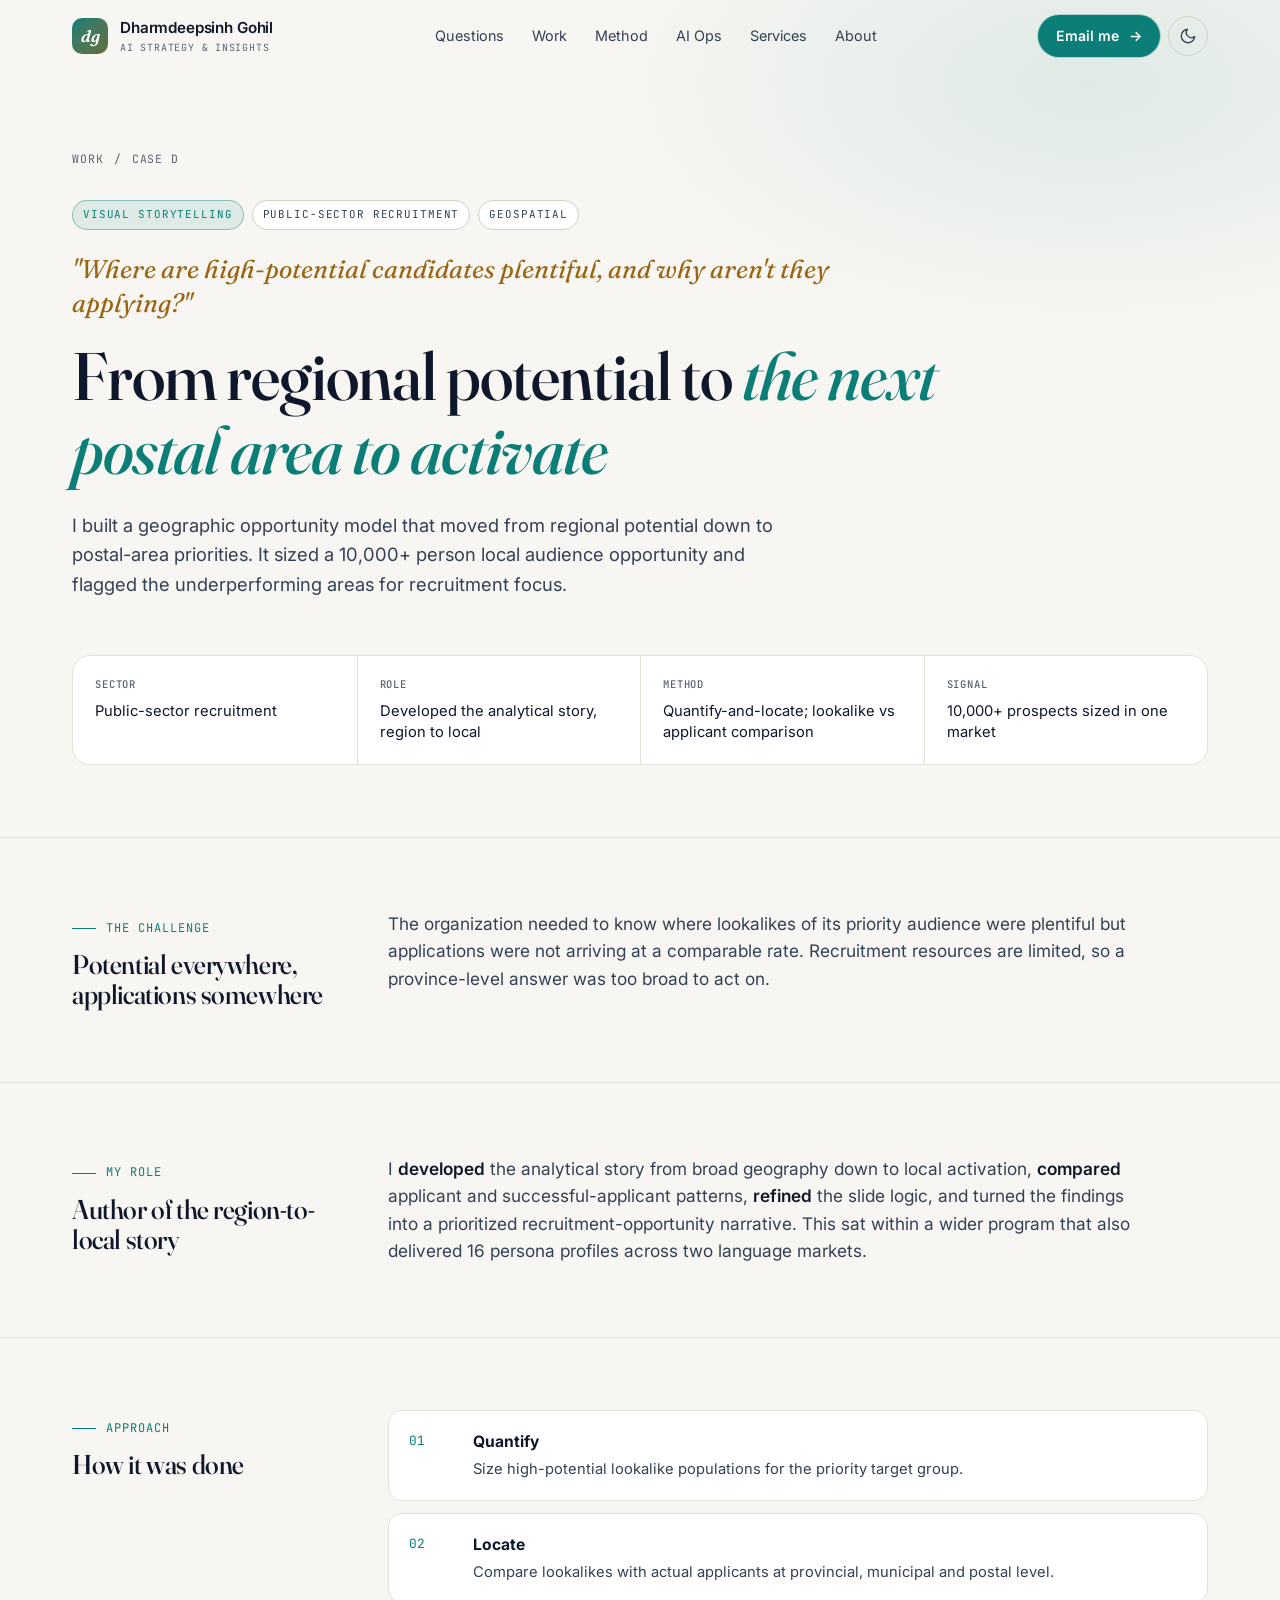
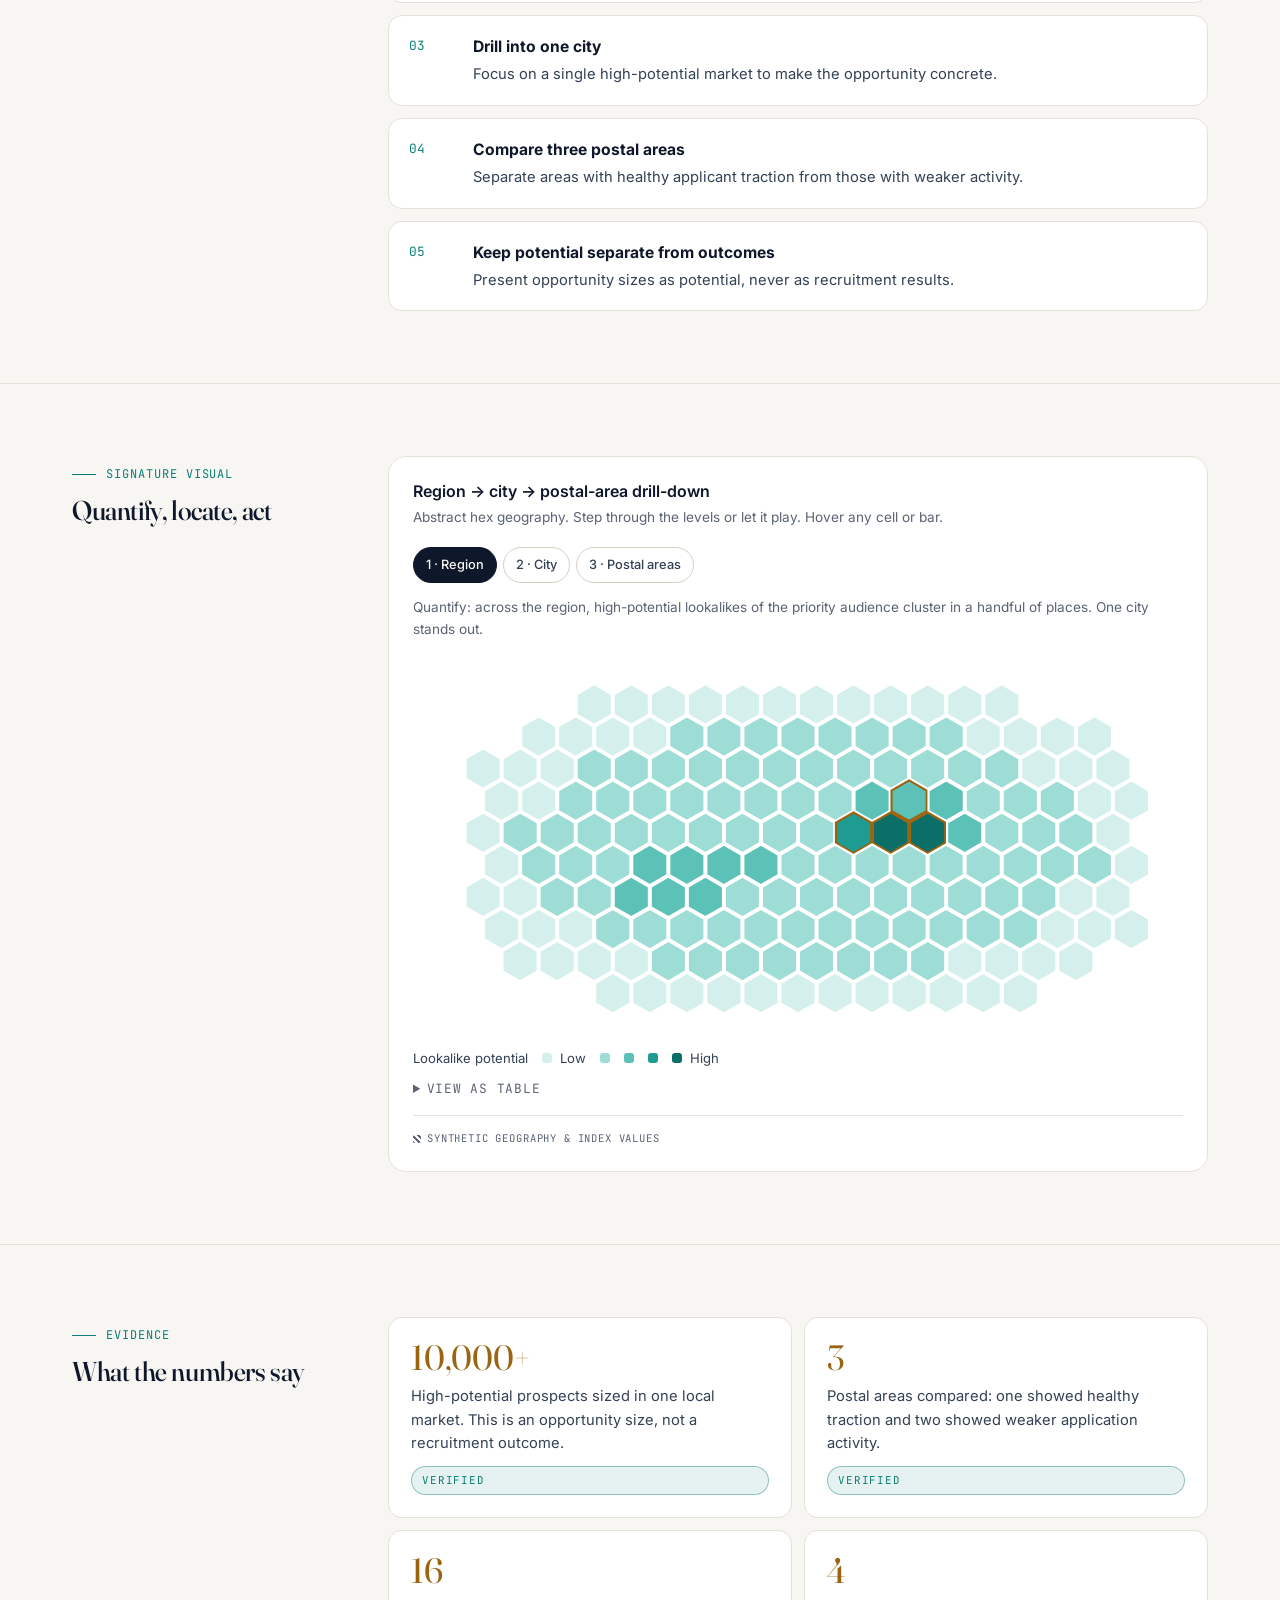
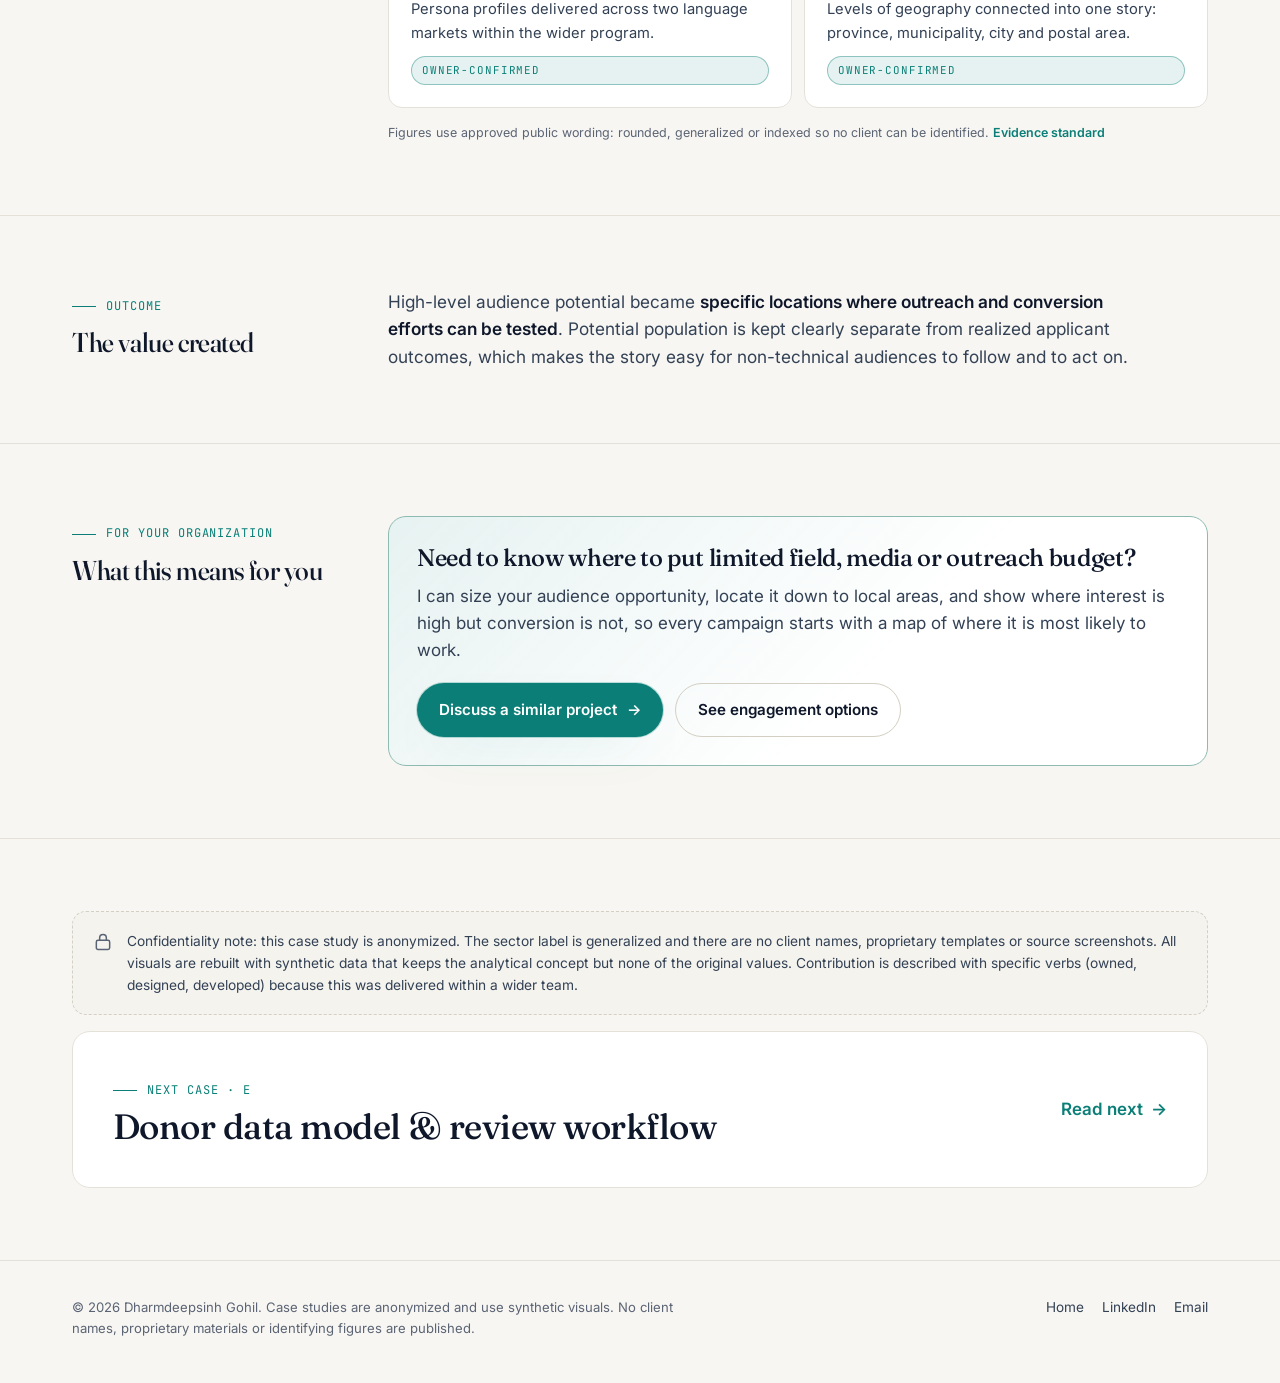
<file: work/geographic-recruitment.html>
<!DOCTYPE html>
<html lang="en" class="no-js">
<head>
<meta charset="UTF-8">
<meta name="viewport" content="width=device-width, initial-scale=1">
<title>Geographic Recruitment Opportunity | Dharmdeepsinh Gohil</title>
<meta name="description" content="Case study: a quantify-and-locate model that moved from regional audience potential down to postal-area priorities, sizing a 10,000+ prospect opportunity in one local market.">
<meta name="theme-color" content="#0A0E17">
<link rel="canonical" href="https://www.dharmdeepsinh-gohil.com/work/geographic-recruitment.html">
<meta property="og:type" content="article">
<meta property="og:title" content="Geographic Recruitment Opportunity | Case study">
<meta property="og:description" content="Case study: a quantify-and-locate model that moved from regional audience potential down to postal-area priorities, sizing a 10,000+ prospect opportunity in one local market.">
<meta property="og:image" content="https://www.dharmdeepsinh-gohil.com/assets/img/og.png">
<meta name="twitter:card" content="summary_large_image">
<link rel="icon" href="../assets/img/favicon.svg" type="image/svg+xml">
<script>
  try { var t = localStorage.getItem('theme'); if (t === 'light' || t === 'dark') document.documentElement.setAttribute('data-theme', t); } catch (e) {}
</script>
<link rel="preconnect" href="https://fonts.googleapis.com">
<link rel="preconnect" href="https://fonts.gstatic.com" crossorigin>
<link href="https://fonts.googleapis.com/css2?family=Fraunces:ital,opsz,wght@0,9..144,400;0,9..144,500;0,9..144,600;1,9..144,400;1,9..144,500&family=Inter:wght@400;500;600;700&family=JetBrains+Mono:wght@400;500&display=swap" rel="stylesheet">
<link rel="stylesheet" href="../styles.css">
</head>
<body>
<a class="skip-link" href="#main">Skip to content</a>
<header class="nav">
  <div class="container nav-inner">
    <a href="../index.html" class="brand" aria-label="Dharmdeepsinh Gohil, home">
      <span class="brand-mark">dg</span>
      <span class="brand-name">Dharmdeepsinh Gohil<small>AI Strategy &amp; Insights</small></span>
    </a>
    <nav class="nav-links" id="navLinks" aria-label="Primary">
      <a href="../index.html#questions">Questions</a>
      <a href="../index.html#work">Work</a>
      <a href="../index.html#method">Method</a>
      <a href="../index.html#ai">AI&nbsp;Ops</a>
      <a href="../index.html#services">Services</a>
      <a href="../index.html#about">About</a>
    </nav>
    <div class="nav-actions">
      <a class="btn btn-primary nav-cta" data-email data-subject="Enquiry: Geographic recruitment opportunity" href="../index.html#contact">Email me <span class="arrow">→</span></a>
      <button class="icon-btn theme-toggle" id="themeToggle" type="button" aria-label="Toggle theme">
        <svg class="moon" viewBox="0 0 24 24" fill="none" stroke="currentColor" stroke-width="1.8" stroke-linecap="round" stroke-linejoin="round"><path d="M21 12.8A9 9 0 1 1 11.2 3a7 7 0 0 0 9.8 9.8z"/></svg>
        <svg class="sun" viewBox="0 0 24 24" fill="none" stroke="currentColor" stroke-width="1.8" stroke-linecap="round"><circle cx="12" cy="12" r="4"/><path d="M12 2v2M12 20v2M4.9 4.9l1.4 1.4M17.7 17.7l1.4 1.4M2 12h2M20 12h2M4.9 19.1l1.4-1.4M17.7 6.3l1.4-1.4"/></svg>
      </button>
      <button class="icon-btn menu-btn" id="menuBtn" type="button" aria-label="Open menu" aria-expanded="false" aria-controls="navLinks">
        <svg viewBox="0 0 24 24" fill="none" stroke="currentColor" stroke-width="1.8" stroke-linecap="round"><path d="M4 7h16M4 12h16M4 17h10"/></svg>
      </button>
    </div>
  </div>
</header>

<main id="main">
<section class="case-hero">
  <div class="container">
    <nav class="breadcrumb reveal" aria-label="Breadcrumb"><a href="../index.html#work">Work</a><span>/</span><span>Case D</span></nav>
    <div class="work-tags reveal"><span class="chip signal">Visual storytelling</span><span class="chip ">Public-sector recruitment</span><span class="chip ">Geospatial</span></div>
    <p class="q reveal">"Where are high-potential candidates plentiful, and why aren't they applying?"</p>
    <h1 class="reveal reveal-d1">From regional potential to <em class="accent">the next postal area to activate</em></h1>
    <p class="lede reveal reveal-d2">I built a geographic opportunity model that moved from regional potential down to postal-area priorities. It sized a 10,000+ person local audience opportunity and flagged the underperforming areas for recruitment focus.</p>
    <div class="case-meta reveal reveal-d3"><div><b>Sector</b><span>Public-sector recruitment</span></div><div><b>Role</b><span>Developed the analytical story, region to local</span></div><div><b>Method</b><span>Quantify-and-locate; lookalike vs applicant comparison</span></div><div><b>Signal</b><span>10,000+ prospects sized in one market</span></div></div>
  </div>
</section>

<section class="case-section">
  <div class="container case-grid">
    <div class="label reveal"><span class="eyebrow">The challenge</span><h2>Potential everywhere, applications somewhere</h2></div>
    <div class="reveal"><div class="prose"><p>The organization needed to know where lookalikes of its priority audience were plentiful but applications were not arriving at a comparable rate. Recruitment resources are limited, so a province-level answer was too broad to act on.</p></div></div>
  </div>
</section>
<section class="case-section">
  <div class="container case-grid">
    <div class="label reveal"><span class="eyebrow">My role</span><h2>Author of the region-to-local story</h2></div>
    <div class="reveal"><div class="prose"><p>I <strong>developed</strong> the analytical story from broad geography down to local activation, <strong>compared</strong> applicant and successful-applicant patterns, <strong>refined</strong> the slide logic, and turned the findings into a prioritized recruitment-opportunity narrative. This sat within a wider program that also delivered 16 persona profiles across two language markets.</p></div></div>
  </div>
</section>
<section class="case-section">
  <div class="container case-grid">
    <div class="label reveal"><span class="eyebrow">Approach</span><h2>How it was done</h2></div>
    <div class="reveal"><ol class="steps"><li><div><b>Quantify</b><p>Size high-potential lookalike populations for the priority target group.</p></div></li><li><div><b>Locate</b><p>Compare lookalikes with actual applicants at provincial, municipal and postal level.</p></div></li><li><div><b>Drill into one city</b><p>Focus on a single high-potential market to make the opportunity concrete.</p></div></li><li><div><b>Compare three postal areas</b><p>Separate areas with healthy applicant traction from those with weaker activity.</p></div></li><li><div><b>Keep potential separate from outcomes</b><p>Present opportunity sizes as potential, never as recruitment results.</p></div></li></ol></div>
  </div>
</section>
<section class="case-section">
  <div class="container case-grid">
    <div class="label reveal"><span class="eyebrow">Signature visual</span><h2>Quantify, locate, act</h2></div>
    <div class="reveal"><figure class="viz-card">
  <div class="viz-head"><div><figcaption class="viz-title">Region → city → postal-area drill-down</figcaption><p class="viz-sub">Abstract hex geography. Step through the levels or let it play. Hover any cell or bar.</p></div></div>
  <div class="viz-body" data-viz="hex-drill"></div>
  
  <details class="viz-table"><summary>View as table</summary><div class="table-scroll"><table><thead><tr><th>Postal area</th><th>Lookalike potential (index)</th><th>Application activity (index)</th><th>Read</th></tr></thead><tbody><tr><td>A</td><td>100</td><td>92</td><td>Healthy traction</td></tr><tr><td>B</td><td>88</td><td>41</td><td>Activation priority</td></tr><tr><td>C</td><td>81</td><td>35</td><td>Activation priority</td></tr></tbody></table></div></details>
  <div class="viz-foot"><span class="synthetic-badge">Synthetic geography & index values</span></div>
</figure></div>
  </div>
</section>
<section class="case-section">
  <div class="container case-grid">
    <div class="label reveal"><span class="eyebrow">Evidence</span><h2>What the numbers say</h2></div>
    <div class="reveal"><div class="evidence-list"><div class="ev"><span class="big">10,000+</span><p>High-potential prospects sized in one local market. This is an opportunity size, not a recruitment outcome.</p><span class="chip signal">Verified</span></div><div class="ev"><span class="big">3</span><p>Postal areas compared: one showed healthy traction and two showed weaker application activity.</p><span class="chip signal">Verified</span></div><div class="ev"><span class="big">16</span><p>Persona profiles delivered across two language markets within the wider program.</p><span class="chip signal">Owner-confirmed</span></div><div class="ev"><span class="big">4</span><p>Levels of geography connected into one story: province, municipality, city and postal area.</p><span class="chip signal">Owner-confirmed</span></div></div><p class="method-note" style="margin-top:16px">Figures use approved public wording: rounded, generalized or indexed so no client can be identified. <a class="link-arrow" style="font-size:inherit" href="../index.html#evidence">Evidence standard</a></p></div>
  </div>
</section>
<section class="case-section">
  <div class="container case-grid">
    <div class="label reveal"><span class="eyebrow">Outcome</span><h2>The value created</h2></div>
    <div class="reveal"><div class="prose"><p>High-level audience potential became <strong>specific locations where outreach and conversion efforts can be tested</strong>. Potential population is kept clearly separate from realized applicant outcomes, which makes the story easy for non-technical audiences to follow and to act on.</p></div></div>
  </div>
</section>
<section class="case-section">
  <div class="container case-grid">
    <div class="label reveal"><span class="eyebrow">For your organization</span><h2>What this means for you</h2></div>
    <div class="reveal"><div class="callout"><h3>Need to know where to put limited field, media or outreach budget?</h3><p>I can size your audience opportunity, locate it down to local areas, and show where interest is high but conversion is not, so every campaign starts with a map of where it is most likely to work.</p><div class="hero-ctas" style="margin:0"><a class="btn btn-primary" data-email data-subject="Enquiry: Geographic recruitment opportunity" href="../index.html#contact">Discuss a similar project <span class="arrow">→</span></a><a class="btn btn-ghost" href="../index.html#services">See engagement options</a></div></div></div>
  </div>
</section>
<section class="case-section">
  <div class="container">
    <div class="confidential reveal"><svg viewBox="0 0 24 24" fill="none" stroke="currentColor" stroke-width="1.8" stroke-linecap="round" stroke-linejoin="round"><rect x="4" y="10" width="16" height="11" rx="2"/><path d="M8 10V7a4 4 0 0 1 8 0v3"/></svg><p>Confidentiality note: this case study is anonymized. The sector label is generalized and there are no client names, proprietary templates or source screenshots. All visuals are rebuilt with synthetic data that keeps the analytical concept but none of the original values. Contribution is described with specific verbs (owned, designed, developed) because this was delivered within a wider team.</p></div>
    <a class="next-case reveal" href="donor-data-model.html" style="margin-top:16px">
      <div><span class="eyebrow">Next case · E</span><h3>Donor data model & review workflow</h3></div>
      <span class="link-arrow">Read next <span class="arrow">→</span></span>
    </a>
  </div>
</section>
</main>

<footer class="footer">
  <div class="container footer-inner">
    <p>© <span data-year>2026</span> Dharmdeepsinh Gohil. Case studies are anonymized and use synthetic visuals. No client names, proprietary materials or identifying figures are published.</p>
    <div class="footer-links">
      <a href="../index.html">Home</a>
      <a data-linkedin href="#">LinkedIn</a>
      <a data-email href="#">Email</a>
    </div>
  </div>
</footer>
<script src="../assets/js/viz/core.js" defer></script>
<script src="../assets/js/viz/hex-drill.js" defer></script>
<script src="../script.js" defer></script>
</body>
</html>
</file>
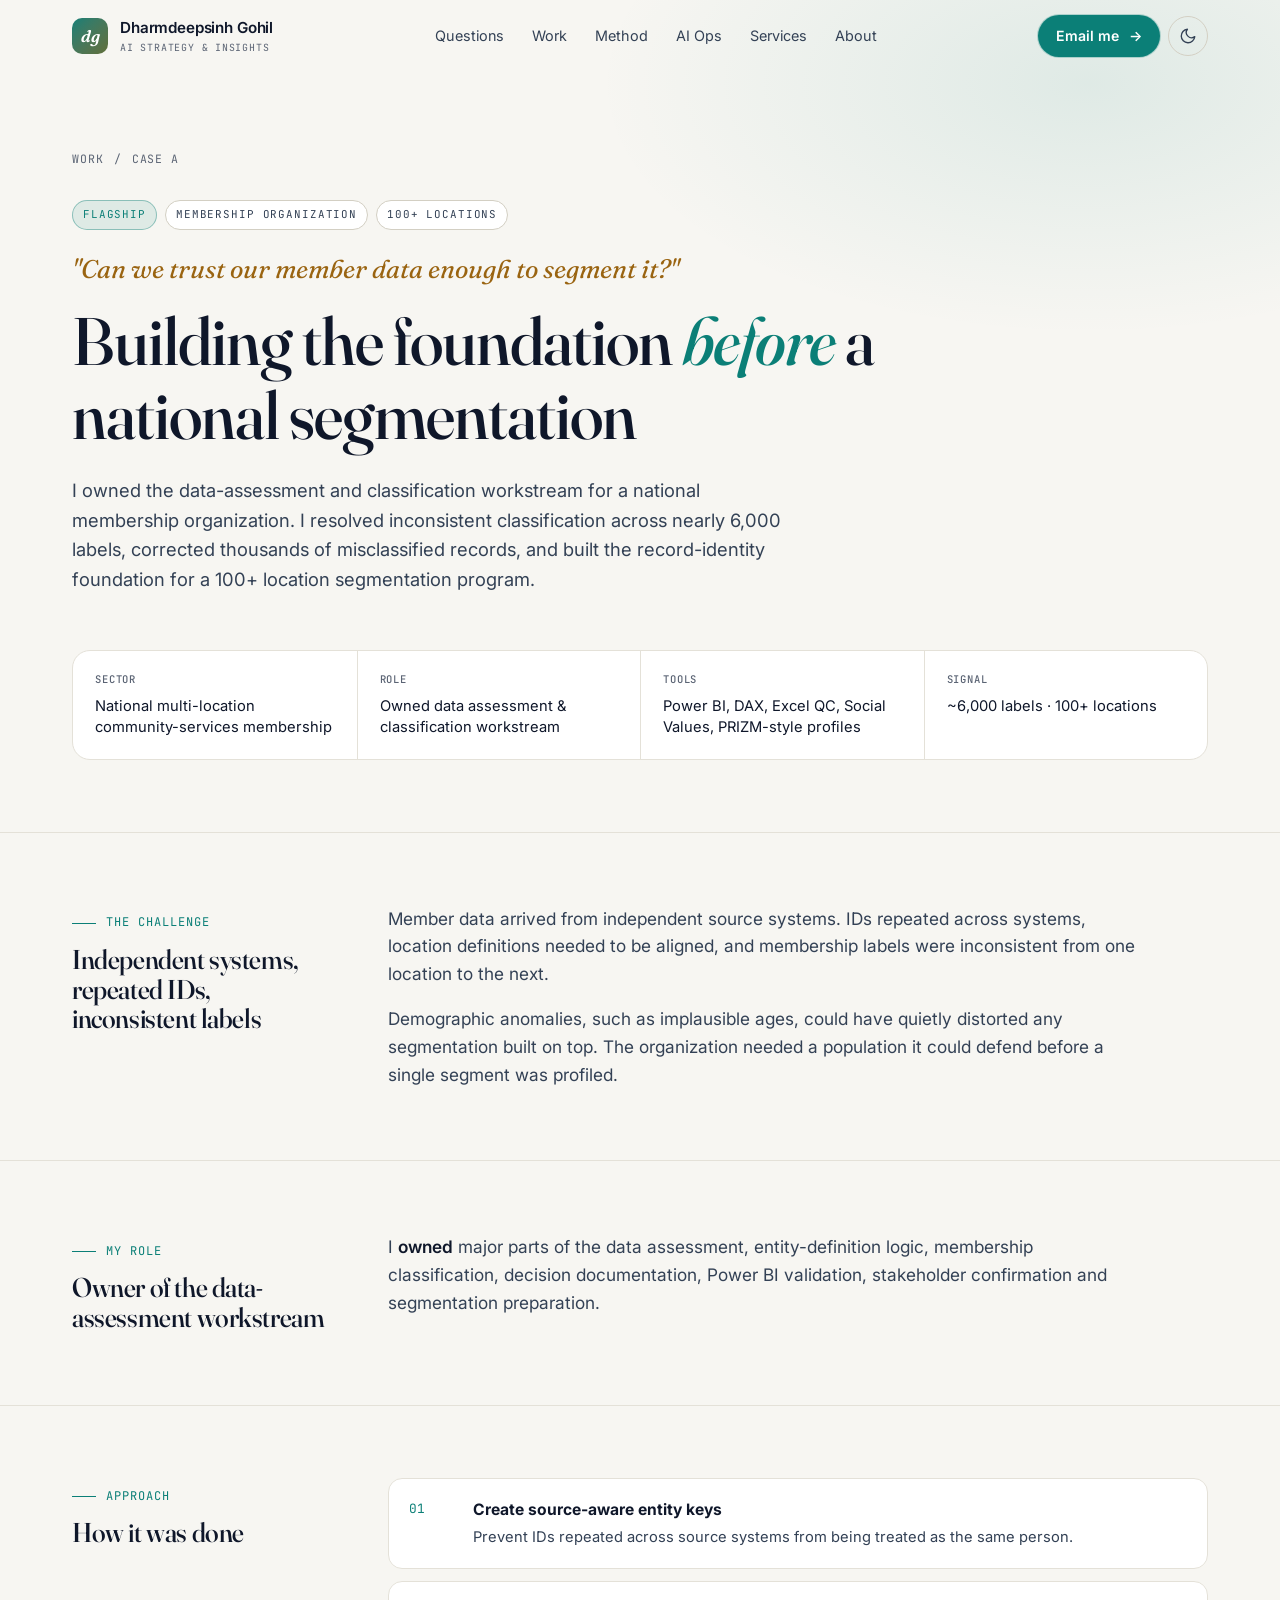
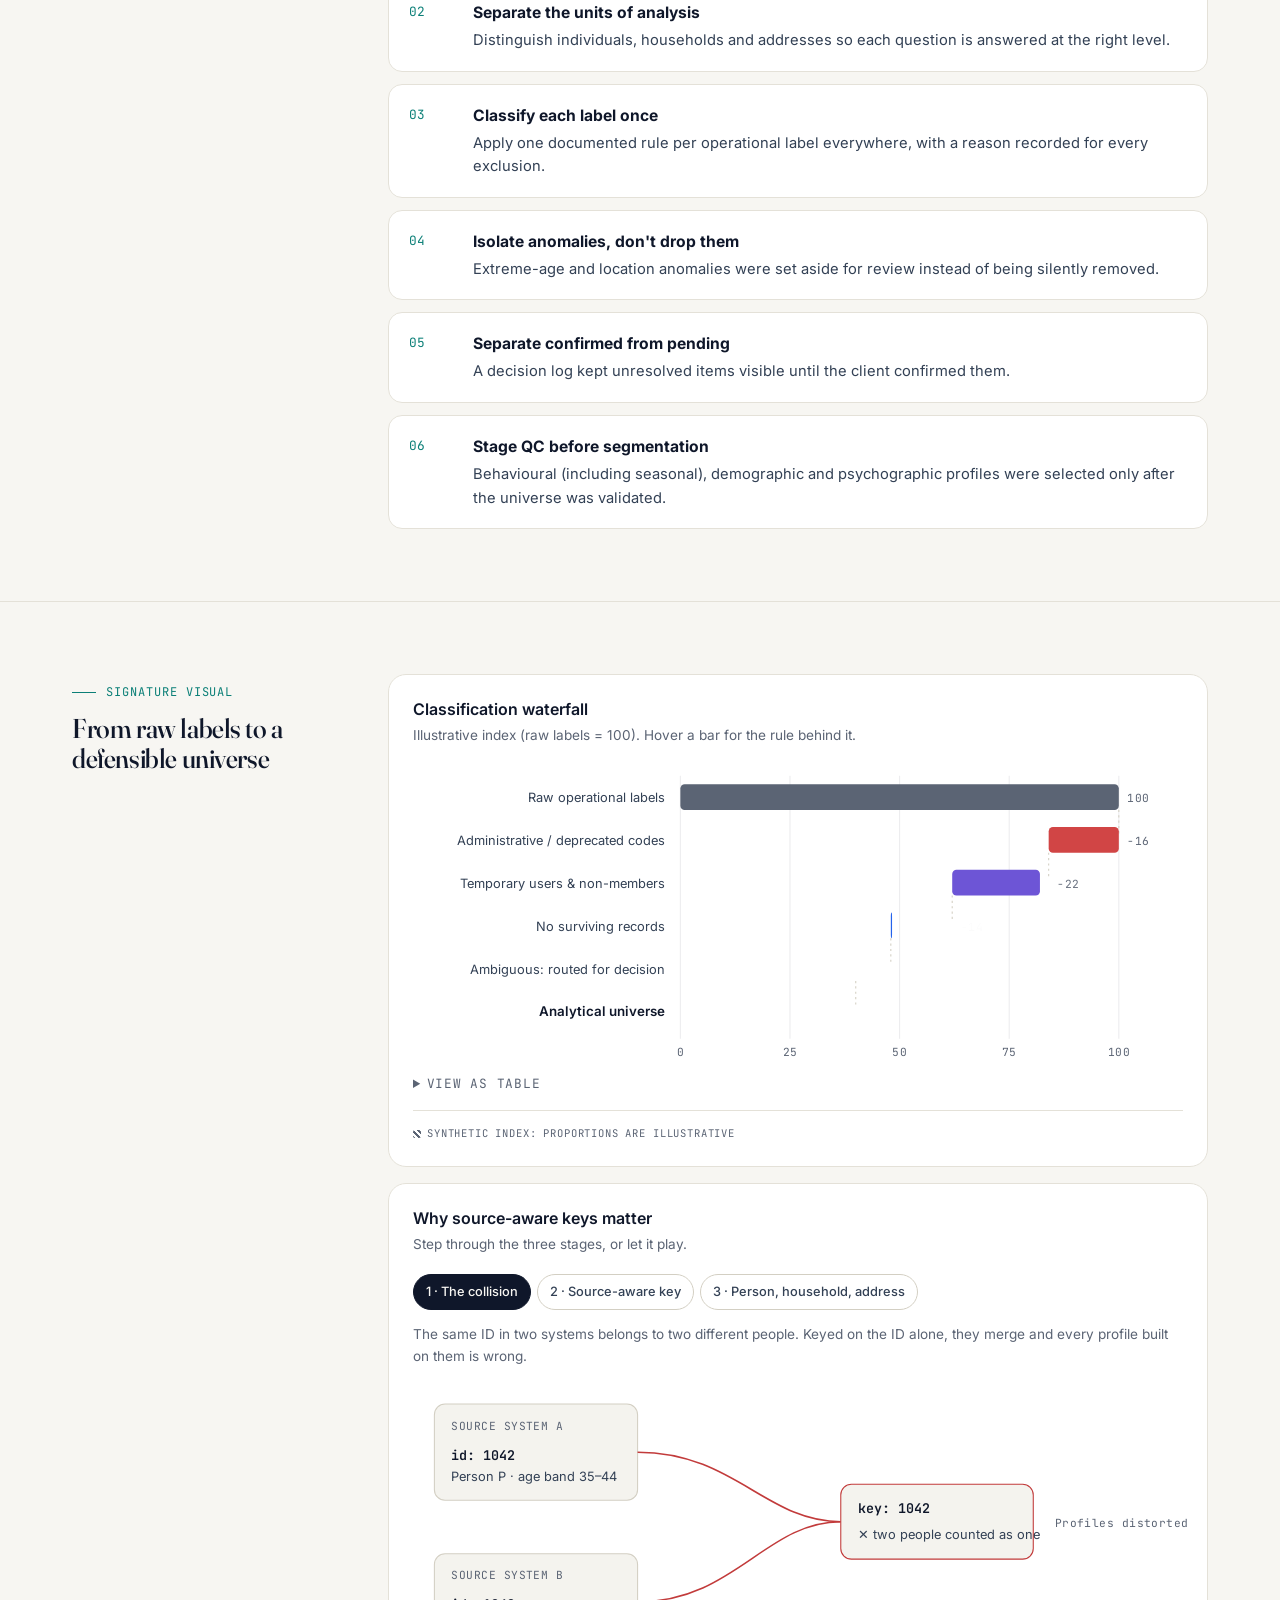
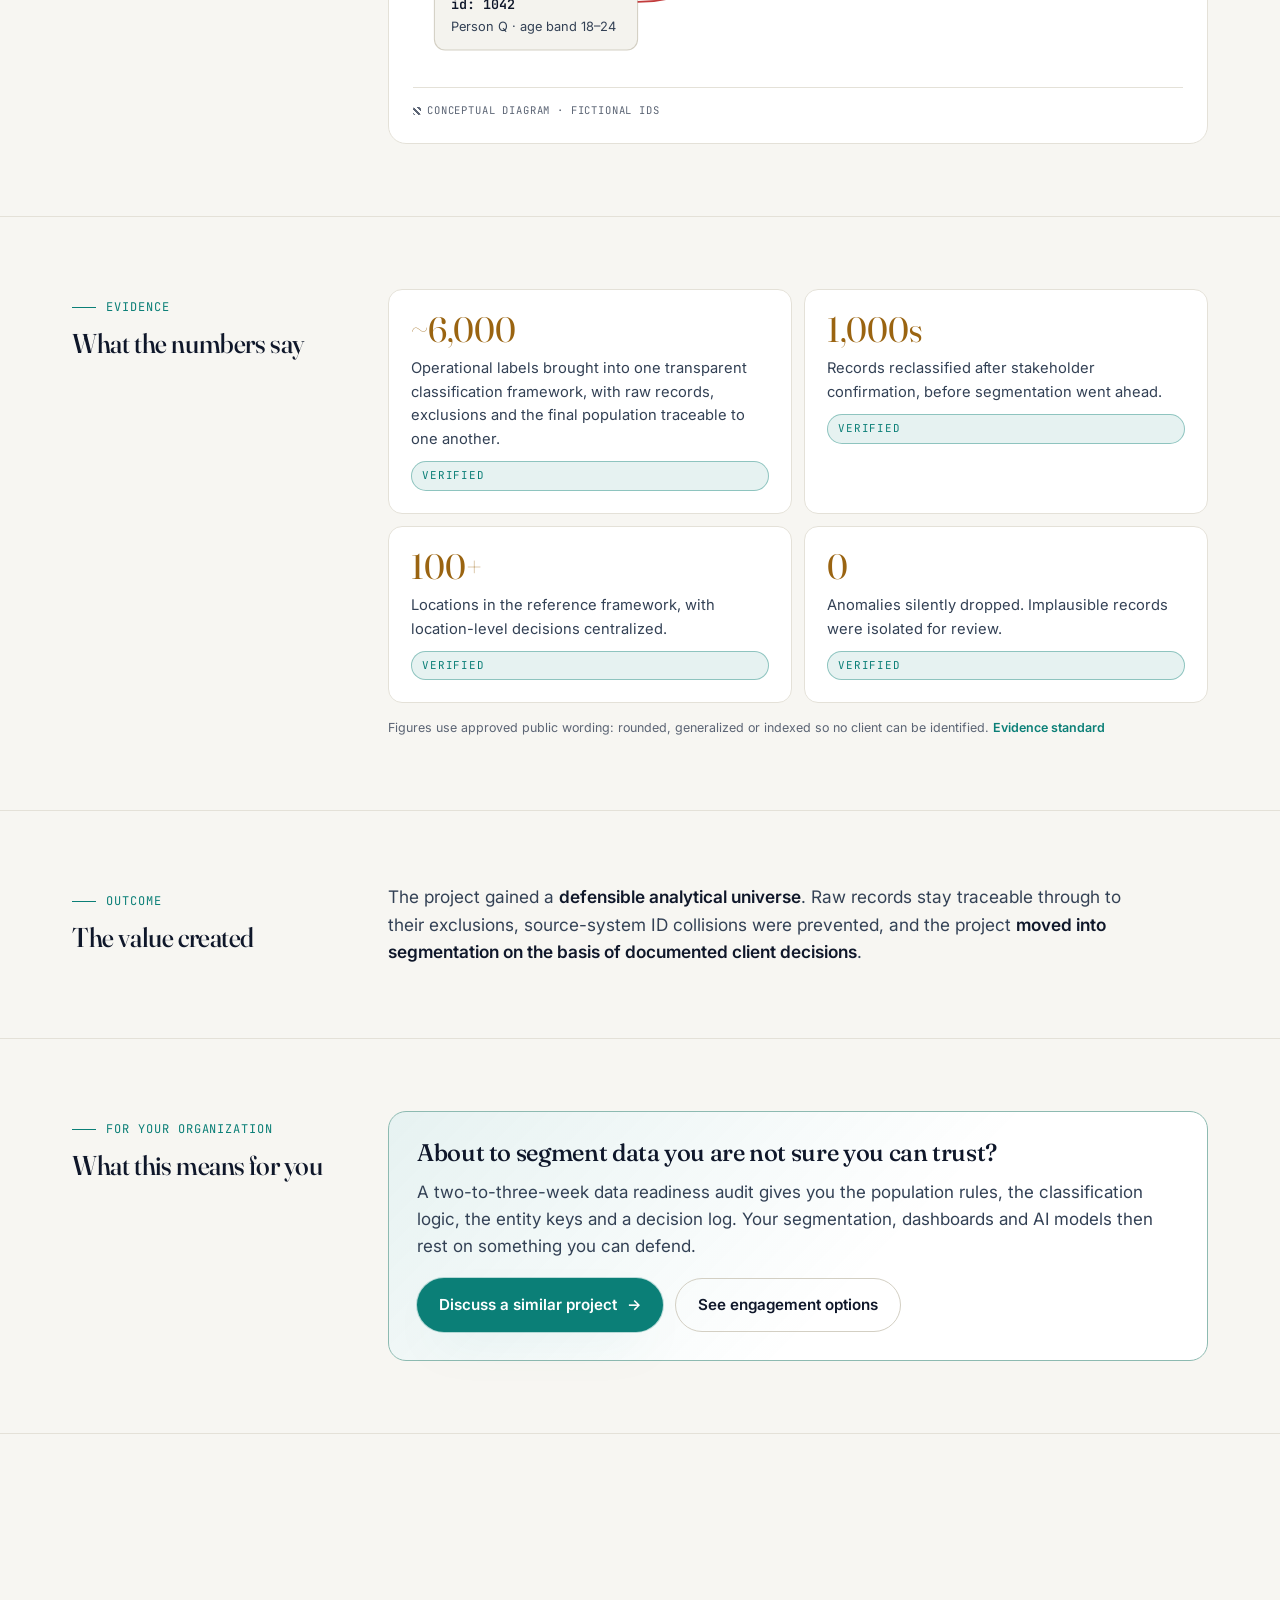
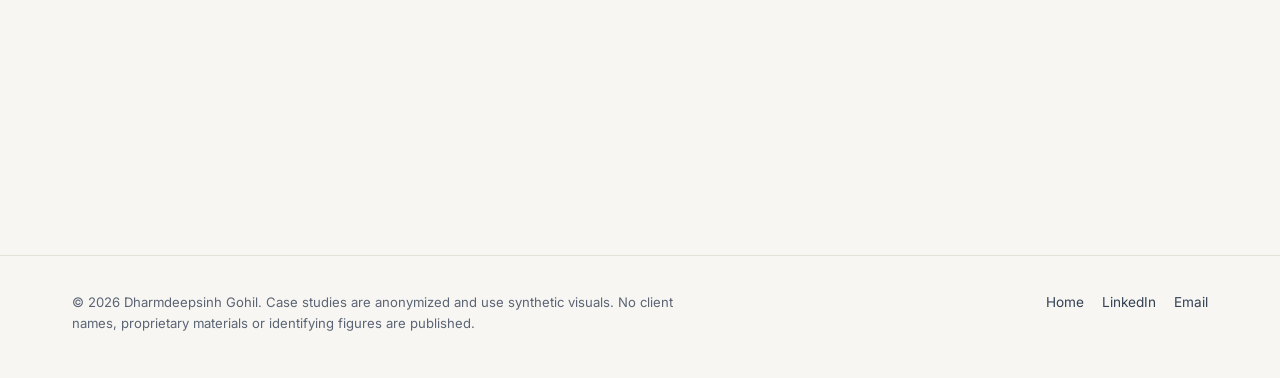
<file: work/membership-data-framework.html>
<!DOCTYPE html>
<html lang="en" class="no-js">
<head>
<meta charset="UTF-8">
<meta name="viewport" content="width=device-width, initial-scale=1">
<title>National Membership Data Framework & Segmentation Readiness | Dharmdeepsinh Gohil</title>
<meta name="description" content="Case study: building a defensible analytical universe for a national, 100+ location membership organization, including classification of nearly 6,000 labels and source-aware entity keys.">
<meta name="theme-color" content="#0A0E17">
<link rel="canonical" href="https://www.dharmdeepsinh-gohil.com/work/membership-data-framework.html">
<meta property="og:type" content="article">
<meta property="og:title" content="National Membership Data Framework &amp; Segmentation Readiness | Case study">
<meta property="og:description" content="Case study: building a defensible analytical universe for a national, 100+ location membership organization, including classification of nearly 6,000 labels and source-aware entity keys.">
<meta property="og:image" content="https://www.dharmdeepsinh-gohil.com/assets/img/og.png">
<meta name="twitter:card" content="summary_large_image">
<link rel="icon" href="../assets/img/favicon.svg" type="image/svg+xml">
<script>
  try { var t = localStorage.getItem('theme'); if (t === 'light' || t === 'dark') document.documentElement.setAttribute('data-theme', t); } catch (e) {}
</script>
<link rel="preconnect" href="https://fonts.googleapis.com">
<link rel="preconnect" href="https://fonts.gstatic.com" crossorigin>
<link href="https://fonts.googleapis.com/css2?family=Fraunces:ital,opsz,wght@0,9..144,400;0,9..144,500;0,9..144,600;1,9..144,400;1,9..144,500&family=Inter:wght@400;500;600;700&family=JetBrains+Mono:wght@400;500&display=swap" rel="stylesheet">
<link rel="stylesheet" href="../styles.css">
</head>
<body>
<a class="skip-link" href="#main">Skip to content</a>
<header class="nav">
  <div class="container nav-inner">
    <a href="../index.html" class="brand" aria-label="Dharmdeepsinh Gohil, home">
      <span class="brand-mark">dg</span>
      <span class="brand-name">Dharmdeepsinh Gohil<small>AI Strategy &amp; Insights</small></span>
    </a>
    <nav class="nav-links" id="navLinks" aria-label="Primary">
      <a href="../index.html#questions">Questions</a>
      <a href="../index.html#work">Work</a>
      <a href="../index.html#method">Method</a>
      <a href="../index.html#ai">AI&nbsp;Ops</a>
      <a href="../index.html#services">Services</a>
      <a href="../index.html#about">About</a>
    </nav>
    <div class="nav-actions">
      <a class="btn btn-primary nav-cta" data-email data-subject="Enquiry: National membership data framework" href="../index.html#contact">Email me <span class="arrow">→</span></a>
      <button class="icon-btn theme-toggle" id="themeToggle" type="button" aria-label="Toggle theme">
        <svg class="moon" viewBox="0 0 24 24" fill="none" stroke="currentColor" stroke-width="1.8" stroke-linecap="round" stroke-linejoin="round"><path d="M21 12.8A9 9 0 1 1 11.2 3a7 7 0 0 0 9.8 9.8z"/></svg>
        <svg class="sun" viewBox="0 0 24 24" fill="none" stroke="currentColor" stroke-width="1.8" stroke-linecap="round"><circle cx="12" cy="12" r="4"/><path d="M12 2v2M12 20v2M4.9 4.9l1.4 1.4M17.7 17.7l1.4 1.4M2 12h2M20 12h2M4.9 19.1l1.4-1.4M17.7 6.3l1.4-1.4"/></svg>
      </button>
      <button class="icon-btn menu-btn" id="menuBtn" type="button" aria-label="Open menu" aria-expanded="false" aria-controls="navLinks">
        <svg viewBox="0 0 24 24" fill="none" stroke="currentColor" stroke-width="1.8" stroke-linecap="round"><path d="M4 7h16M4 12h16M4 17h10"/></svg>
      </button>
    </div>
  </div>
</header>

<main id="main">
<section class="case-hero">
  <div class="container">
    <nav class="breadcrumb reveal" aria-label="Breadcrumb"><a href="../index.html#work">Work</a><span>/</span><span>Case A</span></nav>
    <div class="work-tags reveal"><span class="chip signal">Flagship</span><span class="chip ">Membership organization</span><span class="chip ">100+ locations</span></div>
    <p class="q reveal">"Can we trust our member data enough to segment it?"</p>
    <h1 class="reveal reveal-d1">Building the foundation <em class="accent">before</em> a national segmentation</h1>
    <p class="lede reveal reveal-d2">I owned the data-assessment and classification workstream for a national membership organization. I resolved inconsistent classification across nearly 6,000 labels, corrected thousands of misclassified records, and built the record-identity foundation for a 100+ location segmentation program.</p>
    <div class="case-meta reveal reveal-d3"><div><b>Sector</b><span>National multi-location community-services membership</span></div><div><b>Role</b><span>Owned data assessment & classification workstream</span></div><div><b>Tools</b><span>Power BI, DAX, Excel QC, Social Values, PRIZM-style profiles</span></div><div><b>Signal</b><span>~6,000 labels · 100+ locations</span></div></div>
  </div>
</section>

<section class="case-section">
  <div class="container case-grid">
    <div class="label reveal"><span class="eyebrow">The challenge</span><h2>Independent systems, repeated IDs, inconsistent labels</h2></div>
    <div class="reveal"><div class="prose"><p>Member data arrived from independent source systems. IDs repeated across systems, location definitions needed to be aligned, and membership labels were inconsistent from one location to the next.</p><p>Demographic anomalies, such as implausible ages, could have quietly distorted any segmentation built on top. The organization needed a population it could defend before a single segment was profiled.</p></div></div>
  </div>
</section>
<section class="case-section">
  <div class="container case-grid">
    <div class="label reveal"><span class="eyebrow">My role</span><h2>Owner of the data-assessment workstream</h2></div>
    <div class="reveal"><div class="prose"><p>I <strong>owned</strong> major parts of the data assessment, entity-definition logic, membership classification, decision documentation, Power BI validation, stakeholder confirmation and segmentation preparation.</p></div></div>
  </div>
</section>
<section class="case-section">
  <div class="container case-grid">
    <div class="label reveal"><span class="eyebrow">Approach</span><h2>How it was done</h2></div>
    <div class="reveal"><ol class="steps"><li><div><b>Create source-aware entity keys</b><p>Prevent IDs repeated across source systems from being treated as the same person.</p></div></li><li><div><b>Separate the units of analysis</b><p>Distinguish individuals, households and addresses so each question is answered at the right level.</p></div></li><li><div><b>Classify each label once</b><p>Apply one documented rule per operational label everywhere, with a reason recorded for every exclusion.</p></div></li><li><div><b>Isolate anomalies, don't drop them</b><p>Extreme-age and location anomalies were set aside for review instead of being silently removed.</p></div></li><li><div><b>Separate confirmed from pending</b><p>A decision log kept unresolved items visible until the client confirmed them.</p></div></li><li><div><b>Stage QC before segmentation</b><p>Behavioural (including seasonal), demographic and psychographic profiles were selected only after the universe was validated.</p></div></li></ol></div>
  </div>
</section>
<section class="case-section">
  <div class="container case-grid">
    <div class="label reveal"><span class="eyebrow">Signature visual</span><h2>From raw labels to a defensible universe</h2></div>
    <div class="reveal"><div class="viz-stack"><figure class="viz-card">
  <div class="viz-head"><div><figcaption class="viz-title">Classification waterfall</figcaption><p class="viz-sub">Illustrative index (raw labels = 100). Hover a bar for the rule behind it.</p></div></div>
  <div class="viz-body" data-viz="waterfall"></div>
  
  <details class="viz-table"><summary>View as table</summary><div class="table-scroll"><table><thead><tr><th>Step</th><th>Index</th></tr></thead><tbody><tr><td>Raw operational labels</td><td>100</td></tr><tr><td>Administrative / deprecated</td><td>−16</td></tr><tr><td>Temporary users & non-members</td><td>−22</td></tr><tr><td>No surviving records</td><td>−14</td></tr><tr><td>Ambiguous: routed for decision</td><td>−8</td></tr><tr><td>Analytical universe</td><td>40</td></tr></tbody></table></div></details>
  <div class="viz-foot"><span class="synthetic-badge">Synthetic index: proportions are illustrative</span></div>
</figure><figure class="viz-card">
  <div class="viz-head"><div><figcaption class="viz-title">Why source-aware keys matter</figcaption><p class="viz-sub">Step through the three stages, or let it play.</p></div></div>
  <div class="viz-body" data-viz="entity-key"></div>
  
  
  <div class="viz-foot"><span class="synthetic-badge">Conceptual diagram · fictional IDs</span></div>
</figure></div></div>
  </div>
</section>
<section class="case-section">
  <div class="container case-grid">
    <div class="label reveal"><span class="eyebrow">Evidence</span><h2>What the numbers say</h2></div>
    <div class="reveal"><div class="evidence-list"><div class="ev"><span class="big">~6,000</span><p>Operational labels brought into one transparent classification framework, with raw records, exclusions and the final population traceable to one another.</p><span class="chip signal">Verified</span></div><div class="ev"><span class="big">1,000s</span><p>Records reclassified after stakeholder confirmation, before segmentation went ahead.</p><span class="chip signal">Verified</span></div><div class="ev"><span class="big">100+</span><p>Locations in the reference framework, with location-level decisions centralized.</p><span class="chip signal">Verified</span></div><div class="ev"><span class="big">0</span><p>Anomalies silently dropped. Implausible records were isolated for review.</p><span class="chip signal">Verified</span></div></div><p class="method-note" style="margin-top:16px">Figures use approved public wording: rounded, generalized or indexed so no client can be identified. <a class="link-arrow" style="font-size:inherit" href="../index.html#evidence">Evidence standard</a></p></div>
  </div>
</section>
<section class="case-section">
  <div class="container case-grid">
    <div class="label reveal"><span class="eyebrow">Outcome</span><h2>The value created</h2></div>
    <div class="reveal"><div class="prose"><p>The project gained a <strong>defensible analytical universe</strong>. Raw records stay traceable through to their exclusions, source-system ID collisions were prevented, and the project <strong>moved into segmentation on the basis of documented client decisions</strong>.</p></div></div>
  </div>
</section>
<section class="case-section">
  <div class="container case-grid">
    <div class="label reveal"><span class="eyebrow">For your organization</span><h2>What this means for you</h2></div>
    <div class="reveal"><div class="callout"><h3>About to segment data you are not sure you can trust?</h3><p>A two-to-three-week data readiness audit gives you the population rules, the classification logic, the entity keys and a decision log. Your segmentation, dashboards and AI models then rest on something you can defend.</p><div class="hero-ctas" style="margin:0"><a class="btn btn-primary" data-email data-subject="Enquiry: National membership data framework" href="../index.html#contact">Discuss a similar project <span class="arrow">→</span></a><a class="btn btn-ghost" href="../index.html#services">See engagement options</a></div></div></div>
  </div>
</section>
<section class="case-section">
  <div class="container">
    <div class="confidential reveal"><svg viewBox="0 0 24 24" fill="none" stroke="currentColor" stroke-width="1.8" stroke-linecap="round" stroke-linejoin="round"><rect x="4" y="10" width="16" height="11" rx="2"/><path d="M8 10V7a4 4 0 0 1 8 0v3"/></svg><p>Confidentiality note: this case study is anonymized. The sector label is generalized and there are no client names, proprietary templates or source screenshots. All visuals are rebuilt with synthetic data that keeps the analytical concept but none of the original values. Contribution is described with specific verbs (owned, designed, developed) because this was delivered within a wider team.</p></div>
    <a class="next-case reveal" href="financial-growth-strategy.html" style="margin-top:16px">
      <div><span class="eyebrow">Next case · C</span><h3>Member growth & relationship strategy</h3></div>
      <span class="link-arrow">Read next <span class="arrow">→</span></span>
    </a>
  </div>
</section>
</main>

<footer class="footer">
  <div class="container footer-inner">
    <p>© <span data-year>2026</span> Dharmdeepsinh Gohil. Case studies are anonymized and use synthetic visuals. No client names, proprietary materials or identifying figures are published.</p>
    <div class="footer-links">
      <a href="../index.html">Home</a>
      <a data-linkedin href="#">LinkedIn</a>
      <a data-email href="#">Email</a>
    </div>
  </div>
</footer>
<script src="../assets/js/viz/core.js" defer></script>
<script src="../assets/js/viz/waterfall.js" defer></script>
<script src="../assets/js/viz/entity-key.js" defer></script>
<script src="../script.js" defer></script>
</body>
</html>
</file>
<file: styles.css>
/* =========================================================
   Signal from Noise — design system
   Dark-first; light mode via OS preference or the toggle.
   ========================================================= */

:root {
  color-scheme: dark;
  --bg: #0A0E17;
  --bg-raised: #0E1320;
  --surface: #111827;
  --surface-2: #151D2E;
  --line: #1F2937;
  --line-strong: #2B3647;
  --text: #E8ECF3;
  --text-2: #B6C0CF;
  --muted: #94A3B8;
  --signal: #22D3C5;
  --signal-soft: rgba(34, 211, 197, 0.12);
  --decision: #F5B544;
  --decision-soft: rgba(245, 181, 68, 0.14);
  --risk: #FF6B6B;
  --risk-soft: rgba(255, 107, 107, 0.14);
  --on-accent: #06201E;

  /* chart series — validated (dataviz validator, dark surface #111827) */
  --s1: #14A89C;
  --s2: #BC8019;
  --s3: #8B72E8;
  --s4: #E05656;
  --s5: #3B82F6;
  /* sequential teal ramp (light → dark on light bg; reversed intent on dark) */
  --q1: #123B3B; --q2: #145A57; --q3: #137C76; --q4: #15A094; --q5: #3FD1C2;

  --grid: rgba(148, 163, 184, 0.14);
  --glow: 0 0 0 1px rgba(34, 211, 197, 0.25), 0 20px 60px -20px rgba(34, 211, 197, 0.35);
  --shadow: 0 24px 60px -30px rgba(0, 0, 0, 0.7);

  --font-display: 'Fraunces', 'Iowan Old Style', Georgia, serif;
  --font-body: 'Inter', system-ui, -apple-system, 'Segoe UI', sans-serif;
  --font-mono: 'JetBrains Mono', ui-monospace, SFMono-Regular, Menlo, monospace;

  --radius: 18px;
  --radius-sm: 10px;
  --max: 1200px;
  --gutter: 16px;
  --ease: cubic-bezier(.2, .7, .2, 1);
}

@media (prefers-color-scheme: light) {
  :root:not([data-theme="dark"]) {
    color-scheme: light;
    --bg: #F7F6F2;
    --bg-raised: #F1EFE9;
    --surface: #FFFFFF;
    --surface-2: #F4F3EE;
    --line: #E4E1D8;
    --line-strong: #D3CFC3;
    --text: #0F172A;
    --text-2: #334155;
    --muted: #5B6474;
    --signal: #0B7F77;
    --signal-soft: rgba(11, 127, 119, 0.10);
    --decision: #9A6411;
    --decision-soft: rgba(183, 121, 31, 0.13);
    --risk: #C23B3B;
    --risk-soft: rgba(194, 59, 59, 0.10);
    --on-accent: #FFFFFF;
    --s1: #00918A; --s2: #B7791F; --s3: #6D55D6; --s4: #D14545; --s5: #2563EB;
    --q1: #D5F0EC; --q2: #9EDDD5; --q3: #5CC2B7; --q4: #1E9C91; --q5: #0B6E67;
    --grid: rgba(15, 23, 42, 0.08);
    --glow: 0 0 0 1px rgba(11, 127, 119, 0.25), 0 20px 50px -24px rgba(11, 127, 119, 0.35);
    --shadow: 0 24px 50px -30px rgba(15, 23, 42, 0.25);
  }
}
:root[data-theme="light"] {
  color-scheme: light;
  --bg: #F7F6F2;
  --bg-raised: #F1EFE9;
  --surface: #FFFFFF;
  --surface-2: #F4F3EE;
  --line: #E4E1D8;
  --line-strong: #D3CFC3;
  --text: #0F172A;
  --text-2: #334155;
  --muted: #5B6474;
  --signal: #0B7F77;
  --signal-soft: rgba(11, 127, 119, 0.10);
  --decision: #9A6411;
  --decision-soft: rgba(183, 121, 31, 0.13);
  --risk: #C23B3B;
  --risk-soft: rgba(194, 59, 59, 0.10);
  --on-accent: #FFFFFF;
  --s1: #00918A; --s2: #B7791F; --s3: #6D55D6; --s4: #D14545; --s5: #2563EB;
  --q1: #D5F0EC; --q2: #9EDDD5; --q3: #5CC2B7; --q4: #1E9C91; --q5: #0B6E67;
  --grid: rgba(15, 23, 42, 0.08);
  --glow: 0 0 0 1px rgba(11, 127, 119, 0.25), 0 20px 50px -24px rgba(11, 127, 119, 0.35);
  --shadow: 0 24px 50px -30px rgba(15, 23, 42, 0.25);
}

@media (min-width: 720px) { :root { --gutter: 32px; } }

/* ---------- base ---------- */
*, *::before, *::after { box-sizing: border-box; }
* { margin: 0; padding: 0; }
html { scroll-behavior: smooth; -webkit-text-size-adjust: 100%; }
@media (prefers-reduced-motion: reduce) { html { scroll-behavior: auto; } }
body {
  font-family: var(--font-body);
  font-size: 17px;
  line-height: 1.6;
  background: var(--bg);
  color: var(--text);
  overflow-x: hidden;
  -webkit-font-smoothing: antialiased;
  text-rendering: optimizeLegibility;
}
img, svg, canvas, video { display: block; max-width: 100%; }
a { color: inherit; text-decoration: none; }
button { font: inherit; color: inherit; background: none; border: 0; cursor: pointer; }
::selection { background: var(--signal); color: var(--on-accent); }
:focus-visible { outline: 2px solid var(--signal); outline-offset: 3px; border-radius: 6px; }

.skip-link {
  position: absolute; left: 16px; top: -60px; z-index: 200;
  background: var(--signal); color: var(--on-accent);
  padding: 10px 16px; border-radius: 8px; font-weight: 600;
}
.skip-link:focus { top: 12px; }

.container { width: 100%; max-width: var(--max); margin: 0 auto; padding: 0 var(--gutter); }

h1, h2, h3, h4 { font-family: var(--font-display); font-weight: 500; line-height: 1.1; letter-spacing: -0.015em; font-variation-settings: "opsz" 96; }
h1 { font-size: clamp(2.5rem, 6.4vw, 5rem); }
h2 { font-size: clamp(2rem, 4.4vw, 3.25rem); }
h3 { font-size: clamp(1.25rem, 2vw, 1.5rem); font-variation-settings: "opsz" 36; }
p { color: var(--text-2); }
strong { color: var(--text); font-weight: 600; }
em.accent, .accent { font-style: italic; color: var(--signal); }
.decision-text { color: var(--decision); }

.mono, .eyebrow, .chip, .kicker {
  font-family: var(--font-mono);
  font-size: 0.75rem;
  letter-spacing: 0.08em;
  text-transform: uppercase;
}
.eyebrow { color: var(--signal); display: inline-flex; align-items: center; gap: 10px; }
.eyebrow::before { content: ""; width: 24px; height: 1px; background: currentColor; }

.chip {
  display: inline-flex; align-items: center; gap: 6px;
  padding: 5px 10px; border-radius: 999px;
  border: 1px solid var(--line-strong);
  color: var(--text-2); background: var(--surface);
  font-size: 0.68rem;
}
.chip.signal { color: var(--signal); border-color: color-mix(in srgb, var(--signal) 40%, transparent); background: var(--signal-soft); }
.chip.decision { color: var(--decision); border-color: color-mix(in srgb, var(--decision) 40%, transparent); background: var(--decision-soft); }
.chip.risk { color: var(--risk); border-color: color-mix(in srgb, var(--risk) 40%, transparent); background: var(--risk-soft); }

/* ---------- buttons ---------- */
.btn {
  display: inline-flex; align-items: center; gap: 10px;
  padding: 14px 22px; border-radius: 999px;
  font-weight: 600; font-size: 0.95rem;
  transition: transform .25s var(--ease), background .25s, box-shadow .25s, border-color .25s;
}
.btn .arrow { transition: transform .25s var(--ease); }
.btn:hover .arrow { transform: translateX(4px); }
.btn-primary { background: var(--signal); color: var(--on-accent); box-shadow: var(--glow); }
.btn-primary:hover { transform: translateY(-2px); }
.btn-ghost { border: 1px solid var(--line-strong); color: var(--text); }
.btn-ghost:hover { border-color: var(--signal); color: var(--signal); }
.link-arrow { color: var(--signal); font-weight: 600; display: inline-flex; gap: 8px; align-items: center; }
.link-arrow:hover .arrow { transform: translateX(4px); }
.link-arrow .arrow { transition: transform .25s var(--ease); }

/* ---------- nav ---------- */
.nav {
  position: fixed; inset: 0 0 auto 0; z-index: 100;
  transition: background .3s, border-color .3s, backdrop-filter .3s;
  border-bottom: 1px solid transparent;
}
.nav.scrolled {
  background: color-mix(in srgb, var(--bg) 82%, transparent);
  backdrop-filter: blur(14px) saturate(140%);
  -webkit-backdrop-filter: blur(14px) saturate(140%);
  border-bottom-color: var(--line);
}
.nav-inner { display: flex; align-items: center; justify-content: space-between; height: 72px; gap: 16px; }
.brand { display: inline-flex; align-items: center; gap: 12px; font-weight: 600; }
.brand-mark {
  width: 36px; height: 36px; border-radius: 10px;
  display: grid; place-items: center;
  font-family: var(--font-display); font-size: 1.05rem; font-style: italic;
  background: linear-gradient(135deg, var(--signal), color-mix(in srgb, var(--signal) 40%, var(--decision)));
  color: var(--on-accent);
}
.brand-name { font-size: 0.95rem; letter-spacing: -0.01em; }
.brand-name small { display: block; font-family: var(--font-mono); font-size: 0.62rem; color: var(--muted); letter-spacing: 0.08em; text-transform: uppercase; font-weight: 400; }
.nav-links { display: flex; align-items: center; gap: 4px; }
.nav-links a { padding: 8px 12px; border-radius: 999px; font-size: 0.9rem; color: var(--text-2); transition: color .2s, background .2s; }
.nav-links a:hover, .nav-links a.active { color: var(--text); background: var(--surface-2); }
.nav-actions { display: flex; align-items: center; gap: 8px; }
.nav-cta { padding: 10px 18px; font-size: 0.88rem; }
.icon-btn {
  width: 40px; height: 40px; border-radius: 999px;
  display: grid; place-items: center;
  border: 1px solid var(--line-strong); color: var(--text-2);
  transition: color .2s, border-color .2s;
}
.icon-btn:hover { color: var(--signal); border-color: var(--signal); }
.icon-btn svg { width: 18px; height: 18px; }
.theme-toggle .sun { display: none; }
:root[data-theme="light"] .theme-toggle .sun { display: block; }
:root[data-theme="light"] .theme-toggle .moon { display: none; }
.menu-btn { display: none; }

@media (max-width: 960px) {
  .nav-links {
    position: fixed; inset: 72px 0 auto 0;
    flex-direction: column; align-items: stretch; gap: 0;
    padding: 12px var(--gutter) 24px;
    background: var(--bg); border-bottom: 1px solid var(--line);
    transform: translateY(-8px); opacity: 0; pointer-events: none;
    transition: opacity .25s, transform .25s var(--ease);
  }
  .nav-links.open { opacity: 1; transform: none; pointer-events: auto; }
  .nav-links a { padding: 14px 8px; border-radius: 0; border-bottom: 1px solid var(--line); font-size: 1rem; }
  .menu-btn { display: grid; }
  .nav-cta { display: none; }
}

/* ---------- sections ---------- */
section { position: relative; }
.section { padding: clamp(80px, 11vw, 140px) 0; }
.section-alt { background: var(--bg-raised); border-top: 1px solid var(--line); border-bottom: 1px solid var(--line); }
.section-head { max-width: 760px; margin-bottom: clamp(40px, 6vw, 64px); }
.section-head h2 { margin: 16px 0 18px; }
.section-head p { font-size: 1.1rem; }
.section-head.center { margin-left: auto; margin-right: auto; text-align: center; }
.section-head.center .eyebrow::before { display: none; }

/* ---------- hero ---------- */
.hero { min-height: 100svh; display: flex; align-items: center; padding: 120px 0 64px; overflow: hidden; }
.hero-canvas-wrap { position: absolute; inset: 0; z-index: 0; }
.hero-canvas-wrap canvas, .hero-canvas-wrap svg { width: 100%; height: 100%; }
.hero-canvas-wrap::after {
  content: ""; position: absolute; inset: 0;
  background:
    linear-gradient(90deg, var(--bg) 0%, color-mix(in srgb, var(--bg) 88%, transparent) 38%, transparent 70%),
    linear-gradient(0deg, var(--bg) 0%, transparent 25%);
  pointer-events: none;
}
@media (max-width: 900px) {
  .hero-canvas-wrap { opacity: .4; }
  .hero-canvas-wrap::after { background: linear-gradient(0deg, var(--bg) 5%, color-mix(in srgb, var(--bg) 70%, transparent) 60%, color-mix(in srgb, var(--bg) 50%, transparent) 100%); }
}
.hero .container { position: relative; z-index: 1; }
.hero-content { max-width: 720px; }
.hero-kicker { display: flex; flex-wrap: wrap; gap: 10px; align-items: center; margin-bottom: 28px; }
.status-dot { width: 8px; height: 8px; border-radius: 50%; background: var(--signal); box-shadow: 0 0 0 0 var(--signal); animation: ping 2.4s infinite; }
@keyframes ping { 0% { box-shadow: 0 0 0 0 color-mix(in srgb, var(--signal) 60%, transparent); } 80%, 100% { box-shadow: 0 0 0 10px transparent; } }
.hero h1 { margin-bottom: 26px; }
.hero h1 .line { display: block; }
.hero-lede { font-size: clamp(1.05rem, 1.6vw, 1.25rem); max-width: 600px; margin-bottom: 36px; }
.hero-ctas { display: flex; flex-wrap: wrap; gap: 12px; margin-bottom: 56px; }
.phase-indicator { display: flex; gap: 18px; flex-wrap: wrap; font-family: var(--font-mono); font-size: 0.7rem; letter-spacing: 0.08em; text-transform: uppercase; color: var(--muted); }
.phase-indicator span { display: inline-flex; gap: 8px; align-items: center; transition: color .4s; }
.phase-indicator span::before { content: ""; width: 6px; height: 6px; border-radius: 50%; background: var(--line-strong); transition: background .4s; }
.phase-indicator span.on { color: var(--text); }
.phase-indicator span.on::before { background: var(--signal); }
.phase-indicator span.on[data-phase="2"]::before { background: var(--decision); }

/* proof ribbon */
.proof { border-top: 1px solid var(--line); border-bottom: 1px solid var(--line); background: var(--bg-raised); }
.proof-grid { display: grid; grid-template-columns: repeat(4, 1fr); }
.proof-item { padding: 32px 24px; border-left: 1px solid var(--line); }
.proof-item:first-child { border-left: 0; padding-left: 0; }
.proof-num { font-family: var(--font-display); font-size: clamp(2.2rem, 4vw, 3.2rem); line-height: 1; color: var(--text); font-variation-settings: "opsz" 96; }
.proof-num sup { font-size: 0.4em; color: var(--decision); vertical-align: super; margin-left: 2px; }
.proof-label { margin-top: 10px; font-size: 0.92rem; color: var(--text-2); }
.proof-note { padding: 0 0 18px; font-size: 0.78rem; color: var(--muted); }
@media (max-width: 800px) {
  .proof-grid { grid-template-columns: 1fr 1fr; }
  .proof-item { padding: 24px 16px; }
  .proof-item:nth-child(odd) { border-left: 0; padding-left: 0; }
  .proof-item:nth-child(n+3) { border-top: 1px solid var(--line); }
}

/* ---------- questions ---------- */
.questions-grid { display: grid; grid-template-columns: repeat(3, 1fr); gap: 16px; }
@media (max-width: 1000px) { .questions-grid { grid-template-columns: 1fr 1fr; } }
@media (max-width: 640px) { .questions-grid { grid-template-columns: 1fr; } }
.q-card {
  position: relative; display: flex; flex-direction: column; gap: 18px;
  padding: 28px; border-radius: var(--radius);
  background: var(--surface); border: 1px solid var(--line);
  transition: border-color .3s, transform .3s var(--ease), box-shadow .3s;
  min-height: 300px; overflow: hidden;
}
.q-card::before {
  content: ""; position: absolute; inset: 0;
  background: radial-gradient(400px 200px at var(--mx, 50%) var(--my, 0%), var(--signal-soft), transparent 70%);
  opacity: 0; transition: opacity .3s; pointer-events: none;
}
.q-card:hover { border-color: color-mix(in srgb, var(--signal) 45%, var(--line)); transform: translateY(-4px); box-shadow: var(--shadow); }
.q-card:hover::before { opacity: 1; }
.q-num { font-family: var(--font-mono); font-size: 0.72rem; color: var(--muted); }
.q-card h3 { font-size: 1.45rem; }
.q-card h3 .qmark { color: var(--decision); }
.q-answer { font-size: 0.95rem; }
.q-meta { margin-top: auto; display: flex; justify-content: space-between; align-items: center; gap: 12px; padding-top: 16px; border-top: 1px dashed var(--line-strong); }
.q-meta .link-arrow { font-size: 0.88rem; }

/* ---------- work bento ---------- */
.work-grid { display: grid; grid-template-columns: repeat(6, 1fr); gap: 16px; }
.work-card {
  grid-column: span 3; position: relative; display: flex; flex-direction: column;
  border-radius: var(--radius); overflow: hidden;
  background: var(--surface); border: 1px solid var(--line);
  transition: border-color .3s, transform .3s var(--ease), box-shadow .3s;
}
.work-card.feature { grid-column: span 6; flex-direction: row; }
.work-card.third { grid-column: span 2; }
.work-card:hover { border-color: color-mix(in srgb, var(--signal) 45%, var(--line)); transform: translateY(-4px); box-shadow: var(--shadow); }
.work-visual { position: relative; aspect-ratio: 16 / 9; background: var(--surface-2); border-bottom: 1px solid var(--line); overflow: hidden; }
.work-card.feature .work-visual { aspect-ratio: auto; flex: 1.1; border-bottom: 0; border-right: 1px solid var(--line); min-height: 320px; }
.work-visual svg { width: 100%; height: 100%; }
.work-body { padding: 26px; display: flex; flex-direction: column; gap: 12px; flex: 1; }
.work-card.feature .work-body { padding: 40px; justify-content: center; }
.work-tags { display: flex; flex-wrap: wrap; gap: 8px; }
.work-card h3 { font-size: 1.5rem; }
.work-card.feature h3 { font-size: clamp(1.6rem, 2.6vw, 2.2rem); }
.work-metric { display: flex; gap: 12px; align-items: baseline; padding: 14px 0; border-top: 1px solid var(--line); margin-top: auto; }
.work-metric b { font-family: var(--font-display); font-weight: 500; font-size: 1.7rem; color: var(--decision); line-height: 1; white-space: nowrap; }
.work-metric span { font-size: 0.88rem; color: var(--text-2); }
@media (max-width: 1000px) {
  .work-card, .work-card.third { grid-column: span 3; }
  .work-card.feature { grid-column: span 6; flex-direction: column; }
  .work-card.feature .work-visual { border-right: 0; border-bottom: 1px solid var(--line); min-height: 240px; }
}
@media (max-width: 680px) {
  .work-grid { grid-template-columns: 1fr; }
  .work-card, .work-card.third, .work-card.feature { grid-column: auto; }
  .work-card.feature .work-body { padding: 26px; }
}
/* thumbnail motifs */
.thumb .t-dot { transition: transform .8s var(--ease); transform-box: fill-box; transform-origin: center; }
.work-card:hover .thumb .t-move { transform: translate(var(--tx, 0), var(--ty, 0)); }
.thumb .t-bar { transform-box: fill-box; transform-origin: bottom; transition: transform .8s var(--ease); }
.work-card:hover .thumb .t-grow { transform: scaleY(1.15); }

/* ---------- method ---------- */
.method-rail { display: grid; grid-template-columns: repeat(10, 1fr); gap: 6px; margin-bottom: 20px; }
.method-step {
  position: relative; text-align: left;
  padding: 16px 12px 14px; border-radius: 12px;
  background: var(--surface); border: 1px solid var(--line);
  transition: border-color .25s, background .25s;
  min-height: 108px; display: flex; flex-direction: column; gap: 8px;
}
.method-step .n { font-family: var(--font-mono); font-size: 0.7rem; color: var(--muted); }
.method-step .t { font-size: 0.85rem; font-weight: 600; line-height: 1.3; color: var(--text-2); }
.method-step::after { content: ""; position: absolute; left: 12px; right: 12px; bottom: 0; height: 2px; background: var(--signal); transform: scaleX(0); transform-origin: left; transition: transform .35s var(--ease); }
.method-step:hover { border-color: var(--line-strong); }
.method-step[aria-selected="true"] { background: var(--surface-2); border-color: color-mix(in srgb, var(--signal) 50%, var(--line)); }
.method-step[aria-selected="true"] .t { color: var(--text); }
.method-step[aria-selected="true"] .n { color: var(--signal); }
.method-step[aria-selected="true"]::after { transform: scaleX(1); }
.method-step.group-decide[aria-selected="true"] .n { color: var(--decision); }
.method-step.group-decide::after { background: var(--decision); }
.method-panel {
  display: grid; grid-template-columns: 1.1fr 1fr; gap: 32px;
  padding: 32px; border-radius: var(--radius);
  background: var(--surface); border: 1px solid var(--line);
  min-height: 230px;
}
.method-panel h3 { font-size: 1.9rem; margin: 10px 0 14px; }
.method-panel .phase-tag { font-family: var(--font-mono); font-size: 0.72rem; color: var(--signal); letter-spacing: 0.08em; text-transform: uppercase; }
.method-panel ul { list-style: none; display: grid; gap: 10px; }
.method-panel li { display: flex; gap: 12px; color: var(--text-2); font-size: 0.95rem; }
.method-panel li::before { content: "→"; color: var(--signal); font-family: var(--font-mono); }
.method-panel .out { font-family: var(--font-mono); font-size: 0.72rem; color: var(--muted); letter-spacing: 0.06em; text-transform: uppercase; margin-bottom: 12px; }
@media (max-width: 1000px) {
  .method-rail { grid-template-columns: repeat(5, 1fr); }
}
@media (max-width: 640px) {
  .method-rail { display: flex; overflow-x: auto; scroll-snap-type: x mandatory; padding-bottom: 8px; margin-left: calc(var(--gutter) * -1); margin-right: calc(var(--gutter) * -1); padding-left: var(--gutter); padding-right: var(--gutter); }
  .method-step { flex: 0 0 132px; scroll-snap-align: start; }
  .method-panel { grid-template-columns: 1fr; padding: 24px; gap: 20px; }
}

.subhead { display: flex; justify-content: space-between; align-items: end; gap: 24px; margin: 88px 0 28px; flex-wrap: wrap; }
.subhead h3 { font-size: clamp(1.5rem, 2.6vw, 2rem); max-width: 620px; }
.subhead p { max-width: 460px; font-size: 0.98rem; }

/* story arc */
.story-arc { display: grid; grid-template-columns: repeat(6, 1fr); gap: 0; border: 1px solid var(--line); border-radius: var(--radius); overflow: hidden; background: var(--surface); }
.arc-step { padding: 24px 20px; border-left: 1px solid var(--line); position: relative; }
.arc-step:first-child { border-left: 0; }
.arc-step .n { font-family: var(--font-mono); font-size: 0.7rem; color: var(--muted); }
.arc-step h4 { font-size: 1.2rem; margin: 10px 0 8px; }
.arc-step p { font-size: 0.88rem; }
.arc-step:nth-child(n+5) h4 { color: var(--decision); }
.arc-bar { height: 3px; background: linear-gradient(90deg, var(--signal), var(--signal) 55%, var(--decision)); }
@media (max-width: 1000px) { .story-arc { grid-template-columns: repeat(3, 1fr); } .arc-step:nth-child(4) { border-left: 0; } .arc-step:nth-child(n+4) { border-top: 1px solid var(--line); } }
@media (max-width: 560px) { .story-arc { grid-template-columns: 1fr 1fr; } .arc-step:nth-child(odd) { border-left: 0; } .arc-step:nth-child(n+3) { border-top: 1px solid var(--line); } .arc-step:nth-child(4) { border-left: 1px solid var(--line); } }

/* ---------- viz frame (shared) ---------- */
.viz-card {
  position: relative; border-radius: var(--radius);
  background: var(--surface); border: 1px solid var(--line);
  padding: 24px; overflow: hidden;
}
.viz-head { display: flex; justify-content: space-between; align-items: start; gap: 16px; margin-bottom: 18px; flex-wrap: wrap; }
.viz-title { font-family: var(--font-body); font-size: 1rem; font-weight: 600; letter-spacing: 0; line-height: 1.35; color: var(--text); }
.viz-sub { font-size: 0.85rem; color: var(--muted); margin-top: 4px; }
.viz-body { position: relative; }
.viz-body svg { width: 100%; height: auto; overflow: visible; }
.viz-foot { display: flex; justify-content: space-between; gap: 12px; align-items: center; margin-top: 16px; padding-top: 14px; border-top: 1px solid var(--line); flex-wrap: wrap; }
.synthetic-badge { font-family: var(--font-mono); font-size: 0.66rem; letter-spacing: 0.08em; text-transform: uppercase; color: var(--muted); display: inline-flex; align-items: center; gap: 6px; }
.synthetic-badge::before { content: ""; width: 8px; height: 8px; border-radius: 2px; background: repeating-linear-gradient(45deg, var(--muted) 0 2px, transparent 2px 4px); }
.legend { display: flex; flex-wrap: wrap; gap: 14px; font-size: 0.82rem; color: var(--text-2); }
.legend span { display: inline-flex; align-items: center; gap: 8px; }
.legend i { width: 10px; height: 10px; border-radius: 3px; display: inline-block; }
.viz-controls { display: flex; flex-wrap: wrap; gap: 6px; }
.seg-btn {
  padding: 7px 12px; border-radius: 999px; font-size: 0.8rem; font-weight: 500;
  border: 1px solid var(--line-strong); color: var(--text-2);
  transition: all .2s;
}
.seg-btn:hover { color: var(--text); border-color: var(--text-2); }
.seg-btn[aria-pressed="true"] { background: var(--text); color: var(--bg); border-color: var(--text); }
.viz-table { margin-top: 10px; }
.viz-table summary { cursor: pointer; font-size: 0.8rem; color: var(--muted); font-family: var(--font-mono); letter-spacing: 0.06em; text-transform: uppercase; }
.viz-table summary:hover { color: var(--text); }
.viz-table table { width: 100%; border-collapse: collapse; margin-top: 10px; font-size: 0.85rem; }
.viz-table th, .viz-table td { text-align: left; padding: 8px 10px; border-bottom: 1px solid var(--line); color: var(--text-2); }
.viz-table th { color: var(--muted); font-weight: 500; font-size: 0.75rem; text-transform: uppercase; letter-spacing: 0.05em; }
.viz-tip {
  position: absolute; z-index: 20; pointer-events: none;
  padding: 10px 12px; border-radius: 10px;
  background: var(--text); color: var(--bg);
  font-size: 0.8rem; line-height: 1.4; max-width: 240px;
  opacity: 0; transform: translateY(4px); transition: opacity .15s, transform .15s;
  box-shadow: 0 10px 30px -10px rgba(0,0,0,.5);
}
.viz-tip.show { opacity: 1; transform: none; }
.viz-tip b { display: block; font-weight: 600; margin-bottom: 2px; }
.axis-label { font-family: var(--font-mono); font-size: 10px; letter-spacing: 0.06em; fill: var(--muted); text-transform: uppercase; }
.svg-label { font-family: var(--font-body); font-size: 12px; fill: var(--text-2); }
.svg-label-strong { font-family: var(--font-body); font-size: 12.5px; font-weight: 600; fill: var(--text); }
.svg-mono { font-family: var(--font-mono); font-size: 10.5px; fill: var(--muted); letter-spacing: 0.04em; }

/* ---------- QC gates + donut ---------- */
.qc-layout { display: grid; grid-template-columns: 1.6fr 1fr; gap: 16px; }
@media (max-width: 900px) { .qc-layout { grid-template-columns: 1fr; } }
.qc-list { display: grid; grid-template-columns: repeat(4, 1fr); gap: 10px; margin-top: 18px; }
.qc-list div { padding: 14px; border-radius: 12px; background: var(--surface-2); border: 1px solid var(--line); }
.qc-list b { display: block; font-size: 0.85rem; margin-bottom: 4px; }
.qc-list p { font-size: 0.78rem; line-height: 1.45; }
@media (max-width: 640px) { .qc-list { grid-template-columns: 1fr 1fr; } }

/* ---------- AI ops ---------- */
.ai-grid { display: grid; grid-template-columns: 1fr; gap: 16px; }
.terminal {
  border-radius: var(--radius); overflow: hidden;
  background: #070A12; border: 1px solid #1c2433;
  color: #d6deeb; box-shadow: var(--shadow);
}
:root[data-theme="light"] .terminal { border-color: #1c2433; }
.term-bar { display: flex; align-items: center; justify-content: space-between; padding: 12px 16px; border-bottom: 1px solid #1c2433; background: #0b101b; gap: 12px; }
.term-dots { display: flex; gap: 6px; }
.term-dots i { width: 10px; height: 10px; border-radius: 50%; background: #2a3445; }
.term-file { font-family: var(--font-mono); font-size: 0.72rem; color: #8a96ab; }
.term-replay { font-family: var(--font-mono); font-size: 0.7rem; color: #8a96ab; padding: 4px 10px; border: 1px solid #2a3445; border-radius: 999px; }
.term-replay:hover { color: #22D3C5; border-color: #22D3C5; }
.term-body { display: grid; grid-template-columns: 260px 1fr; min-height: 440px; }
.term-steps { list-style: none; border-right: 1px solid #1c2433; padding: 16px 0; }
.term-steps li {
  display: flex; gap: 12px; align-items: center;
  padding: 10px 18px; font-size: 0.86rem; color: #6b778c;
  transition: color .3s, background .3s;
  position: relative;
}
.term-steps li .idx { font-family: var(--font-mono); font-size: 0.7rem; width: 22px; height: 22px; display: grid; place-items: center; border-radius: 6px; border: 1px solid #2a3445; transition: all .3s; flex: none; }
.term-steps li.done { color: #b6c0cf; }
.term-steps li.done .idx { background: rgba(34, 211, 197, .12); border-color: rgba(34, 211, 197, .5); color: #22D3C5; }
.term-steps li.active { color: #fff; background: linear-gradient(90deg, rgba(34, 211, 197, .1), transparent); }
.term-steps li.active::before { content: ""; position: absolute; left: 0; top: 8px; bottom: 8px; width: 2px; background: #22D3C5; }
.term-steps li.active .idx { background: #22D3C5; color: #06201E; border-color: #22D3C5; }
.term-steps li.human .idx { border-color: rgba(245, 181, 68, .6); color: #F5B544; }
.term-steps li.human.active .idx { background: #F5B544; color: #1d1405; border-color: #F5B544; }
.term-steps li.human.active::before { background: #F5B544; }
.term-code { height: 460px; overflow-y: auto; scrollbar-width: thin; padding: 20px 24px; font-family: var(--font-mono); font-size: 0.82rem; line-height: 1.75; white-space: pre-wrap; word-break: break-word; position: relative; }
.term-code .c-h { color: #22D3C5; font-weight: 500; }
.term-code .c-k { color: #F5B544; }
.term-code .c-m { color: #6b778c; }
.term-code .c-ok { color: #4ade80; }
.term-code .c-warn { color: #FF6B6B; }
.term-code .c-q { color: #c4b5fd; }
.caret { display: inline-block; width: 8px; height: 1.1em; background: #22D3C5; vertical-align: text-bottom; animation: blink 1s steps(1) infinite; }
@keyframes blink { 50% { opacity: 0; } }
.approval {
  display: inline-flex; align-items: center; gap: 10px; margin: 6px 0;
  padding: 8px 14px; border-radius: 10px;
  border: 1px solid rgba(245, 181, 68, .6); background: rgba(245, 181, 68, .1);
  color: #F5B544; font-family: var(--font-body); font-size: 0.82rem; font-weight: 600;
  animation: pulse-amber 1.6s infinite;
}
.approval.ok { animation: none; border-color: rgba(74, 222, 128, .6); background: rgba(74, 222, 128, .1); color: #4ade80; }
@keyframes pulse-amber { 0% { box-shadow: 0 0 0 0 rgba(245, 181, 68, .45); } 70%, 100% { box-shadow: 0 0 0 12px rgba(245, 181, 68, 0); } }
@media (max-width: 760px) {
  .term-body { grid-template-columns: 1fr; }
  .term-steps { display: flex; overflow-x: auto; border-right: 0; border-bottom: 1px solid #1c2433; padding: 8px; }
  .term-steps li { flex: none; padding: 8px 12px; }
  .term-steps li .label { display: none; }
  .term-steps li.active .label { display: inline; }
  .term-steps li.active::before { display: none; }
  .term-code { height: 400px; font-size: 0.76rem; padding: 16px; }
}

.ai-row { display: grid; grid-template-columns: 1.3fr 1fr; gap: 16px; }
@media (max-width: 900px) { .ai-row { grid-template-columns: 1fr; } }

.effort { display: grid; gap: 20px; }
.effort-range { width: 100%; accent-color: var(--signal); }
.effort-stops { display: grid; grid-template-columns: repeat(5, 1fr); font-size: 0.72rem; color: var(--muted); gap: 4px; margin-top: 6px; }
.effort-stops span { text-align: center; line-height: 1.3; cursor: pointer; }
.effort-stops span:first-child { text-align: left; }
.effort-stops span:last-child { text-align: right; }
.effort-stops span.on { color: var(--text); font-weight: 600; }
.effort-bars { display: grid; gap: 14px; }
.effort-row .lbl { display: flex; justify-content: space-between; font-size: 0.85rem; color: var(--text-2); margin-bottom: 6px; }
.effort-track { position: relative; height: 34px; border-radius: 8px; background: var(--surface-2); overflow: hidden; display: flex; gap: 2px; }
.effort-seg { height: 100%; display: flex; align-items: center; padding: 0 10px; font-size: 0.72rem; font-weight: 600; white-space: nowrap; overflow: hidden; transition: width .7s var(--ease); color: #fff; border-radius: 4px; }
.effort-band { position: absolute; top: 0; bottom: 0; border-left: 1px dashed var(--decision); border-right: 1px dashed var(--decision); background: repeating-linear-gradient(135deg, var(--decision-soft) 0 6px, transparent 6px 12px); transition: left .7s var(--ease), width .7s var(--ease); pointer-events: none; }
.effort-detail { display: grid; grid-template-columns: 1fr 1fr; gap: 12px; }
.effort-detail div { padding: 14px; border-radius: 12px; background: var(--surface-2); border: 1px solid var(--line); }
.effort-detail b { display: block; font-size: 0.72rem; font-family: var(--font-mono); letter-spacing: 0.06em; text-transform: uppercase; color: var(--muted); font-weight: 500; margin-bottom: 6px; }
.effort-detail p { font-size: 0.86rem; line-height: 1.5; }
.method-note { font-size: 0.78rem; color: var(--muted); line-height: 1.5; }
.method-note strong { color: var(--text-2); }

.principles { display: grid; gap: 10px; }
.principle { display: flex; gap: 14px; padding: 16px; border-radius: 12px; background: var(--surface-2); border: 1px solid var(--line); }
.principle .ic { flex: none; width: 34px; height: 34px; border-radius: 10px; display: grid; place-items: center; background: var(--signal-soft); color: var(--signal); }
.principle .ic svg { width: 18px; height: 18px; }
.principle b { display: block; font-size: 0.92rem; margin-bottom: 2px; }
.principle p { font-size: 0.85rem; line-height: 1.5; }
.roadmap { display: flex; flex-wrap: wrap; gap: 8px; margin-top: 4px; }

/* ---------- capabilities ---------- */
.pillars { display: grid; grid-template-columns: repeat(5, 1fr); gap: 12px; }
.pillar { padding: 26px 22px; border-radius: var(--radius); background: var(--surface); border: 1px solid var(--line); display: flex; flex-direction: column; gap: 12px; transition: border-color .3s, transform .3s var(--ease); }
.pillar:hover { border-color: var(--line-strong); transform: translateY(-3px); }
.pillar .n { font-family: var(--font-mono); font-size: 0.7rem; color: var(--signal); }
.pillar h3 { font-size: 1.3rem; }
.pillar p { font-size: 0.9rem; }
@media (max-width: 1100px) { .pillars { grid-template-columns: repeat(3, 1fr); } }
@media (max-width: 700px) { .pillars { grid-template-columns: 1fr; } }
.toolbelt { margin-top: 16px; display: grid; grid-template-columns: repeat(4, 1fr); gap: 12px; }
.tool-group { padding: 22px; border-radius: var(--radius); background: var(--surface); border: 1px solid var(--line); }
.tool-group h4 { font-family: var(--font-mono); font-weight: 500; font-size: 0.72rem; letter-spacing: 0.08em; text-transform: uppercase; color: var(--muted); margin-bottom: 14px; }
.tool-group ul { list-style: none; display: flex; flex-wrap: wrap; gap: 6px; }
.tool-group li { font-size: 0.82rem; padding: 5px 10px; border-radius: 8px; background: var(--surface-2); border: 1px solid var(--line); color: var(--text-2); }
@media (max-width: 1000px) { .toolbelt { grid-template-columns: 1fr 1fr; } }
@media (max-width: 560px) { .toolbelt { grid-template-columns: 1fr; } }

/* ---------- sectors ---------- */
.sectors { display: grid; grid-template-columns: repeat(4, 1fr); gap: 1px; background: var(--line); border: 1px solid var(--line); border-radius: var(--radius); overflow: hidden; }
.sector { background: var(--surface); padding: 26px 22px; display: flex; flex-direction: column; gap: 12px; min-height: 210px; transition: background .3s; }
.sector:hover { background: var(--surface-2); }
.sector .ic { width: 36px; height: 36px; color: var(--signal); }
.sector h4 { font-family: var(--font-body); font-size: 0.98rem; font-weight: 600; letter-spacing: 0; }
.sector p { font-size: 0.86rem; line-height: 1.5; font-style: italic; }
@media (max-width: 1000px) { .sectors { grid-template-columns: 1fr 1fr; } }
@media (max-width: 520px) { .sectors { grid-template-columns: 1fr; } .sector { min-height: 0; } }
.sector-note { margin-top: 16px; font-size: 0.86rem; color: var(--muted); }

/* ---------- career ---------- */
.phases { display: grid; grid-template-columns: repeat(4, 1fr); gap: 16px; position: relative; }
.phases::before { content: ""; position: absolute; top: 19px; left: 20px; right: 20px; height: 1px; background: linear-gradient(90deg, var(--line-strong), var(--signal), var(--decision)); }
.phase { position: relative; padding-top: 56px; }
.phase .dot { position: absolute; top: 10px; left: 0; width: 20px; height: 20px; border-radius: 50%; background: var(--bg-raised); border: 2px solid var(--signal); }
.phase:last-child .dot { border-color: var(--decision); background: var(--decision); box-shadow: 0 0 0 6px var(--decision-soft); }
.phase .n { font-family: var(--font-mono); font-size: 0.7rem; color: var(--muted); letter-spacing: 0.08em; text-transform: uppercase; }
.phase h4 { font-size: 1.3rem; margin: 8px 0 10px; }
.phase p { font-size: 0.9rem; }
@media (max-width: 900px) {
  .phases { grid-template-columns: 1fr; gap: 28px; padding-left: 36px; }
  .phases::before { top: 10px; bottom: 10px; left: 9px; right: auto; width: 1px; height: auto; background: linear-gradient(180deg, var(--line-strong), var(--signal), var(--decision)); }
  .phase { padding-top: 0; }
  .phase .dot { left: -36px; top: 4px; }
}
.shift { margin-top: 56px; border: 1px solid var(--line); border-radius: var(--radius); overflow: hidden; background: var(--surface); }
.shift-row { display: grid; grid-template-columns: 180px 1fr 40px 1fr; align-items: center; gap: 16px; padding: 16px 24px; border-top: 1px solid var(--line); }
.shift-row:first-child { border-top: 0; }
.shift-row.head { background: var(--surface-2); font-family: var(--font-mono); font-size: 0.7rem; letter-spacing: 0.08em; text-transform: uppercase; color: var(--muted); }
.shift-row .dim { font-weight: 600; font-size: 0.9rem; }
.shift-row .from { color: var(--muted); font-size: 0.9rem; }
.shift-row .to { color: var(--text); font-size: 0.9rem; }
.shift-row .arr { color: var(--signal); font-family: var(--font-mono); text-align: center; }
@media (max-width: 760px) {
  .shift-row { grid-template-columns: 1fr; gap: 4px; padding: 16px; }
  .shift-row.head { display: none; }
  .shift-row .arr { display: none; }
  .shift-row .from::before { content: "From: "; font-family: var(--font-mono); font-size: 0.7rem; text-transform: uppercase; }
  .shift-row .to::before { content: "Toward: "; font-family: var(--font-mono); font-size: 0.7rem; text-transform: uppercase; color: var(--signal); }
}

/* ---------- services ---------- */
.services { display: grid; grid-template-columns: repeat(2, 1fr); gap: 16px; }
@media (max-width: 860px) { .services { grid-template-columns: 1fr; } }
.service {
  position: relative; padding: 32px; border-radius: var(--radius);
  background: var(--surface); border: 1px solid var(--line);
  display: flex; flex-direction: column; gap: 18px;
  transition: border-color .3s, box-shadow .3s;
}
.service:hover { border-color: color-mix(in srgb, var(--signal) 45%, var(--line)); box-shadow: var(--shadow); }
.service-top { display: flex; justify-content: space-between; align-items: start; gap: 16px; }
.service h3 { font-size: 1.6rem; }
.service .dur { font-family: var(--font-mono); font-size: 0.72rem; color: var(--decision); white-space: nowrap; padding-top: 6px; }
.service .for { font-size: 0.98rem; }
.service-cols { display: grid; grid-template-columns: 1fr 1fr; gap: 18px; padding-top: 18px; border-top: 1px dashed var(--line-strong); }
.service-cols h4 { font-family: var(--font-mono); font-weight: 500; font-size: 0.68rem; letter-spacing: 0.08em; text-transform: uppercase; color: var(--muted); margin-bottom: 10px; }
.service-cols ul { list-style: none; display: grid; gap: 7px; }
.service-cols li { font-size: 0.87rem; color: var(--text-2); display: flex; gap: 8px; line-height: 1.45; }
.service-cols li::before { content: "·"; color: var(--signal); font-weight: 700; }
.service .proof-link { margin-top: auto; font-size: 0.85rem; color: var(--muted); }
.service .proof-link a { color: var(--signal); }
@media (max-width: 520px) { .service-cols { grid-template-columns: 1fr; } .service { padding: 24px; } }

/* ---------- evidence standard ---------- */
.evidence { display: grid; grid-template-columns: 1fr 1.2fr; gap: 48px; align-items: start; }
@media (max-width: 900px) { .evidence { grid-template-columns: 1fr; gap: 32px; } }
.tags-table { display: grid; gap: 10px; }
.tag-row { display: grid; grid-template-columns: 150px 1fr; gap: 16px; align-items: start; padding: 18px 20px; border-radius: 14px; background: var(--surface); border: 1px solid var(--line); }
.tag-row p { font-size: 0.9rem; }
@media (max-width: 520px) { .tag-row { grid-template-columns: 1fr; gap: 8px; } }
.rules { list-style: none; display: grid; gap: 14px; margin-top: 28px; }
.rules li { display: flex; gap: 14px; font-size: 0.95rem; color: var(--text-2); }
.rules li::before { content: "✕"; color: var(--risk); font-size: 0.8rem; padding-top: 3px; }

/* ---------- about ---------- */
.about { display: grid; grid-template-columns: 360px 1fr; gap: 64px; align-items: start; }
@media (max-width: 900px) { .about { grid-template-columns: 1fr; gap: 40px; } }
.portrait {
  position: relative; aspect-ratio: 4 / 5; border-radius: var(--radius); overflow: hidden;
  background:
    radial-gradient(120% 80% at 20% 10%, color-mix(in srgb, var(--signal) 30%, transparent), transparent 60%),
    radial-gradient(90% 70% at 90% 100%, color-mix(in srgb, var(--decision) 22%, transparent), transparent 60%),
    var(--surface);
  border: 1px solid var(--line);
  display: grid; place-items: center;
}
.portrait img { width: 100%; height: 100%; object-fit: cover; }
.portrait .mono-mark { font-family: var(--font-display); font-style: italic; font-size: 7rem; color: var(--text); opacity: .9; }
.portrait figcaption { position: absolute; left: 16px; right: 16px; bottom: 16px; display: flex; justify-content: space-between; align-items: center; padding: 12px 14px; border-radius: 12px; background: color-mix(in srgb, var(--bg) 70%, transparent); backdrop-filter: blur(10px); -webkit-backdrop-filter: blur(10px); font-size: 0.82rem; }
.about-text h2 { margin: 16px 0 24px; }
.about-text p { margin-bottom: 18px; font-size: 1.05rem; }
.about-facts { display: grid; grid-template-columns: repeat(3, 1fr); gap: 12px; margin-top: 32px; }
.about-facts div { padding: 16px; border-radius: 12px; background: var(--surface); border: 1px solid var(--line); }
.about-facts b { display: block; font-family: var(--font-mono); font-size: 0.68rem; letter-spacing: 0.08em; text-transform: uppercase; color: var(--muted); font-weight: 500; margin-bottom: 6px; }
.about-facts span { font-size: 0.9rem; }
@media (max-width: 600px) { .about-facts { grid-template-columns: 1fr; } }

/* ---------- field notes ---------- */
.notes { display: grid; grid-template-columns: repeat(3, 1fr); gap: 16px; }
@media (max-width: 900px) { .notes { grid-template-columns: 1fr; } }
.note { padding: 28px; border-radius: var(--radius); background: var(--surface); border: 1px solid var(--line); display: flex; flex-direction: column; gap: 14px; }
.note h3 { font-size: 1.35rem; }
.note p { font-size: 0.92rem; }
.note .soon { margin-top: auto; font-family: var(--font-mono); font-size: 0.7rem; color: var(--muted); letter-spacing: 0.08em; text-transform: uppercase; }

/* ---------- contact ---------- */
.contact { text-align: center; padding: clamp(100px, 14vw, 180px) 0; overflow: hidden; }
.contact::before {
  content: ""; position: absolute; inset: 0;
  background:
    radial-gradient(600px 300px at 50% 100%, var(--signal-soft), transparent 70%),
    radial-gradient(400px 200px at 80% 0%, var(--decision-soft), transparent 70%);
  pointer-events: none;
}
.contact .container { position: relative; }
.contact h2 { font-size: clamp(2.4rem, 6vw, 4.6rem); max-width: 900px; margin: 20px auto 24px; }
.contact p { max-width: 600px; margin: 0 auto 40px; font-size: 1.1rem; }
.contact-actions { display: flex; flex-wrap: wrap; gap: 12px; justify-content: center; }
.contact-email { display: block; margin-top: 28px; font-family: var(--font-mono); font-size: 0.9rem; color: var(--muted); }
.contact-email:hover { color: var(--signal); }
.contact-prompts { display: flex; flex-wrap: wrap; justify-content: center; gap: 8px; margin: 0 auto 36px; max-width: 760px; }

/* ---------- footer ---------- */
.footer { border-top: 1px solid var(--line); padding: 36px 0 44px; }
.footer-inner { display: flex; justify-content: space-between; gap: 24px; flex-wrap: wrap; align-items: start; }
.footer p { font-size: 0.82rem; color: var(--muted); max-width: 620px; }
.footer-links { display: flex; gap: 18px; font-size: 0.85rem; color: var(--text-2); }
.footer-links a:hover { color: var(--signal); }

/* ---------- reveal ---------- */
.reveal { opacity: 0; transform: translateY(24px); transition: opacity .9s var(--ease), transform .9s var(--ease); }
.reveal.in { opacity: 1; transform: none; }
.reveal-d1 { transition-delay: .08s; } .reveal-d2 { transition-delay: .16s; } .reveal-d3 { transition-delay: .24s; }
@media (prefers-reduced-motion: reduce) {
  .reveal { opacity: 1; transform: none; transition: none; }
  *, *::before, *::after { animation-duration: 0.001ms !important; animation-iteration-count: 1 !important; transition-duration: 0.001ms !important; }
}
.no-js .reveal { opacity: 1; transform: none; }

/* =========================================================
   Case-study pages
   ========================================================= */
.case-hero { padding: 150px 0 72px; position: relative; overflow: hidden; }
.case-hero::before { content: ""; position: absolute; inset: 0; background: radial-gradient(700px 360px at 85% 10%, var(--signal-soft), transparent 70%); pointer-events: none; }
.case-hero .container { position: relative; }
.breadcrumb { font-family: var(--font-mono); font-size: 0.72rem; letter-spacing: 0.08em; text-transform: uppercase; color: var(--muted); display: flex; gap: 10px; margin-bottom: 32px; flex-wrap: wrap; }
.breadcrumb a:hover { color: var(--signal); }
.case-hero .q { font-family: var(--font-display); font-style: italic; font-size: clamp(1.2rem, 2.2vw, 1.6rem); color: var(--decision); margin: 22px 0 18px; max-width: 800px; line-height: 1.35; }
.case-hero h1 { font-size: clamp(2.3rem, 5.4vw, 4.2rem); max-width: 980px; }
.case-hero .lede { font-size: 1.15rem; max-width: 720px; margin-top: 24px; }
.case-meta { display: grid; grid-template-columns: repeat(4, 1fr); gap: 0; margin-top: 56px; border: 1px solid var(--line); border-radius: var(--radius); background: var(--surface); overflow: hidden; }
.case-meta div { padding: 20px 22px; border-left: 1px solid var(--line); }
.case-meta div:first-child { border-left: 0; }
.case-meta b { display: block; font-family: var(--font-mono); font-size: 0.66rem; letter-spacing: 0.08em; text-transform: uppercase; color: var(--muted); font-weight: 500; margin-bottom: 8px; }
.case-meta span { font-size: 0.92rem; color: var(--text); line-height: 1.45; display: block; }
@media (max-width: 860px) { .case-meta { grid-template-columns: 1fr 1fr; } .case-meta div:nth-child(3) { border-left: 0; } .case-meta div:nth-child(n+3) { border-top: 1px solid var(--line); } }
@media (max-width: 480px) { .case-meta { grid-template-columns: 1fr; } .case-meta div { border-left: 0; } .case-meta div:nth-child(n+2) { border-top: 1px solid var(--line); } }

.case-section { padding: 72px 0; border-top: 1px solid var(--line); }
.case-grid { display: grid; grid-template-columns: 260px 1fr; gap: 56px; }
@media (max-width: 860px) { .case-grid { grid-template-columns: 1fr; gap: 20px; } }
.case-grid > .label { position: sticky; top: 96px; align-self: start; }
.case-grid > .label h2 { font-size: 1.7rem; margin-top: 12px; }
@media (max-width: 860px) { .case-grid > .label { position: static; } }
.prose p { font-size: 1.08rem; margin-bottom: 18px; max-width: 760px; }
.prose p:last-child { margin-bottom: 0; }
.steps { list-style: none; counter-reset: step; display: grid; gap: 12px; }
.steps li { counter-increment: step; display: grid; grid-template-columns: 48px 1fr; gap: 16px; padding: 18px 20px; border-radius: 14px; background: var(--surface); border: 1px solid var(--line); }
.steps li::before { content: counter(step, decimal-leading-zero); font-family: var(--font-mono); font-size: 0.8rem; color: var(--signal); padding-top: 2px; }
.steps li b { display: block; margin-bottom: 4px; font-size: 0.98rem; }
.steps li p { font-size: 0.92rem; }
.evidence-list { display: grid; grid-template-columns: repeat(2, 1fr); gap: 12px; }
.ev { padding: 22px; border-radius: 14px; background: var(--surface); border: 1px solid var(--line); display: flex; flex-direction: column; gap: 10px; }
.ev .big { font-family: var(--font-display); font-size: 2.2rem; line-height: 1; color: var(--decision); font-variation-settings: "opsz" 96; }
.ev p { font-size: 0.92rem; }
@media (max-width: 640px) { .evidence-list { grid-template-columns: 1fr; } }
.callout { padding: 28px; border-radius: var(--radius); border: 1px solid color-mix(in srgb, var(--signal) 40%, var(--line)); background: linear-gradient(135deg, var(--signal-soft), transparent 60%), var(--surface); }
.callout h3 { font-size: 1.5rem; margin-bottom: 12px; }
.callout p { margin-bottom: 18px; }
.confidential { display: flex; gap: 14px; padding: 18px 20px; border-radius: 14px; background: var(--surface-2); border: 1px dashed var(--line-strong); font-size: 0.86rem; color: var(--muted); }
.confidential svg { flex: none; width: 20px; height: 20px; color: var(--muted); margin-top: 2px; }
.next-case { display: flex; justify-content: space-between; align-items: center; gap: 24px; padding: 40px; border-radius: var(--radius); background: var(--surface); border: 1px solid var(--line); transition: border-color .3s; flex-wrap: wrap; }
.next-case:hover { border-color: var(--signal); }
.next-case h3 { font-size: clamp(1.5rem, 3vw, 2.2rem); margin-top: 8px; }
.viz-stack { display: grid; gap: 16px; }
.ladder { display: grid; grid-template-columns: repeat(4, 1fr); gap: 8px; }
.rung { padding: 18px; border-radius: 12px; background: var(--surface-2); border: 1px solid var(--line); position: relative; }
.rung .n { font-family: var(--font-mono); font-size: 0.68rem; color: var(--muted); }
.rung b { display: block; margin: 6px 0; font-size: 0.95rem; }
.rung p { font-size: 0.82rem; line-height: 1.45; }
.rung:nth-child(1) { border-top: 3px solid var(--s5); }
.rung:nth-child(2) { border-top: 3px solid var(--s3); }
.rung:nth-child(3) { border-top: 3px solid var(--s1); }
.rung:nth-child(4) { border-top: 3px solid var(--s2); }
@media (max-width: 760px) { .ladder { grid-template-columns: 1fr 1fr; } }
.rfm { width: 100%; border-collapse: collapse; font-size: 0.88rem; }
.rfm th, .rfm td { text-align: left; padding: 12px 14px; border-bottom: 1px solid var(--line); color: var(--text-2); vertical-align: top; }
.rfm th { font-family: var(--font-mono); font-size: 0.68rem; letter-spacing: 0.08em; text-transform: uppercase; color: var(--muted); font-weight: 500; }
.rfm td:first-child { color: var(--text); font-weight: 600; white-space: nowrap; }
.table-scroll { overflow-x: auto; }

/* 404 */
.notfound { min-height: 100svh; display: grid; place-items: center; text-align: center; padding: 120px 0; }
.notfound h1 { font-size: clamp(3rem, 10vw, 7rem); }
.notfound p { margin: 16px auto 32px; max-width: 480px; }

/* grid children must be allowed to shrink (tables, SVGs) */
.case-grid > *, .viz-stack > *, .qc-layout > *, .ai-row > * { min-width: 0; }
@media (max-width: 640px) {
  .viz-body:has(svg.wide) { overflow-x: auto; margin: 0 -8px; padding: 0 8px 6px; scrollbar-width: thin; }
  .viz-body svg.wide { min-width: 600px; }
  .viz-card { padding: 18px; }
  .rfm { min-width: 560px; }
}

/* about emblem (placeholder for a headshot) */
.portrait .emblem { width: 76%; height: auto; overflow: visible; margin-bottom: 56px; }
.portrait .emblem-ring { transform-origin: 160px 160px; animation: emblem-spin 90s linear infinite; }
@keyframes emblem-spin { to { transform: rotate(360deg); } }
@media (prefers-reduced-motion: reduce) { .portrait .emblem-ring { animation: none; } }
</file>
